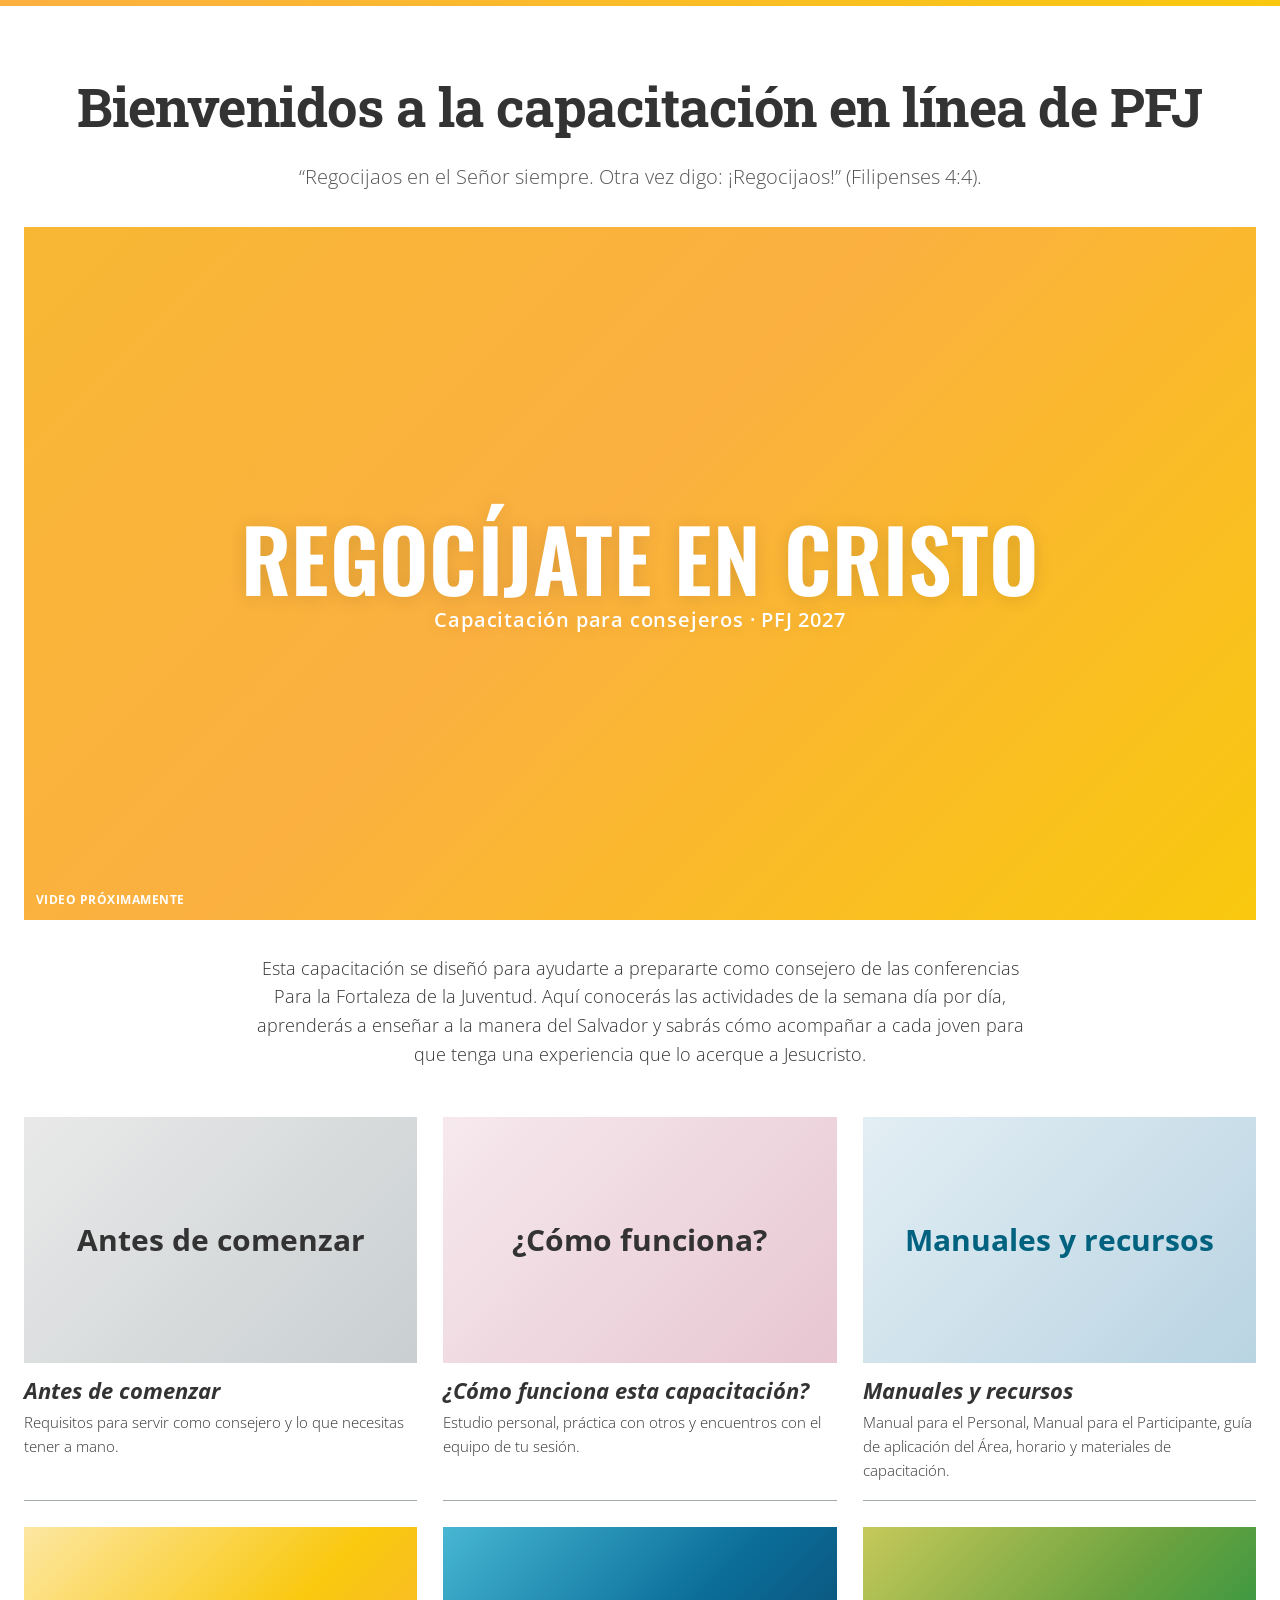
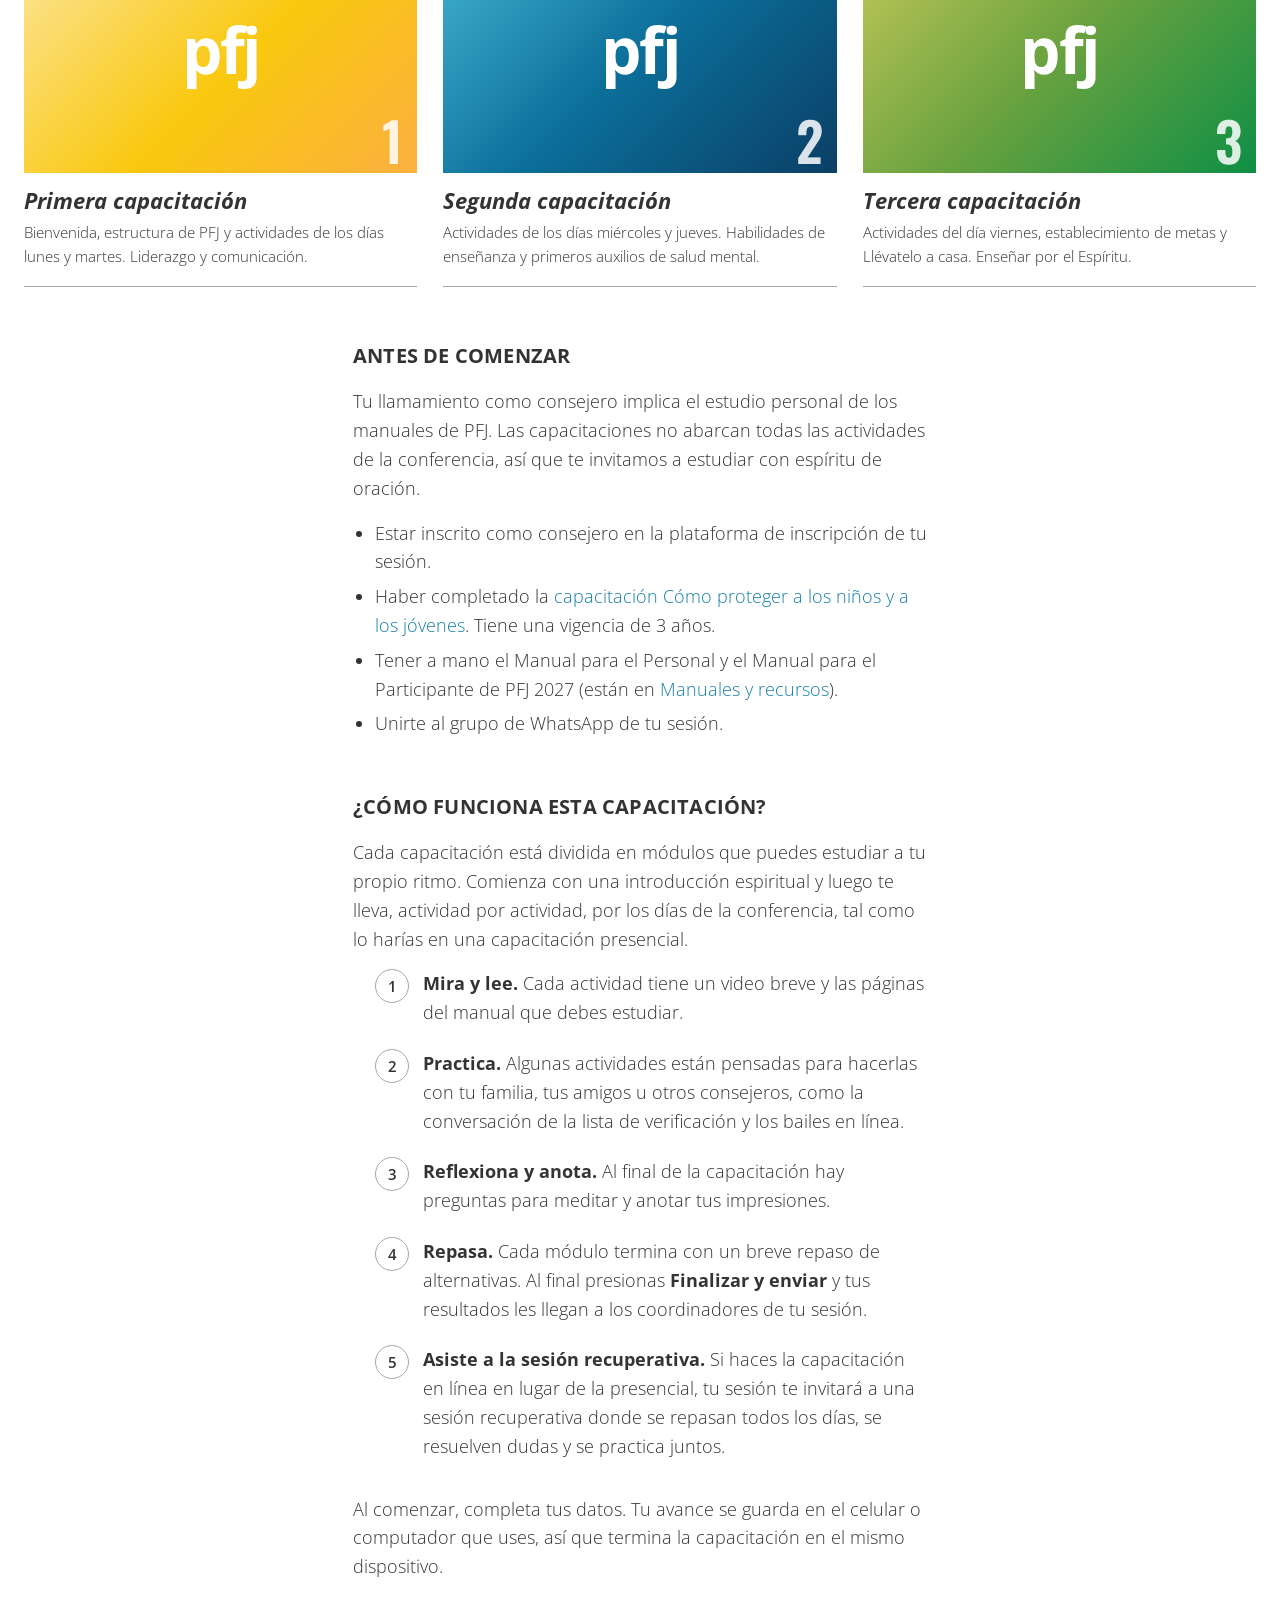
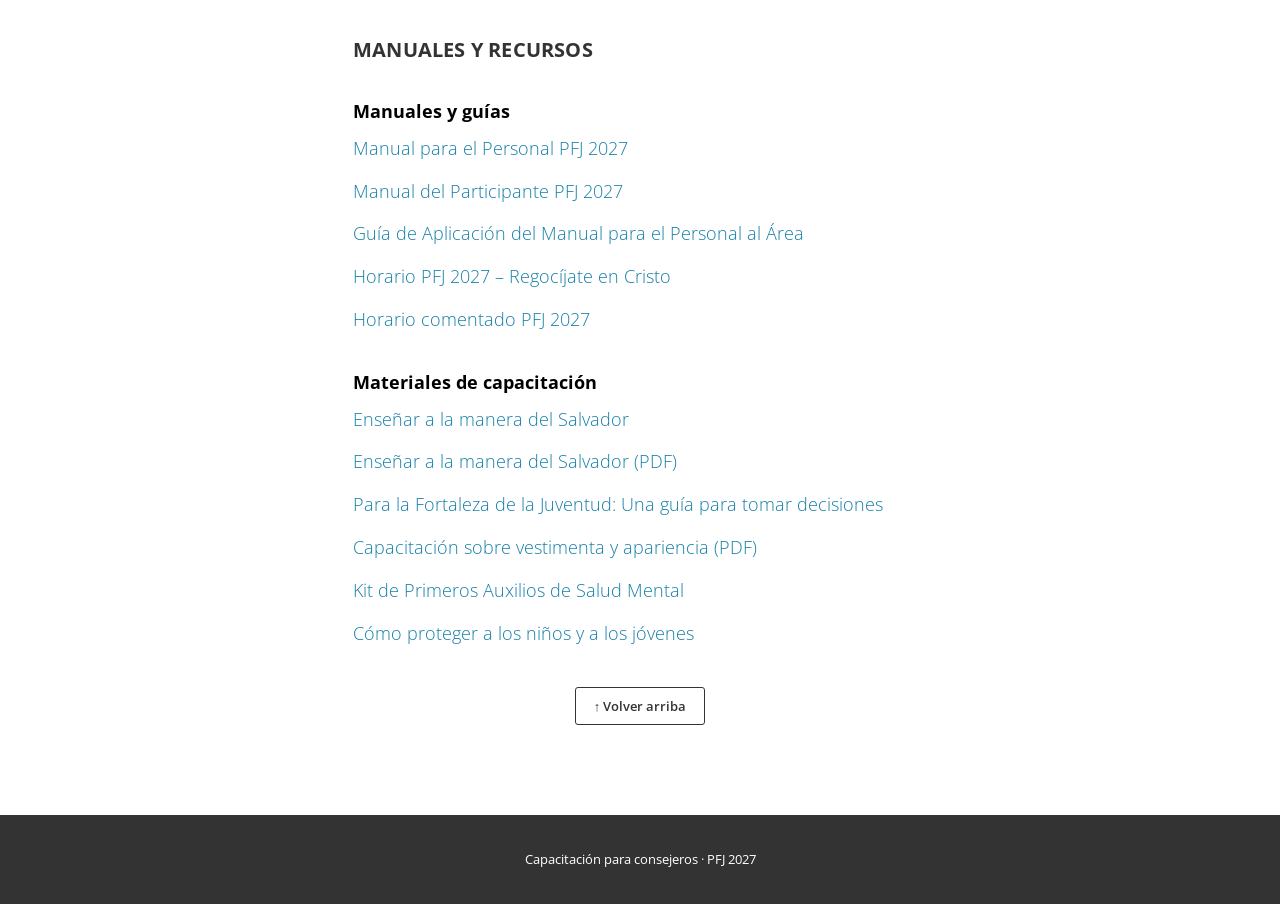
<file: index.html>
<!DOCTYPE html>
<html lang="es">
<head>
  <meta charset="utf-8">
  <meta name="viewport" content="width=device-width, initial-scale=1">
  <title>Capacitación PFJ</title>
  <meta name="description" content="Regocíjate en Cristo. Prepárate como consejero de PFJ 2027 a tu propio ritmo.">
  <meta property="og:type" content="website">
  <meta property="og:site_name" content="Capacitación PFJ 2027">
  <meta property="og:title" content="Capacitación en línea para consejeros · PFJ 2027">
  <meta property="og:description" content="Regocíjate en Cristo. Prepárate como consejero de PFJ 2027 a tu propio ritmo.">
  <meta property="og:url" content="https://pfj-sudamerica-sur.github.io/">
  <meta property="og:image" content="https://pfj-sudamerica-sur.github.io/capacitacion-online/img/miniatura.jpg">
  <meta property="og:image:width" content="1200">
  <meta property="og:image:height" content="630">
  <meta property="og:image:alt" content="Capacitación en línea para consejeros · PFJ 2027">
  <meta name="twitter:card" content="summary_large_image">
  <meta http-equiv="refresh" content="0; url=capacitacion-online/">
  <link rel="canonical" href="capacitacion-online/">
</head>
<body>
  <p>Redirigiendo a la <a href="capacitacion-online/">capacitación</a>…</p>
</body>
</html>
</file>
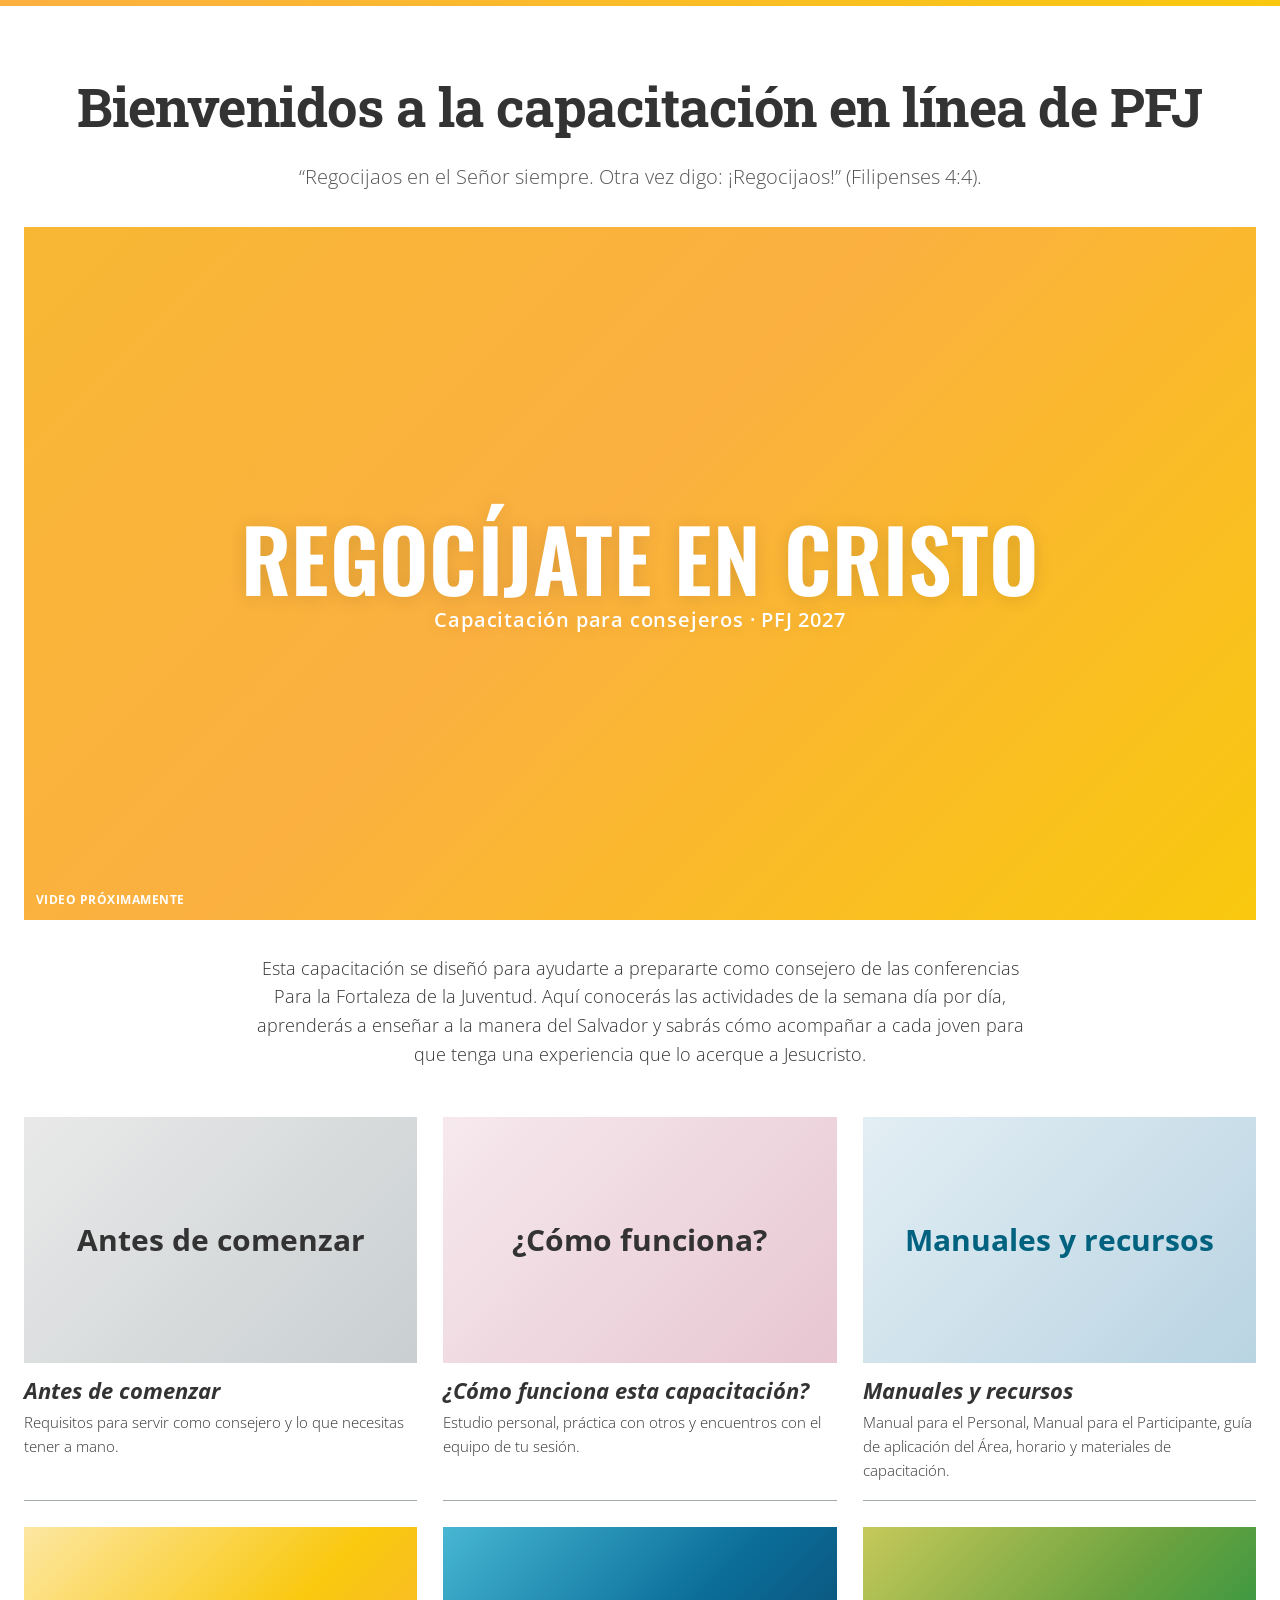
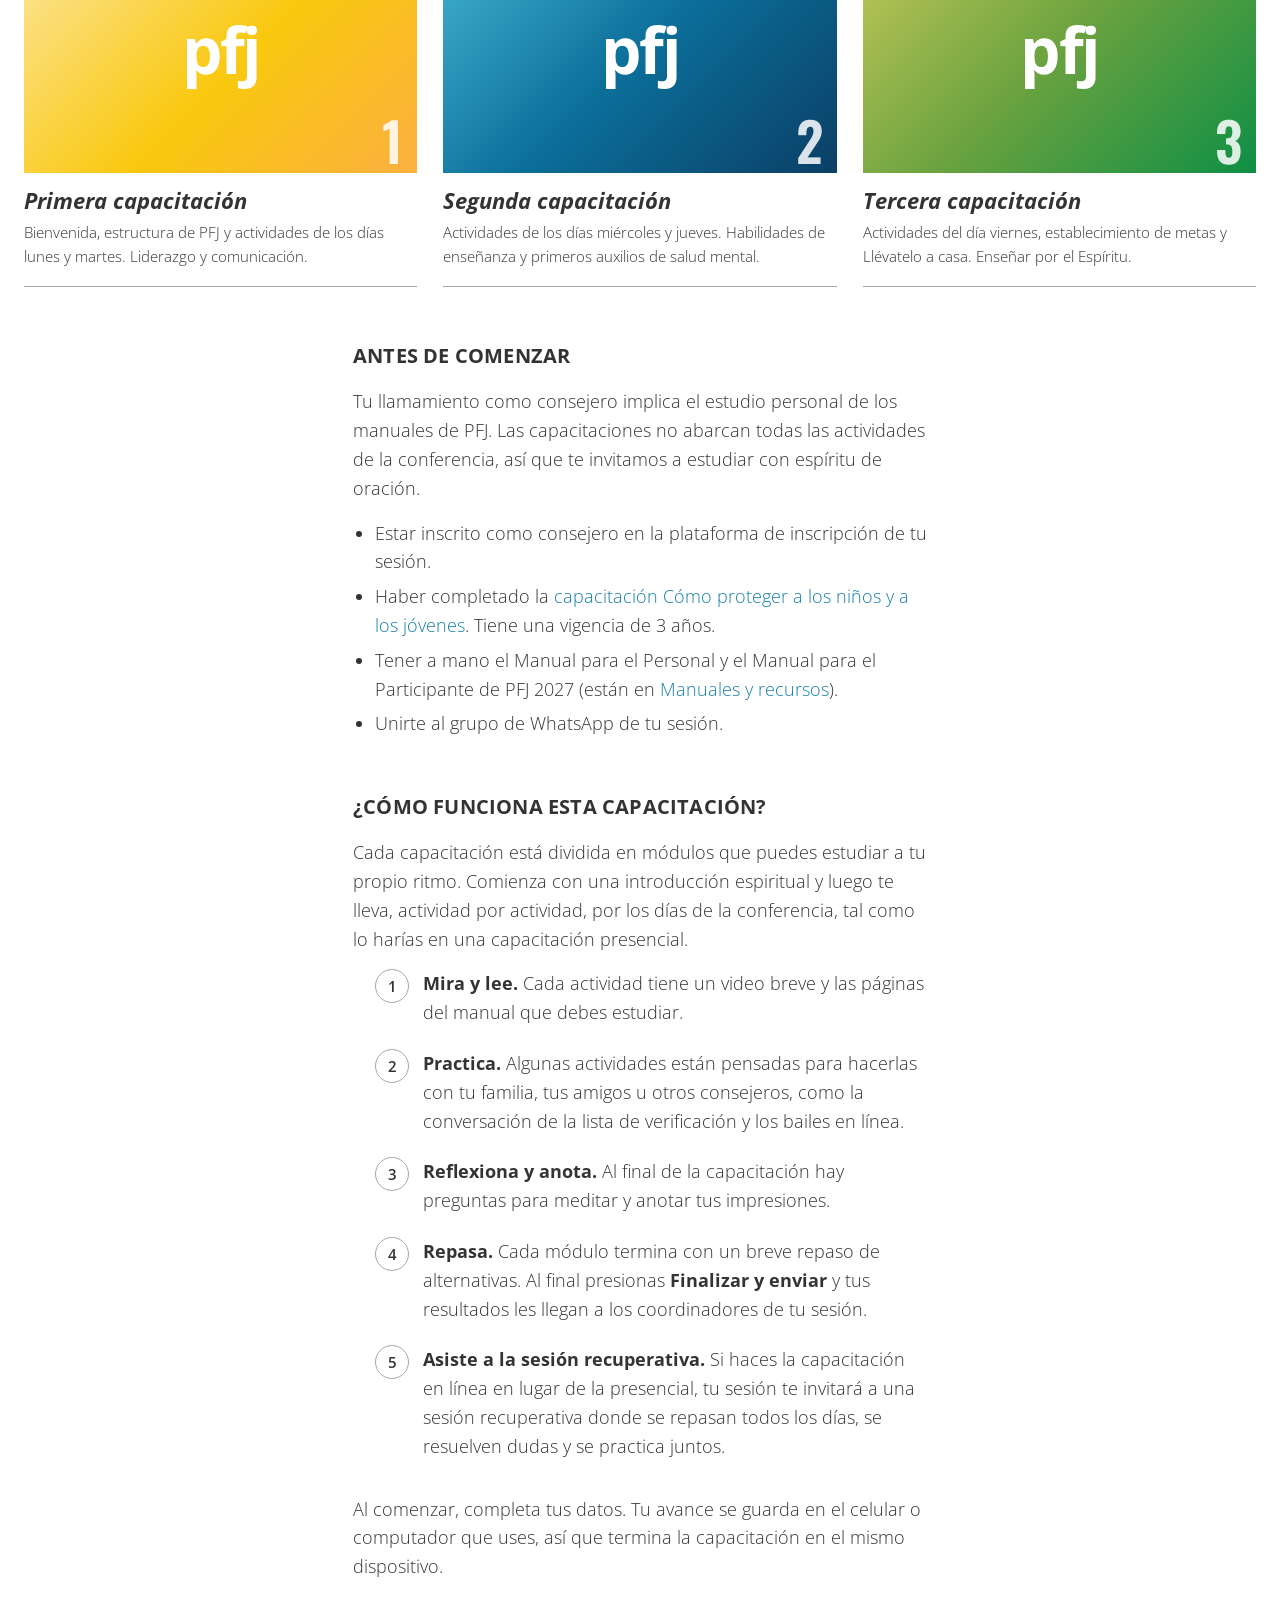
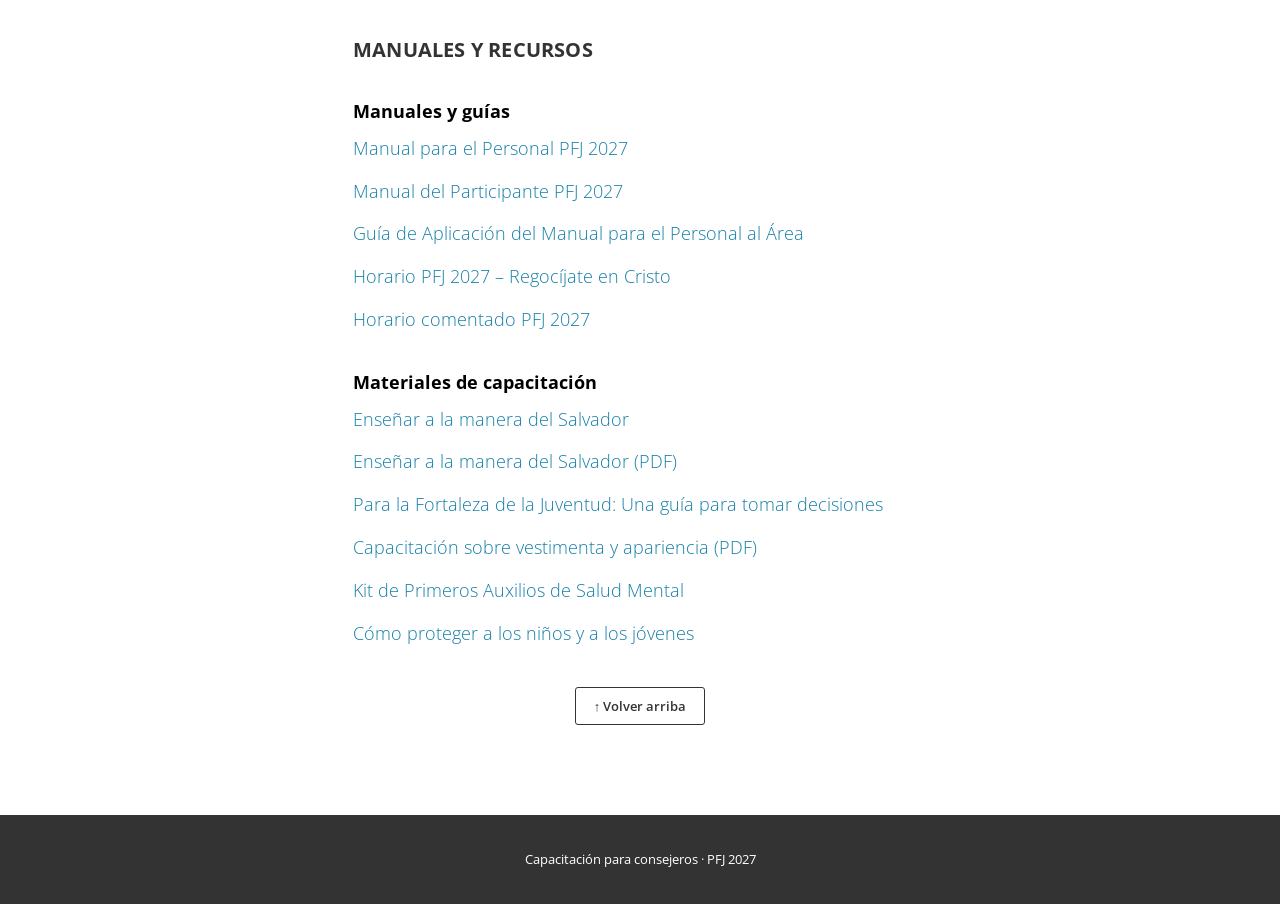
<file: capacitacion-online/index.html>
<!DOCTYPE html>
<html lang="es">
<head>
<meta charset="utf-8">
<meta name="viewport" content="width=device-width, initial-scale=1">
<title>Bienvenidos a la capacitación en línea de PFJ</title>
<meta name="description" content="Regocíjate en Cristo. Prepárate como consejero de PFJ 2027 a tu propio ritmo.">
<meta property="og:type" content="website">
<meta property="og:site_name" content="Capacitación PFJ 2027">
<meta property="og:title" content="Capacitación en línea para consejeros · PFJ 2027">
<meta property="og:description" content="Regocíjate en Cristo. Prepárate como consejero de PFJ 2027 a tu propio ritmo.">
<meta property="og:url" content="https://pfj-sudamerica-sur.github.io/capacitacion-online/">
<meta property="og:image" content="https://pfj-sudamerica-sur.github.io/capacitacion-online/img/miniatura.jpg">
<meta property="og:image:width" content="1200">
<meta property="og:image:height" content="630">
<meta property="og:image:alt" content="Capacitación en línea para consejeros · PFJ 2027">
<meta name="twitter:card" content="summary_large_image">
<link rel="stylesheet" href="estilos.css?v=3">
</head>
<body>

<div class="barra-sup"></div>

<main>
  <div class="titulo-bloque">
    <h1>Bienvenidos a la capacitación en línea de PFJ</h1>
    <p class="cita">“Regocijaos en el Señor siempre. Otra vez digo: ¡Regocijaos!” (Filipenses 4:4).</p>
  </div>

  <div class="ancho">
    <div class="video" data-video="bienvenida-general">
      <div class="poster poster--hero">
        <div class="poster__texto">Regocíjate en Cristo<span class="poster__sub">Capacitación para consejeros · PFJ 2027</span></div>
        <button class="reproducir" aria-label="Reproducir video de bienvenida"></button>
      </div>
    </div>

    <div class="intro-texto">
      <p>Esta capacitación se diseñó para ayudarte a prepararte como consejero de las conferencias Para la Fortaleza de la Juventud. Aquí conocerás las actividades de la semana día por día, aprenderás a enseñar a la manera del Salvador y sabrás cómo acompañar a cada joven para que tenga una experiencia que lo acerque a Jesucristo.</p>
    </div>

    <!-- Primero lo general (de izquierda a derecha), luego las tres capacitaciones -->
    <div class="mosaico">
      <article class="ficha">
        <a href="#antes"><div class="ficha__img img-a"><span class="pfj">Antes de comenzar</span></div></a>
        <h3><a href="#antes">Antes de comenzar</a></h3>
        <p>Requisitos para servir como consejero y lo que necesitas tener a mano.</p>
      </article>
      <article class="ficha">
        <a href="#como"><div class="ficha__img img-b"><span class="pfj">¿Cómo funciona?</span></div></a>
        <h3><a href="#como">¿Cómo funciona esta capacitación?</a></h3>
        <p>Estudio personal, práctica con otros y encuentros con el equipo de tu sesión.</p>
      </article>
      <article class="ficha">
        <a href="#recursos"><div class="ficha__img img-c"><span class="pfj">Manuales y recursos</span></div></a>
        <h3><a href="#recursos">Manuales y recursos</a></h3>
        <p>Manual para el Personal, Manual para el Participante, guía de aplicación del Área, horario y materiales de capacitación.</p>
      </article>
      <article class="ficha">
        <a href="capacitacion-1.html"><div class="ficha__img img-1"><span class="pfj">pfj</span><span class="num">1</span></div></a>
        <h3><a href="capacitacion-1.html">Primera capacitación</a></h3>
        <p>Bienvenida, estructura de PFJ y actividades de los días lunes y martes. Liderazgo y comunicación.</p>
      </article>
      <article class="ficha">
        <a href="capacitacion-2.html"><div class="ficha__img img-2"><span class="pfj">pfj</span><span class="num">2</span></div></a>
        <h3><a href="capacitacion-2.html">Segunda capacitación</a></h3>
        <p>Actividades de los días miércoles y jueves. Habilidades de enseñanza y primeros auxilios de salud mental.</p>
      </article>
      <article class="ficha">
        <a href="capacitacion-3.html"><div class="ficha__img img-3"><span class="pfj">pfj</span><span class="num">3</span></div></a>
        <h3><a href="capacitacion-3.html">Tercera capacitación</a></h3>
        <p>Actividades del día viernes, establecimiento de metas y Llévatelo a casa. Enseñar por el Espíritu.</p>
      </article>
    </div>
  </div>

  <div class="columna">
    <section class="seccion" id="antes">
      <h2>Antes de comenzar</h2>
      <p>Tu llamamiento como consejero implica el estudio personal de los manuales de PFJ. Las capacitaciones no abarcan todas las actividades de la conferencia, así que te invitamos a estudiar con espíritu de oración.</p>
      <ul>
        <li>Estar inscrito como consejero en la plataforma de inscripción de tu sesión.</li>
        <li>Haber completado la <a href="https://www.churchofjesuschrist.org/callings/church-safety-and-health/protecting-children-and-youth?lang=spa" target="_blank" rel="noopener">capacitación Cómo proteger a los niños y a los jóvenes</a>. Tiene una vigencia de 3 años.</li>
        <li>Tener a mano el Manual para el Personal y el Manual para el Participante de PFJ 2027 (están en <a href="#recursos">Manuales y recursos</a>).</li>
        <li>Unirte al grupo de WhatsApp de tu sesión.</li>
      </ul>
    </section>

    <section class="seccion" id="como">
      <h2>¿Cómo funciona esta capacitación?</h2>
      <p>Cada capacitación está dividida en módulos que puedes estudiar a tu propio ritmo. Comienza con una introducción espiritual y luego te lleva, actividad por actividad, por los días de la conferencia, tal como lo harías en una capacitación presencial.</p>
      <ol class="pasos">
        <li><b>Mira y lee.</b> Cada actividad tiene un video breve y las páginas del manual que debes estudiar.</li>
        <li><b>Practica.</b> Algunas actividades están pensadas para hacerlas con tu familia, tus amigos u otros consejeros, como la conversación de la lista de verificación y los bailes en línea.</li>
        <li><b>Reflexiona y anota.</b> Al final de la capacitación hay preguntas para meditar y anotar tus impresiones.</li>
        <li><b>Repasa.</b> Cada módulo termina con un breve repaso de alternativas. Al final presionas <b>Finalizar y enviar</b> y tus resultados les llegan a los coordinadores de tu sesión.</li>
        <li><b>Asiste a la sesión recuperativa.</b> Si haces la capacitación en línea en lugar de la presencial, tu sesión te invitará a una sesión recuperativa donde se repasan todos los días, se resuelven dudas y se practica juntos.</li>
      </ol>
      <p>Al comenzar, completa tus datos. Tu avance se guarda en el celular o computador que uses, así que termina la capacitación en el mismo dispositivo.</p>
    </section>

    <section class="seccion recursos" id="recursos">
      <h2>Manuales y recursos</h2>
      <h3>Manuales y guías</h3>
      <p><a href="https://drive.google.com/file/d/1gMMJwdW0VMMgAQ35rD9IWb-vpWbddcn7/view" target="_blank" rel="noopener">Manual para el Personal PFJ 2027</a></p>
      <p><a href="https://drive.google.com/file/d/1OS5hASzBE1O5YT9IC5XLMLdDh74hc2f5/view" target="_blank" rel="noopener">Manual del Participante PFJ 2027</a></p>
      <p><a href="https://drive.google.com/file/d/1RaNx11VzeKn9syxfIcDFV1O0mD9TjqjN/view" target="_blank" rel="noopener">Guía de Aplicación del Manual para el Personal al Área</a></p>
      <p><a href="https://drive.google.com/file/d/1ayYkU77bxAWslm8fJIi05kfkw4kbztsv/view" target="_blank" rel="noopener">Horario PFJ 2027 – Regocíjate en Cristo</a></p>
      <p><a href="https://drive.google.com/file/d/1_ZmeIhQIKHLMObAGilvFwir2xfRj30LJ/view" target="_blank" rel="noopener">Horario comentado PFJ 2027</a></p>
      <h3>Materiales de capacitación</h3>
      <p><a href="https://www.churchofjesuschrist.org/study/manual/teaching-in-the-saviors-way-2022?lang=spa" target="_blank" rel="noopener">Enseñar a la manera del Salvador</a></p>
      <p><a href="https://drive.google.com/file/d/1ln4mFB7mW29A1eeXo-IN8y84mGNq8Tl_/view" target="_blank" rel="noopener">Enseñar a la manera del Salvador (PDF)</a></p>
      <p><a href="https://www.churchofjesuschrist.org/study/manual/for-the-strength-of-youth?lang=spa" target="_blank" rel="noopener">Para la Fortaleza de la Juventud: Una guía para tomar decisiones</a></p>
      <p><a href="https://drive.google.com/file/d/1r3qxZNEATlZR-fgJkV6bLsKsZWX1RQYC/view" target="_blank" rel="noopener">Capacitación sobre vestimenta y apariencia (PDF)</a></p>
      <p><a href="https://drive.google.com/file/d/1W20gHPFkH7GxolqbSm8Wpdt2u8NhHeDE/view" target="_blank" rel="noopener">Kit de Primeros Auxilios de Salud Mental</a></p>
      <p><a href="https://www.churchofjesuschrist.org/callings/church-safety-and-health/protecting-children-and-youth?lang=spa" target="_blank" rel="noopener">Cómo proteger a los niños y a los jóvenes</a></p>
    </section>

    <p style="text-align:center; margin-top:40px;"><a class="boton-borde" href="#" onclick="window.scrollTo({top:0, behavior:'smooth'}); return false;" style="display:inline-block; padding:9px 18px; text-decoration:none;">↑ Volver arriba</a></p>
  </div>
</main>

<footer class="pie">Capacitación para consejeros · PFJ 2027</footer>
<script src="app.js?v=3"></script>
</body>
</html>
</file>
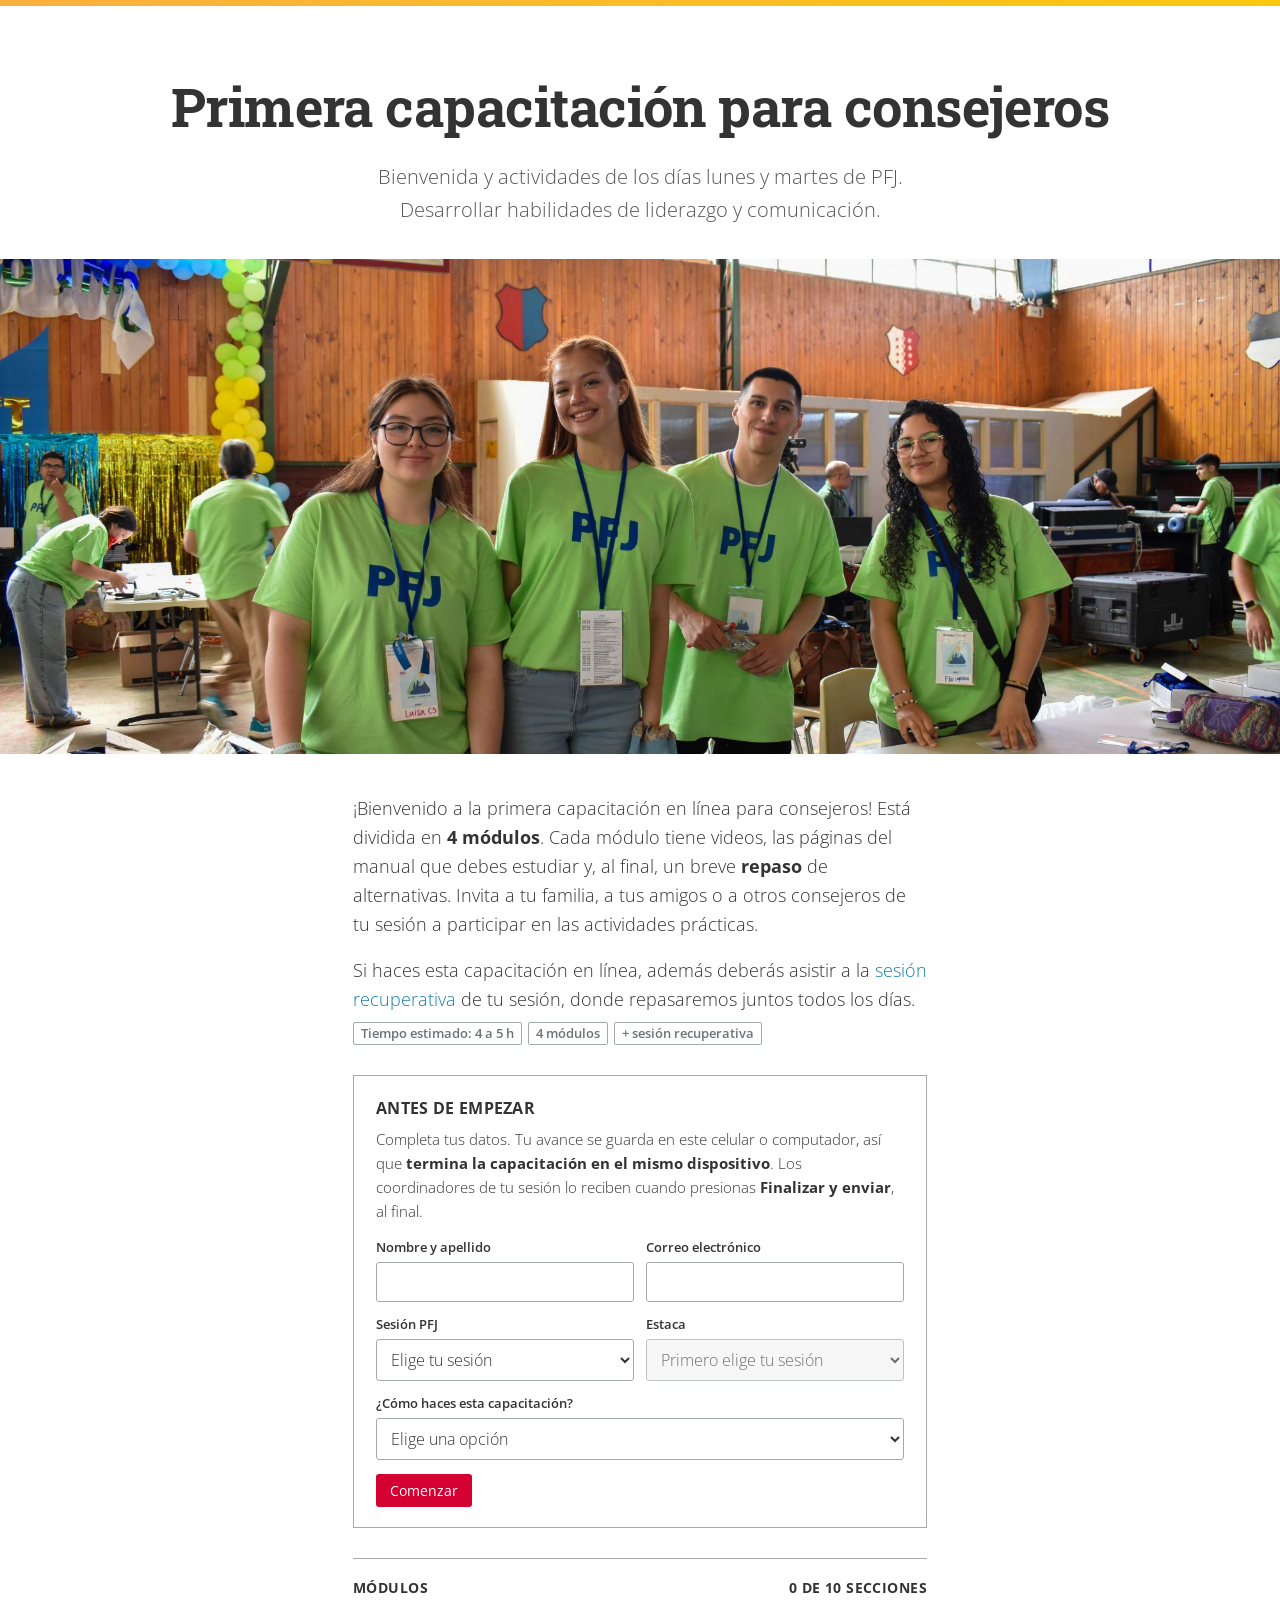
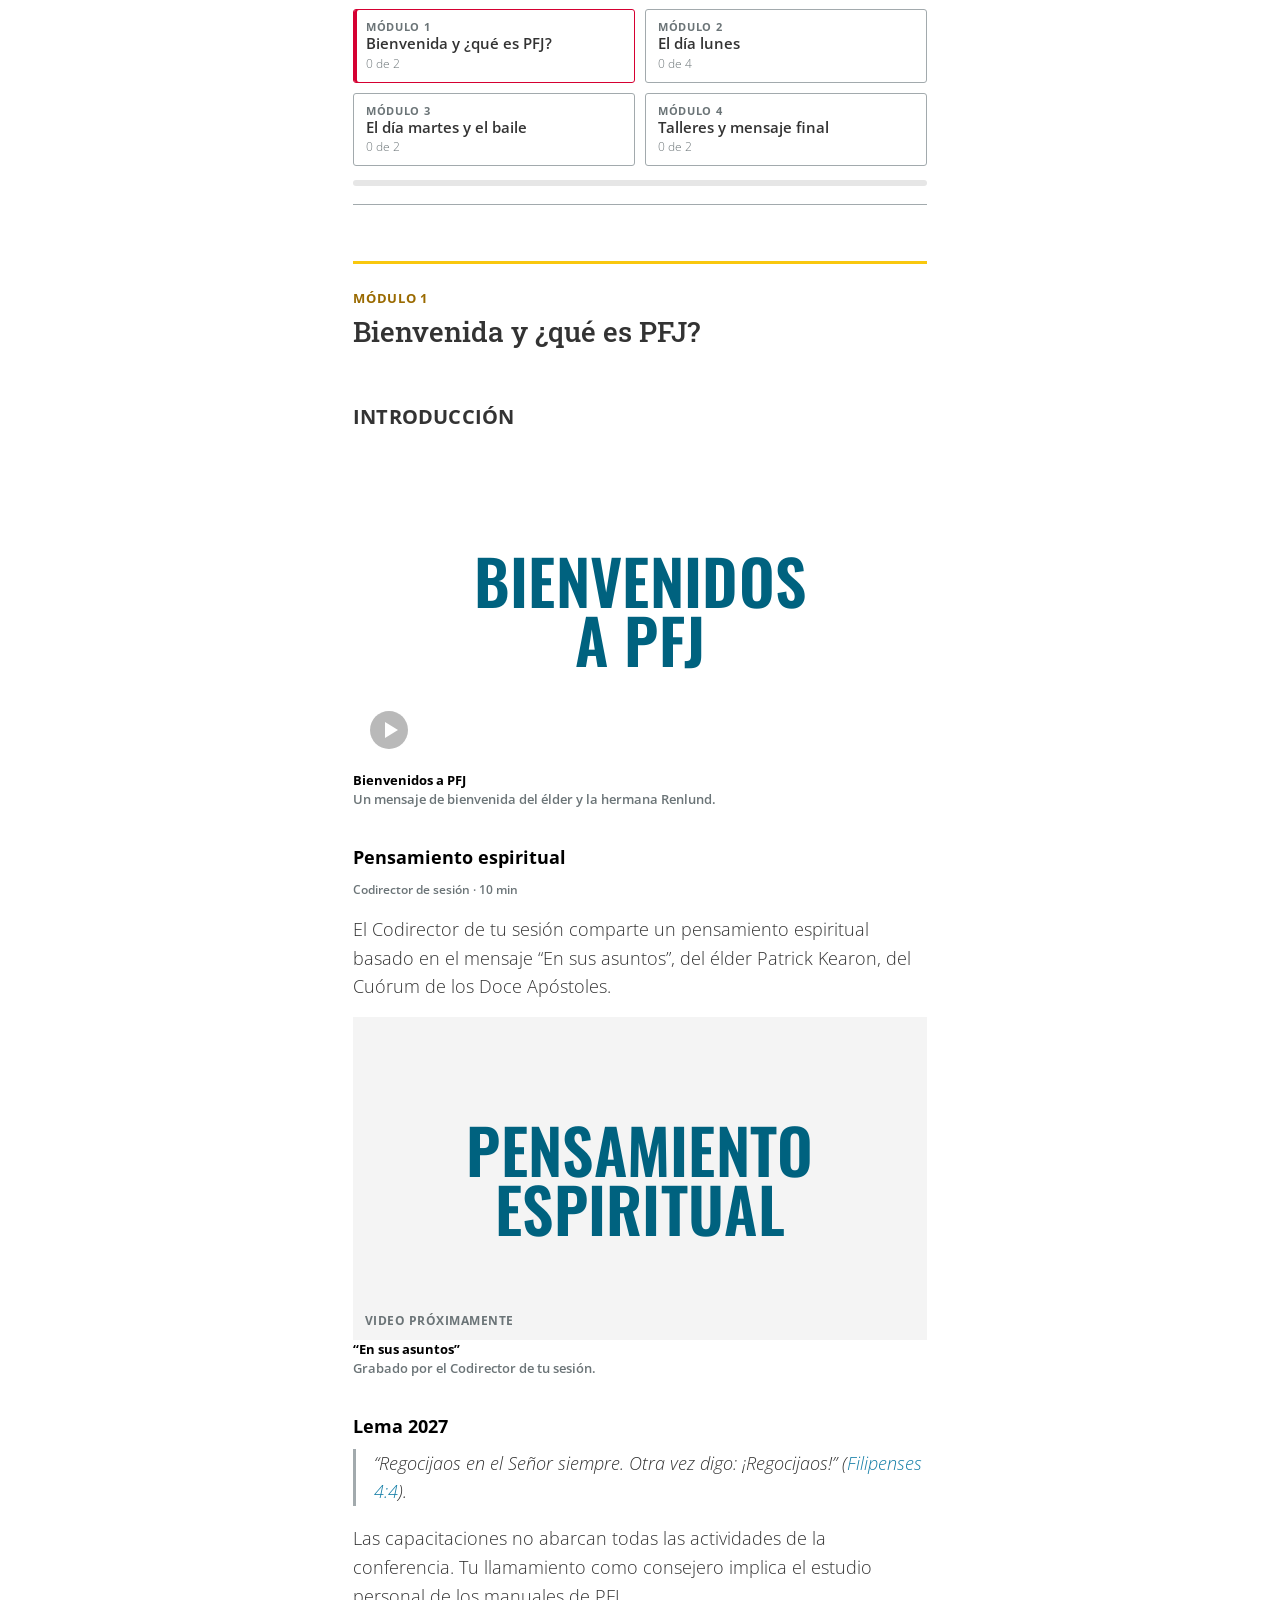
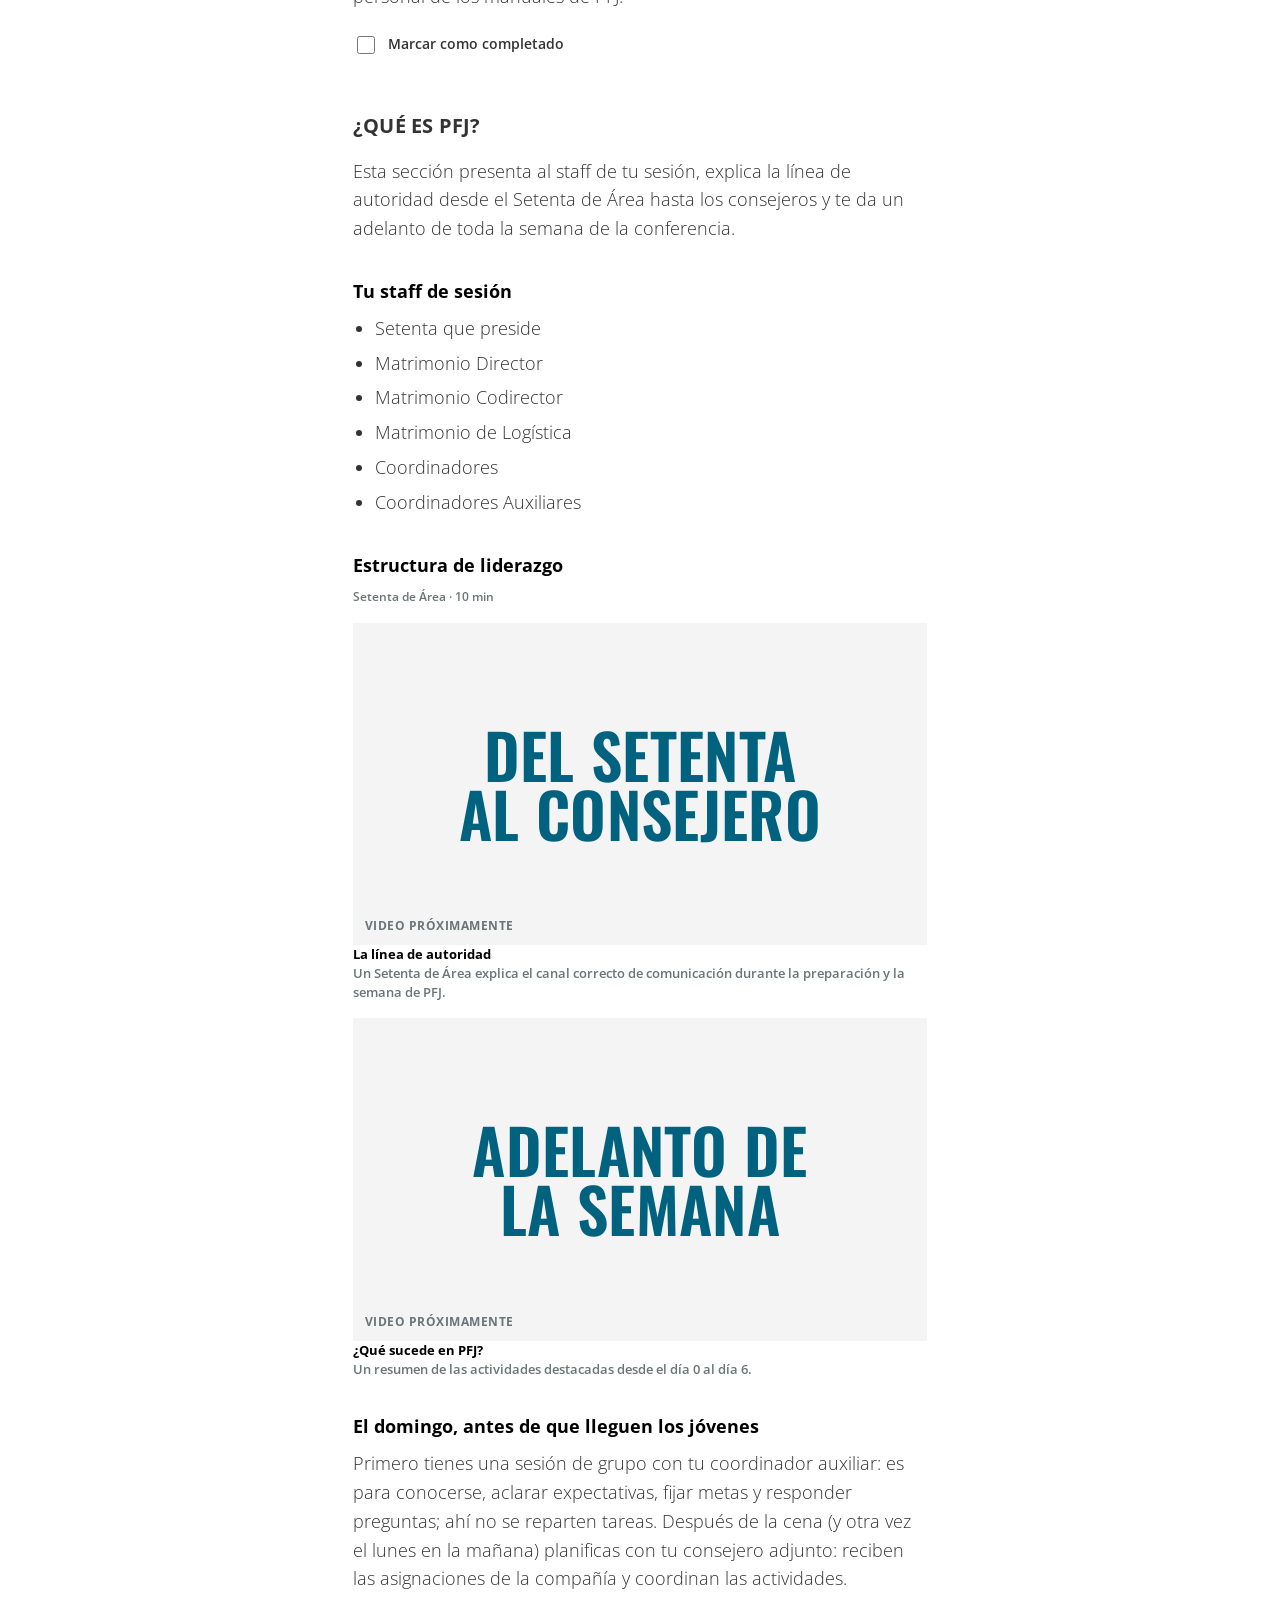
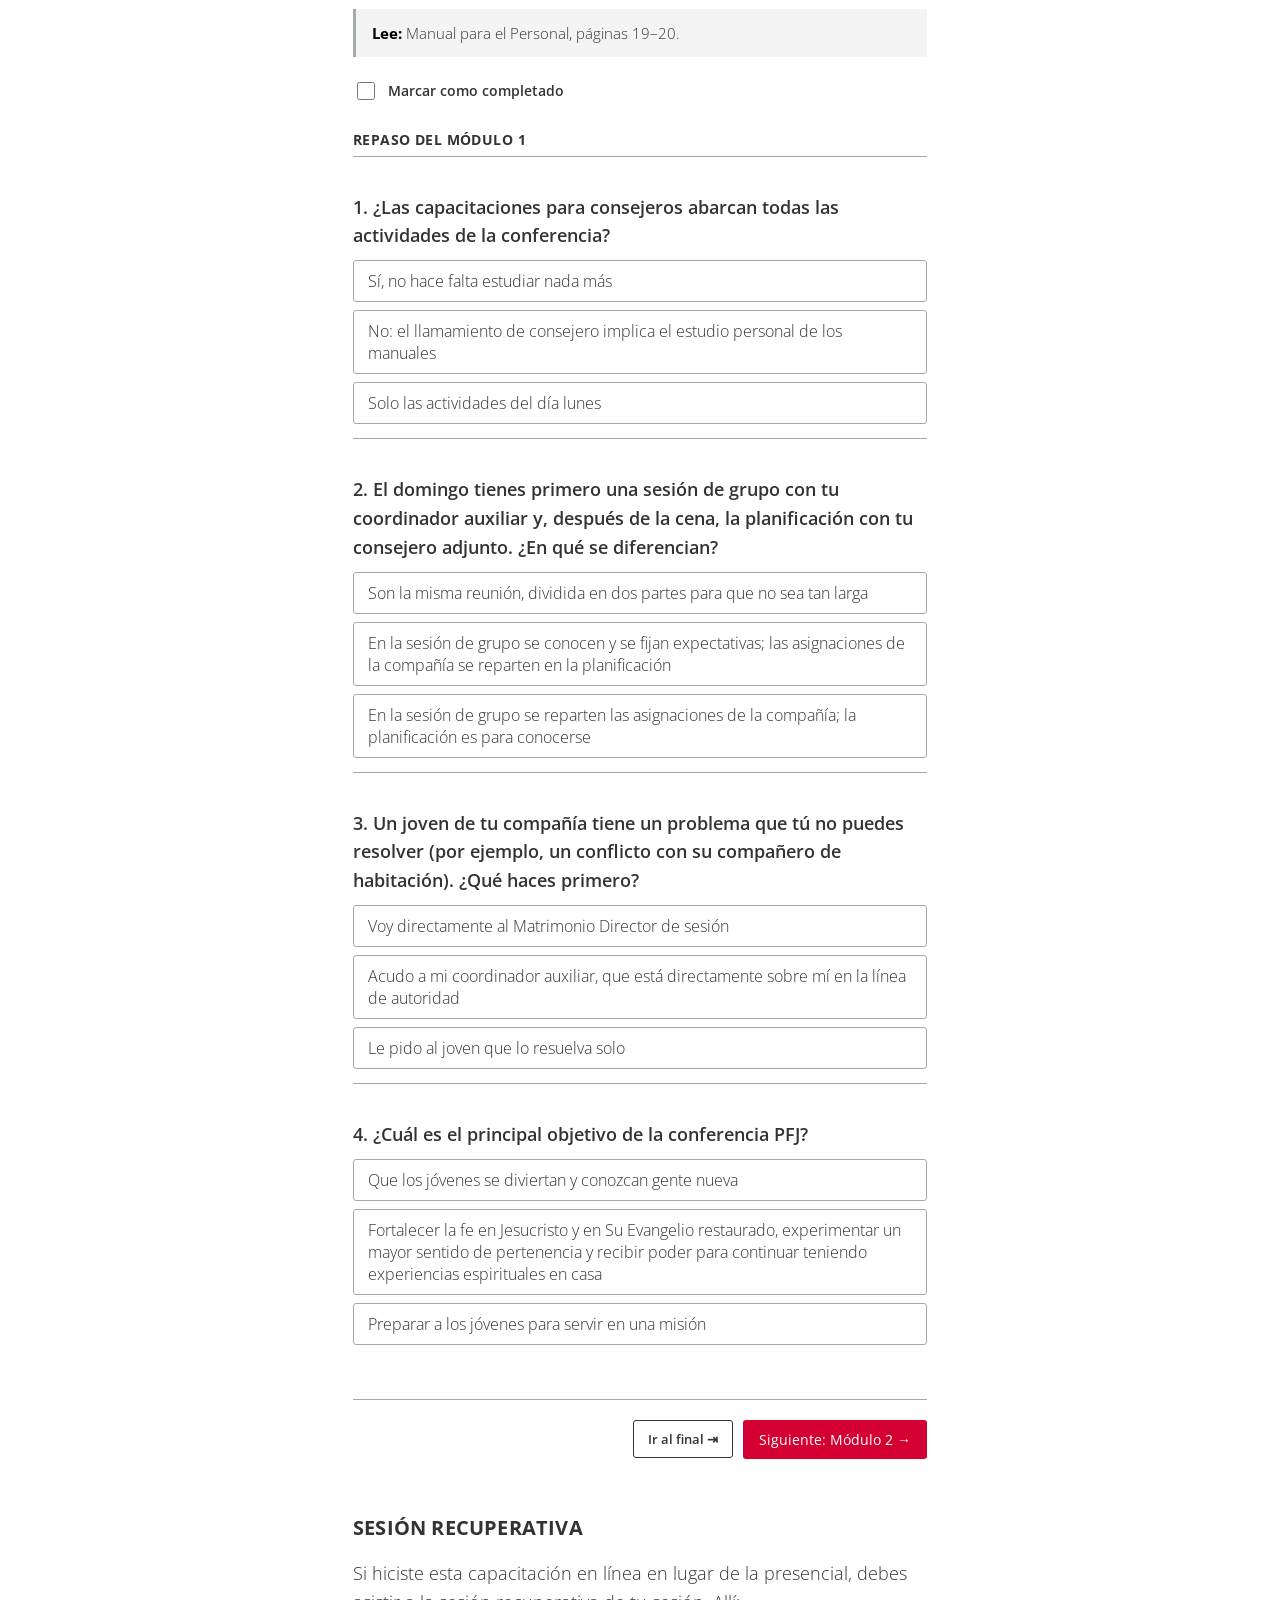
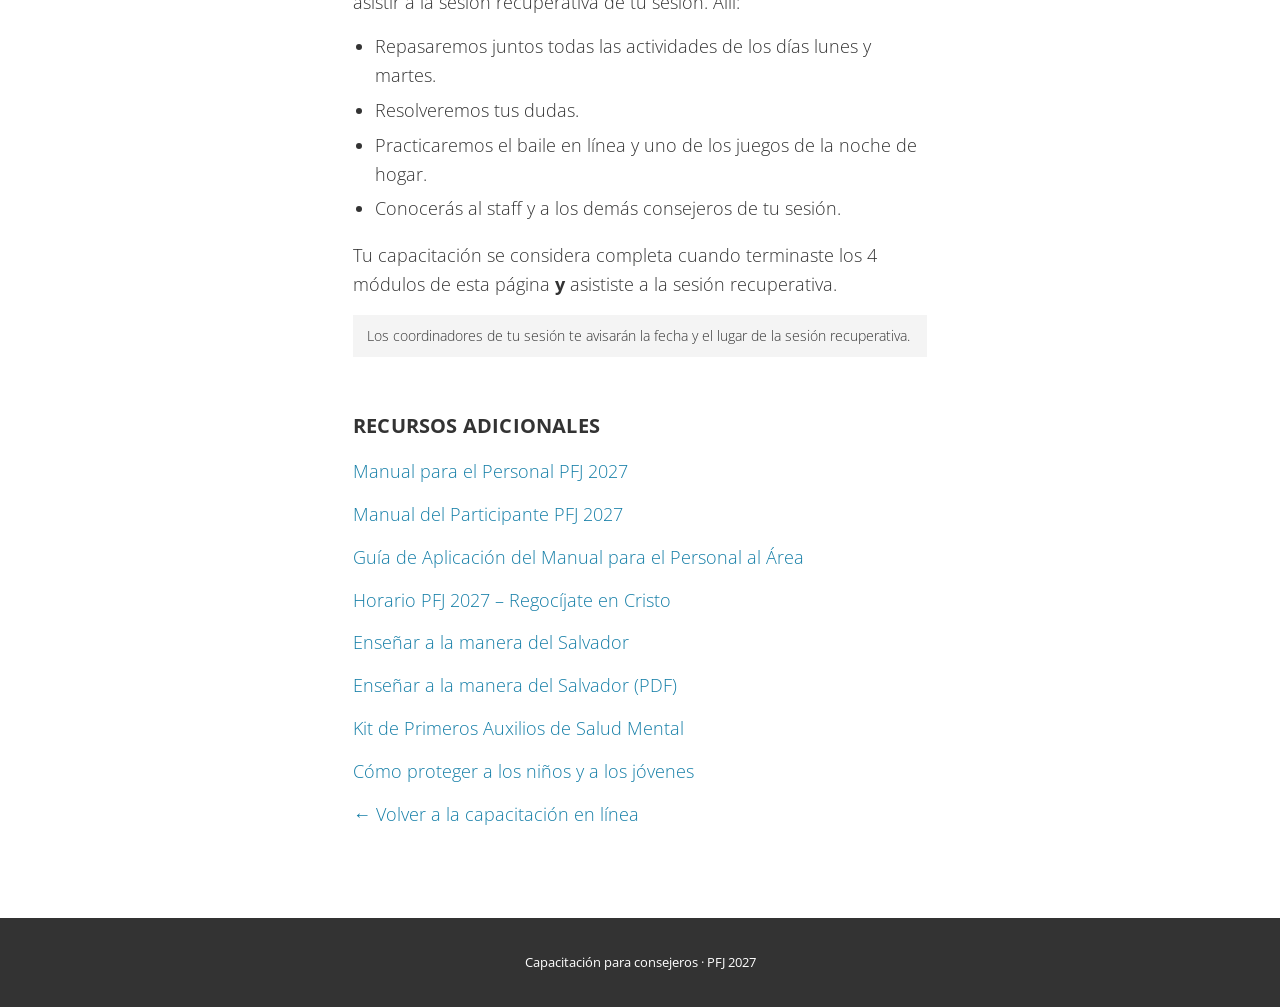
<file: capacitacion-online/capacitacion-1.html>
<!DOCTYPE html>
<html lang="es">
<head>
<meta charset="utf-8">
<meta name="viewport" content="width=device-width, initial-scale=1">
<title>Primera capacitación para consejeros · PFJ 2027</title>
<meta name="description" content="Bienvenida, estructura de PFJ y actividades de los días lunes y martes.">
<meta property="og:type" content="website">
<meta property="og:site_name" content="Capacitación PFJ 2027">
<meta property="og:title" content="Primera capacitación para consejeros · PFJ 2027">
<meta property="og:description" content="Bienvenida, estructura de PFJ y actividades de los días lunes y martes.">
<meta property="og:url" content="https://pfj-sudamerica-sur.github.io/capacitacion-online/capacitacion-1.html">
<meta property="og:image" content="https://pfj-sudamerica-sur.github.io/capacitacion-online/img/miniatura-1.jpg">
<meta property="og:image:width" content="1200">
<meta property="og:image:height" content="630">
<meta property="og:image:alt" content="Primera capacitación para consejeros · PFJ 2027">
<meta name="twitter:card" content="summary_large_image">
<link rel="stylesheet" href="estilos.css?v=3">
</head>
<body>
<div class="barra-sup"></div>

<main>
  <div class="titulo-bloque">
    <h1>Primera capacitación para consejeros</h1>
    <p class="cita">Bienvenida y actividades de los días lunes y martes de PFJ.<br>Desarrollar habilidades de liderazgo y comunicación.</p>
  </div>

  <figure class="foto-portada">
    <img src="img/foto-capacitacion-1.jpg" alt="Consejeros de PFJ con polera verde sonriendo junto a una mesa con colaciones" width="2000" height="1333">
  </figure>

  <div class="columna">
    <p>¡Bienvenido a la primera capacitación en línea para consejeros! Está dividida en <b>4 módulos</b>. Cada módulo tiene videos, las páginas del manual que debes estudiar y, al final, un breve <b>repaso</b> de alternativas. Invita a tu familia, a tus amigos o a otros consejeros de tu sesión a participar en las actividades prácticas.</p>
    <p>Si haces esta capacitación en línea, además deberás asistir a la <a href="#sesion-recuperativa">sesión recuperativa</a> de tu sesión, donde repasaremos juntos todos los días.</p>
    <p class="meta"><span class="etq">Tiempo estimado: 4 a 5 h</span><span class="etq">4 módulos</span><span class="etq">+ sesión recuperativa</span></p>

    <!-- Registro -->
    <section class="registro" id="registro">
      <h2>Antes de empezar</h2>
      <p>Completa tus datos. Tu avance se guarda en este celular o computador, así que <b>termina la capacitación en el mismo dispositivo</b>. Los coordinadores de tu sesión lo reciben cuando presionas <b>Finalizar y enviar</b>, al final.</p>
      <form id="reg-form">
        <div class="campos">
          <label>Nombre y apellido<input name="nombre" required autocomplete="name"></label>
          <label>Correo electrónico<input name="correo" type="email" required autocomplete="email"></label>
          <label>Sesión PFJ<select name="sesion" id="reg-sesion" required><option value="">Cargando sesiones…</option></select></label>
          <label>Estaca<select name="estaca" id="reg-estaca" required disabled><option value="">Primero elige tu sesión</option></select></label>
          <label class="campo-ancho" id="reg-estaca-otra-campo" hidden>Escribe el nombre de tu estaca<input name="estacaOtra" id="reg-estaca-otra" placeholder="Por ejemplo: Estaca de Santiago Chile Ñuñoa"></label>
          <label class="campo-ancho">¿Cómo haces esta capacitación?
            <select name="modalidad" required>
              <option value="">Elige una opción</option>
              <option>En línea, en lugar de la presencial</option>
              <option>En línea, como repaso (asistí a la presencial)</option>
            </select></label>
        </div>
        <button class="boton-rojo" type="submit">Comenzar</button>
      </form>
      <p class="registro__saludo">Registrado como <b id="reg-nombre-saludo"></b>. <button type="button" id="reg-cambiar">Cambiar datos</button></p>
      <div class="info-sesion" data-info-sesion="contacto"></div>
    </section>

    <!-- Índice por módulos -->
    <nav class="indice" aria-label="Módulos de la capacitación">
      <p class="indice__titulo"><span>Módulos</span><span id="progreso-texto"></span></p>
      <div id="indice-modulos" class="indice-modulos"></div>
      <div class="barra"><span id="progreso-barra"></span></div>
    </nav>

    <!-- ================= MÓDULO 1 ================= -->
    <div class="modulo" data-modulo="1" id="modulo-1">
      <div class="modulo__cabecera"><span>Módulo 1</span><h2>Bienvenida y ¿qué es PFJ?</h2></div>

      <section class="seccion" id="introduccion" data-seccion>
        <h2>Introducción</h2>
        <div class="video" data-video="bienvenida-renlund">
          <div class="poster"><div class="poster__texto">Bienvenidos<br>a PFJ</div><button class="reproducir" aria-label="Reproducir"></button></div>
          <p class="video__pie"><b>Bienvenidos a PFJ</b><span>Un mensaje de bienvenida del élder y la hermana Renlund.</span></p>
        </div>
        <h3>Pensamiento espiritual</h3>
        <p class="video__quien">Codirector de sesión · 10 min</p>
        <p>El Codirector de tu sesión comparte un pensamiento espiritual basado en el mensaje “En sus asuntos”, del élder Patrick Kearon, del Cuórum de los Doce Apóstoles.</p>
        <div class="video" data-video="pensamiento-espiritual">
          <div class="poster"><div class="poster__texto">Pensamiento<br>espiritual</div><button class="reproducir" aria-label="Reproducir"></button></div>
          <p class="video__pie"><b>“En sus asuntos”</b><span>Grabado por el Codirector de tu sesión.</span></p>
        </div>
        <h3>Lema 2027</h3>
        <blockquote>“Regocijaos en el Señor siempre. Otra vez digo: ¡Regocijaos!” (<a href="https://www.churchofjesuschrist.org/study/scriptures/nt/philip/4?lang=spa&id=p4#p4" target="_blank" rel="noopener">Filipenses 4:4</a>).</blockquote>
        <p>Las capacitaciones no abarcan todas las actividades de la conferencia. Tu llamamiento como consejero implica el estudio personal de los manuales de PFJ.</p>
        <label class="completar"><input type="checkbox"> Marcar como completado</label>
      </section>

      <section class="seccion" id="que-es-pfj" data-seccion>
        <h2>¿Qué es PFJ?</h2>
        <p>Esta sección presenta al staff de tu sesión, explica la línea de autoridad desde el Setenta de Área hasta los consejeros y te da un adelanto de toda la semana de la conferencia.</p>
        <h3>Tu staff de sesión</h3>
        <div id="staff-sesion" class="staff">
          <ul>
            <li>Setenta que preside</li>
            <li>Matrimonio Director</li>
            <li>Matrimonio Codirector</li>
            <li>Matrimonio de Logística</li>
            <li>Coordinadores</li>
            <li>Coordinadores Auxiliares</li>
          </ul>
        </div>
        <h3>Estructura de liderazgo</h3>
        <p class="video__quien">Setenta de Área · 10 min</p>
        <div class="video" data-video="linea-autoridad">
          <div class="poster"><div class="poster__texto">Del Setenta<br>al consejero</div><button class="reproducir" aria-label="Reproducir"></button></div>
          <p class="video__pie"><b>La línea de autoridad</b><span>Un Setenta de Área explica el canal correcto de comunicación durante la preparación y la semana de PFJ.</span></p>
        </div>
        <div class="video" data-video="adelanto-semana">
          <div class="poster"><div class="poster__texto">Adelanto de<br>la semana</div><button class="reproducir" aria-label="Reproducir"></button></div>
          <p class="video__pie"><b>¿Qué sucede en PFJ?</b><span>Un resumen de las actividades destacadas desde el día 0 al día 6.</span></p>
        </div>
        <h3>El domingo, antes de que lleguen los jóvenes</h3>
        <p>Primero tienes una sesión de grupo con tu coordinador auxiliar: es para conocerse, aclarar expectativas, fijar metas y responder preguntas; ahí no se reparten tareas. Después de la cena (y otra vez el lunes en la mañana) planificas con tu consejero adjunto: reciben las asignaciones de la compañía y coordinan las actividades.</p>
        <p class="lee"><b>Lee:</b> Manual para el Personal, páginas 19–20.</p>
        <label class="completar"><input type="checkbox"> Marcar como completado</label>
      </section>

      <div class="repaso" data-modulo-repaso="1"></div>
      <div class="modulo__nav"></div>
    </div>

    <!-- ================= MÓDULO 2 ================= -->
    <div class="modulo" data-modulo="2" id="modulo-2">
      <div class="modulo__cabecera"><span>Módulo 2</span><h2>El día lunes</h2></div>

      <section class="seccion" id="lunes" data-seccion>
        <h2>Llegada y Reúnete con tu consejero</h2>
        <p class="meta"><span class="etq">Coordinadores Auxiliares</span></p>
        <h3>Check-in</h3>
        <p>El propósito del check-in es darle a cada participante una bienvenida positiva y amigable, más allá de la logística. Si te dan una asignación durante la llegada, preséntate ante el Coordinador Auxiliar a cargo 30 minutos antes de que comience. Durante la llegada, pregúntale a cada participante si seguirá el menú regular o si necesita comida especial por motivos de salud durante toda la semana.</p>
        <p class="lee"><b>Lee:</b> Manual para el Personal, página 24.</p>
        <h3>Reúnete con tu consejero</h3>
        <div class="video" data-video="consejero">
          <div class="poster"><div class="poster__texto">Reúnete con<br>tu consejero</div><button class="reproducir" aria-label="Reproducir"></button></div>
          <p class="video__pie"><b>Reúnete con tu consejero</b><span>Una actividad de grupo, no de compañía.</span></p>
        </div>
        <ul>
          <li>Su propósito es establecer conexiones con los participantes y ayudarlos a captar la visión de la conferencia.</li>
          <li>Repasa con los jóvenes las normas de Conducta en las actividades de la Iglesia.</li>
          <li>Guía a los participantes a comprometerse siguiendo las “Explicaciones de la lista de verificación”.</li>
          <li>Aquí se dan las asignaciones de los devocionales matutinos de toda la semana.</li>
        </ul>
        <p class="lee"><b>Lee:</b> Manual para el Personal, páginas 2–3 y 25–28; Manual para el Participante, página 10.</p>
        <p><b>ACTIVIDAD:</b> con un familiar o amigo, simula la conversación de la lista de verificación como lo harías con un participante.</p>
        <label class="completar"><input type="checkbox"> Marcar como completado</label>
      </section>

      <section class="seccion" id="lunes-2" data-seccion>
        <h2>Compañía y orientación</h2>
        <h3>Reúnete con tu compañía</h3>
        <div class="video" data-video="compania">
          <div class="poster"><div class="poster__texto">Reúnete con<br>tu compañía</div><button class="reproducir" aria-label="Reproducir"></button></div>
          <p class="video__pie"><b>Reúnete con tu compañía</b><span>El objetivo principal es que los jóvenes se conozcan entre ellos.</span></p>
        </div>
        <ul>
          <li>Estudia con anticipación el discurso del élder Holland que se indica en el manual, para dirigir el análisis de la página 12 del Manual para el Participante.</li>
          <li>La actividad comienza con juegos para conocerse.</li>
          <li>Al final, los consejeros comparten con los jóvenes la escritura y el nombre de la compañía. <b>Los participantes no eligen el nombre: lo hacen sus consejeros.</b></li>
          <li>También les enseñas el verso cantado que creaste con tu consejero adjunto el lunes en la mañana. Es distinto del verso que los jóvenes prepararán el martes para la competencia.</li>
        </ul>
        <p class="lee"><b>Lee:</b> Manual para el Personal, páginas 29–31; Manual para el Participante, páginas 12–13; Guía de Aplicación al Área, sección 23.</p>
        <h3>Orientación</h3>
        <p>Su objetivo es entusiasmar a los jóvenes y presentar al staff de sesión. Durante la orientación:</p>
        <ul>
          <li>Los participantes ven el video de bienvenida del élder y la hermana Caussé.</li>
          <li>El Coordinador Auxiliar asignado explica el programa musical y anuncia horarios y lugares de ensayo.</li>
          <li>Se anima a los jóvenes a participar del espectáculo de variedades.</li>
          <li>Los consejeros bailan los bailes en línea.</li>
        </ul>
        <p class="lee"><b>Lee:</b> Manual para el Personal, páginas 31, 83, 96, 105 y 110.</p>
        <label class="completar"><input type="checkbox"> Marcar como completado</label>
      </section>

      <section class="seccion" id="noche-de-hogar" data-seccion>
        <h2>Noche de hogar y metas</h2>
        <div class="video" data-video="noche-de-hogar">
          <div class="poster"><div class="poster__texto">La noche<br>de hogar</div><button class="reproducir" aria-label="Reproducir"></button></div>
          <p class="video__pie"><b>Lección, juegos y metas</b><span>Siguiendo “Un modelo para el crecimiento”.</span></p>
        </div>
        <p>La noche de hogar incluye una lección, juegos y el establecimiento de metas. Los juegos se hacen por compañía; si el análisis de un juego toma demasiado tiempo, no lo apresures: un solo juego puede ser suficiente.</p>
        <p>Las metas que se fijan el lunes, de compañía y personales, son para la semana. Las metas de la compañía las deciden los jóvenes: tú solo guías el análisis. Las metas para la casa se van preparando cada noche en la parte “Llévatelo a casa” de Reflexiona y repasa, y se fijan el viernes.</p>
        <p class="lee"><b>Lee:</b> Manual para el Personal, páginas 32–37.</p>
        <label class="completar"><input type="checkbox"> Marcar como completado</label>
      </section>

      <section class="seccion" id="taller-1" data-seccion>
        <h2>Taller 1: Inclusión durante el check-in</h2>
        <p class="meta"><span class="etq">10 min</span><span class="etq">Matrimonio Codirector</span></p>
        <div class="video" data-video="taller-inclusion">
          <div class="poster"><div class="poster__texto">Inclusión<br>en el check-in</div><button class="reproducir" aria-label="Reproducir"></button></div>
          <p class="video__pie"><b>Taller 1</b><span>Impartido por el Matrimonio Codirector de tu sesión, encargado de Inclusión.</span></p>
        </div>
        <h3>Objetivo</h3>
        <p>Brindar a los consejeros criterios básicos para identificar situaciones que puedan requerir apoyo adicional durante el check-in, comprendiendo qué observar, cómo responder adecuadamente y cuándo comunicar la situación al Matrimonio Codirector.</p>
        <h3>Situaciones no informadas durante el check-in</h3>
        <p>Durante el proceso de check-in pueden presentarse jóvenes que requieran algún tipo de apoyo o acompañamiento especial y cuya situación no haya sido comunicada previamente al Matrimonio Codirector, encargado de Inclusión.</p>
        <p>En estos casos, los consejeros deberán estar atentos a posibles necesidades o circunstancias relevantes, registrar la información pertinente y comunicarla oportunamente al Matrimonio Codirector para su evaluación y seguimiento.</p>
        <p>Es posible que algunos jóvenes no figuren en la lista de Inclusión elaborada antes del inicio de PFJ por el Matrimonio Codirector. Sin embargo, esto no necesariamente significa que no requieran apoyo o consideraciones especiales.</p>
        <p>Por este motivo, es fundamental que cualquier situación identificada durante el check-in o a lo largo del día lunes sea comunicada oportunamente al Matrimonio Codirector, a fin de que pueda evaluarse y brindarse el acompañamiento correspondiente.</p>
        <h3>Logística de check-in</h3>
        <p>El Matrimonio Codirector, en su función de encargado de Inclusión, estará ubicado en la mesa de check-in con el listado de participantes que hayan informado previamente alguna condición, necesidad o circunstancia que requiera atención especial. Su función será corroborar la llegada de estos jóvenes y registrar cualquier situación que se identifique durante el proceso y que no haya sido comunicada con anterioridad.</p>
        <h3>¿Qué situaciones podrían observarse?</h3>
        <p>A modo de ejemplo, podrían presentarse jóvenes que:</p>
        <ul>
          <li>Tengan alguna discapacidad visible o manifiesten necesitar apoyos específicos.</li>
          <li>Presenten una condición del neurodesarrollo, como autismo.</li>
          <li>Comuniquen, o los mismos consejeros observen, alguna situación relacionada con su identidad de género, por ejemplo, que soliciten ser identificados con un nombre distinto al correspondiente a su sexo biológico o que su apariencia y expresión de género no coincidan con este.</li>
          <li>Informen una condición médica o de salud que requiera consideraciones especiales, incluyendo el uso de medicación psiquiátrica.</li>
        </ul>
        <h3>¿Qué deben hacer los consejeros?</h3>
        <p>Ante cualquiera de estas situaciones, los consejeros deben:</p>
        <ul>
          <li>Recibir al joven con respeto, empatía y naturalidad.</li>
          <li>Tomar nota de su nombre y de la compañía asignada.</li>
          <li>Informar la situación al Matrimonio Codirector tan pronto como sea posible.</li>
        </ul>
        <p>No corresponde que los consejeros intenten resolver estas situaciones por sí mismos. El Matrimonio Codirector será responsable de evaluar cada caso y determinar la mejor manera de brindar el acompañamiento y los apoyos que pudieran ser necesarios.</p>
        <h3>Un mismo criterio para todos</h3>
        <p>Si durante las capacitaciones surgen dudas sobre cómo proceder ante una situación particular, se seguirá el siguiente procedimiento:</p>
        <ul>
          <li>Los consejeros enviarán sus consultas al grupo de WhatsApp de su sesión.</li>
          <li>El Matrimonio Codirector recibirá orientación por parte del Equipo de Inclusión del Área para responder dichas consultas. De esta manera, se procura que todas las situaciones sean abordadas con criterios uniformes y consistentes.</li>
        </ul>
        <div class="aviso">
          <p>El objetivo no es que los consejeros sean especialistas en Inclusión. Su función es estar atentos a las necesidades de los jóvenes, recibir a cada uno con respeto y naturalidad, y comunicar oportunamente aquellas situaciones que puedan requerir acompañamiento o apoyo adicional.</p>
          <p style="margin-bottom:0">El Matrimonio Codirector estará disponible durante toda la semana de PFJ para brindar orientación y apoyo a los consejeros, quienes acompañan de manera directa a los jóvenes dentro de sus compañías.</p>
        </div>
        <label class="completar"><input type="checkbox"> Marcar como completado</label>
      </section>

      <div class="repaso" data-modulo-repaso="2"></div>
      <div class="modulo__nav"></div>
    </div>

    <!-- ================= MÓDULO 3 ================= -->
    <div class="modulo" data-modulo="3" id="modulo-3">
      <div class="modulo__cabecera"><span>Módulo 3</span><h2>El día martes y el baile</h2></div>

      <section class="seccion" id="martes" data-seccion>
        <h2>Actividades del día martes</h2>
        <p class="meta"><span class="etq">Coordinadores Auxiliares</span></p>
        <h3>Reverencia en la clase</h3>
        <p>¿Cómo ayudar a los jóvenes a ser reverentes y a prestar atención? Puedes apoyarte en el Análisis sobre la reverencia y el testimonio del día jueves: la reverencia no es solo estar callado, sino una condición del ser.</p>
        <p class="lee"><b>Lee:</b> Manual para el Personal, página 60; Manual para el Participante, página 80.</p>
        <h3>Preparación de estandartes y versos cantados</h3>
        <div class="video" data-video="estandartes">
          <div class="poster"><div class="poster__texto">Estandartes y<br>versos cantados</div><button class="reproducir" aria-label="Reproducir"></button></div>
          <p class="video__pie"><b>Reglas de confección</b><span>Y cómo evitar la rivalidad entre compañías.</span></p>
        </div>
        <p>Solo los participantes dibujan o escriben en el estandarte. Tú puedes dar ideas y animarlos: el propósito es que los jóvenes trabajen en grupo y estén más unidos.</p>
        <p class="lee"><b>Lee:</b> Manual para el Personal, página 47; Manual para el Participante, página 36.</p>
        <h3>Comportamiento en los bailes</h3>
        <p>Repasa cuál es la tarea de los consejeros durante “Repasar las pautas para los bailes de PFJ” del día martes. Si tienes jóvenes sensibles a la música a alto volumen, prepáralos con anticipación para el ambiente y la energía del baile.</p>
        <p class="lee"><b>Lee:</b> Manual para el Personal, página 48 (“Pautas para los bailes de la conferencia PFJ” y “Baile”); Manual para el Participante, página 38.</p>
        <h3>Reflexiona y repasa</h3>
        <p>Cada noche terminas el día con los jóvenes en Reflexiona y repasa. Al final los invitas a anotar acciones específicas para poner en práctica lo aprendido, en PFJ y en casa, en la página “Llévatelo a casa: Una invitación a actuar”. No omitas esta parte.</p>
        <p>Durante todo el análisis, ve dirigiendo los comentarios de los jóvenes para que conviertan en acciones lo que han sentido. La parte “Llévatelo a casa” se centra en los cambios duraderos que quieren mantener mucho después de volver a casa. Esas notas de cada noche son la base de las metas para la casa que fijarán el viernes.</p>
        <p class="lee"><b>Lee:</b> Manual para el Personal, páginas 38–40.</p>
        <h3>Fotos de tu compañía</h3>
        <p>No hay un fotógrafo de la sesión: toma fotos de tus jóvenes durante las actividades y envíalas al coordinador auxiliar asignado a la presentación de diapositivas del viernes.</p>
        <p class="lee"><b>Lee:</b> Manual para el Personal, página 73.</p>
        <label class="completar"><input type="checkbox"> Marcar como completado</label>
      </section>

      <section class="seccion" id="baile" data-seccion>
        <h2>Baile en línea</h2>
        <p class="meta"><span class="etq">10 min</span><span class="etq">Coordinador Auxiliar del baile</span></p>
        <p>Hay 5 bailes en línea. Elige uno con los botones para ver su paso a paso.</p>
        <div class="baile" id="baile-selector">
          <div class="baile__botones" role="tablist" aria-label="Bailes en línea"></div>
          <div class="video" data-video="baile-1">
            <div class="poster"><div class="poster__texto">Baile<br>en línea</div><button class="reproducir" aria-label="Reproducir"></button></div>
          </div>
        </div>
        <p><b>ACTIVIDAD:</b> aprende al menos uno o dos bailes y practícalos con alguien más. Los volveremos a practicar juntos en la sesión recuperativa y en las siguientes capacitaciones.</p>
        <div class="baile__practicados">
          <p class="baile__pregunta">¿Cuáles practicaste?</p>
          <div id="baile-practicados"></div>
        </div>
        <label class="completar"><input type="checkbox"> Marcar como completado</label>
      </section>

      <div class="repaso" data-modulo-repaso="3"></div>
      <div class="modulo__nav"></div>
    </div>

    <!-- ================= MÓDULO 4 ================= -->
    <div class="modulo" data-modulo="4" id="modulo-4">
      <div class="modulo__cabecera"><span>Módulo 4</span><h2>Talleres y mensaje final</h2></div>

      <section class="seccion" id="talleres" data-seccion>
        <h2>Talleres 2, 3 y 4</h2>
        <p>Tres talleres breves para consejeros.</p>
        <h3>Taller 2: Sugerencias para enseñar a los jóvenes</h3>
        <p class="video__quien">10 min · Basado en Enseñar a la manera del Salvador</p>
        <figure class="figura">
          <img src="https://www.churchofjesuschrist.org/imgs/4679ee9c726d11ec82a6eeeeac1e9c68645e7416/full/%21800%2C/0/default" alt="Jóvenes en una clase de Escuela Dominical" loading="lazy">
          <figcaption>Ayuda a cada joven a ver lo que el Padre Celestial sabe que puede llegar a ser.</figcaption>
        </figure>
        <p>El manual <i>Enseñar a la manera del Salvador</i> tiene un apartado sobre cómo enseñar a los jóvenes. Estas son sus tres ideas principales y cómo aplicarlas como consejero:</p>
        <ol>
          <li><b>Los jóvenes tienen un gran potencial.</b> En las Escrituras, Dios confía una y otra vez en jóvenes. Cuando un joven siente que su consejero confía en él, crece su confianza en su potencial divino. Ámalos, anímalos, ten paciencia y no te des por vencido con ninguno.</li>
          <li><b>Los jóvenes están aprendiendo acerca de sí mismos.</b> Están formando su testimonio y tomando decisiones que marcarán su vida. Quieren entender las cosas razonando y viviendo experiencias, no solo escuchando. Haz preguntas, deja que compartan lo que piensan y ayúdalos a encontrar respuestas en las Escrituras.</li>
          <li><b>Muchos jóvenes se sienten cómodos con la tecnología.</b> Los celulares también pueden ser herramientas para aprender: enséñales a usar las Escrituras y la Biblioteca del Evangelio en sus dispositivos.</li>
        </ol>
        <p class="lee"><b>Lee:</b> <a href="https://www.churchofjesuschrist.org/study/manual/teaching-in-the-saviors-way-2022/12-part-3/13-suggestions-for-a-variety-of-teaching?lang=spa" target="_blank" rel="noopener">Enseñar a la manera del Salvador, “Enseñar a los jóvenes”</a> · <a href="https://drive.google.com/file/d/1ln4mFB7mW29A1eeXo-IN8y84mGNq8Tl_/view" target="_blank" rel="noopener">versión PDF</a>, página 33.</p>
        <h4>Analiza</h4>
        <p>Responde estas preguntas en tu diario personal.</p>
        <ol>
          <li>¿Cuál de estas tres ideas te cuesta más? ¿Qué harás durante la semana de PFJ para que cada joven de tu grupo sienta que confías en él?</li>
          <li>Piensa en un análisis de tu compañía, por ejemplo después de un juego de la noche de hogar. ¿Qué preguntas podrías hacer para que los jóvenes razonen y compartan lo que piensan, en lugar de solo escucharte?</li>
          <li>¿Cómo podrías usar los celulares de los jóvenes para que busquen respuestas en las Escrituras o en la Biblioteca del Evangelio durante la semana?</li>
        </ol>

        <h3>Taller 3: Principios de vestimenta y apariencia</h3>
        <p class="video__quien">15 min</p>
        <div class="video" data-video="vestimenta">
          <div class="poster"><div class="poster__texto">Vestimenta y<br>apariencia</div><button class="reproducir" aria-label="Reproducir"></button></div>
          <p class="video__pie"><b>“Jesucristo es la fortaleza de la juventud”</b><span>Élder Dieter F. Uchtdorf, conferencia general de octubre de 2022.</span></p>
        </div>
        <p>La guía <i>Para la Fortaleza de la Juventud</i> se subtitula “Una guía para tomar decisiones”. No entrega listas de lo que se puede o no usar: enseña principios para que cada joven decida, con Jesucristo como su mejor guía.</p>
        <ul>
          <li><b>Tu cuerpo es sagrado.</b> Es un don del Padre Celestial. Al elegir su ropa y apariencia, los jóvenes pueden preguntarse si están honrando su cuerpo como un don de Dios (Para la Fortaleza de la Juventud, páginas 22–29).</li>
          <li>En el Reúnete con tu consejero se repasan brevemente estos principios y se recuerda que también se aplican durante la semana de PFJ.</li>
          <li><b>Amor y pertenencia.</b> No juzgamos. Si la ropa de un joven no es como se acostumbraba antes, pero no es deliberadamente inapropiada, no se conversa sobre ella: lo importante es que se sienta amado y parte del grupo.</li>
        </ul>
        <h3>Si hace falta conversar con un joven</h3>
        <ul>
          <li>Busca siempre la opinión de otro miembro del staff, del mismo sexo que el joven. Si no está de acuerdo, busca una tercera opinión.</li>
          <li><b>Nunca estés a solas con un joven.</b> No le tomes fotos ni hables mal de él.</li>
          <li>La conversación debe nacer del amor, nunca condenar, basarse en los principios de las Escrituras y de la guía, y considerar las circunstancias de cada joven.</li>
          <li>Ora para invitar al Espíritu: antes, al comenzar o al terminar la conversación.</li>
        </ul>
        <p class="lee"><b>Lee:</b> <a href="https://drive.google.com/file/d/1r3qxZNEATlZR-fgJkV6bLsKsZWX1RQYC/view" target="_blank" rel="noopener">Capacitación sobre vestimenta y apariencia (PDF)</a> · <a href="https://www.churchofjesuschrist.org/study/manual/for-the-strength-of-youth?lang=spa" target="_blank" rel="noopener">Para la Fortaleza de la Juventud: Una guía para tomar decisiones</a>.</p>
        <h4>Analiza</h4>
        <p>Responde en tu diario personal.</p>
        <ol>
          <li>Un joven de tu grupo llega con ropa que te parece poco apropiada. Antes de hacer nada, ¿qué preguntas te harías para decidir si de verdad hace falta una conversación?</li>
          <li>Si hiciera falta, ¿cómo empezarías esa conversación para que el joven sienta amor y no juicio?</li>
        </ol>
        <h3>Taller 4: Tiempo libre de consejeros</h3>
        <div class="video" data-video="tiempo-libre">
          <div class="poster"><div class="poster__texto">Tiempo libre<br>de consejeros</div><button class="reproducir" aria-label="Reproducir"></button></div>
          <p class="video__pie"><b>Tiempo libre de consejeros</b><span>Codirector de sesión · 10 min. La importancia del tiempo libre y cómo usarlo con sabiduría, según el punto 4 de la Guía de Aplicación al Área y la página 4 del Manual para el Personal.</span></p>
        </div>
        <p>Tomar descansos te ayuda a mantenerte sano y con energía para ser el mejor líder que puedas ser. Acuerda con tus líderes el mejor momento y úsalo para algo importante para ti: descansar, leer las Escrituras, hablar con tu familia o hacer ejercicio. Durante tu tiempo libre, aléjate de la vista y del ruido de los jóvenes, quítate la camiseta de PFJ y recuerda que sigues representando a PFJ.</p>
        <p>En el Área, el tiempo de descanso es solo para descansar, no para preparar juegos ni organizar materiales. Tu coordinador auxiliar organiza los turnos para que siempre haya consejeros con cada compañía.</p>
        <p class="lee"><b>Lee:</b> Manual para el Personal, página 4; Guía de Aplicación al Área, punto 4.</p>
        <h4>Analiza</h4>
        <p>Responde en tu diario personal.</p>
        <ol>
          <li>¿Qué te ayuda a recargar energías en una semana tan intensa? ¿Cómo usarás tu tiempo libre para llegar con ánimo a tu compañía?</li>
          <li>¿Por qué crees que es importante descansar lejos de la vista de los jóvenes y sin la camiseta de PFJ?</li>
        </ol>
        <label class="completar"><input type="checkbox"> Marcar como completado</label>
      </section>

      <section class="seccion" id="mensaje-final" data-seccion>
        <h2>Reflexionar. Analizar. Anotar.</h2>
        <p>“Reflexiona sobre las cosas que has recibido” (Doctrina y Convenios 30:3). Medita en estas preguntas y anota tus impresiones en tu cuaderno personal:</p>
        <ul>
          <li>¿Qué puedes hacer en el Reúnete con tu consejero para que cada joven sienta desde el primer día que es amado y que fue esperado?</li>
          <li>¿Cómo puedes ayudar a tu compañía a sentirse unida sin crear rivalidad con las demás compañías?</li>
          <li>¿Qué significa para ti regocijarte en Cristo durante tu preparación como consejero?</li>
        </ul>
        <h2 style="margin-top:56px">Mensaje final: Regocíjate en Cristo</h2>
        <p class="meta"><span class="etq">15 min</span><span class="etq">Director de sesión</span></p>
        <div class="video" data-video="mensaje-final">
          <div class="poster"><div class="poster__texto">Regocíjate<br>en Cristo</div><button class="reproducir" aria-label="Reproducir"></button></div>
          <p class="video__pie"><b>Mensaje final</b><span>El Director de sesión comparte un mensaje basado en el lema de las conferencias PFJ 2027 (Filipenses 4:4).</span></p>
        </div>
        <label class="completar"><input type="checkbox"> Marcar como completado</label>
      </section>

      <div class="repaso" data-modulo-repaso="4"></div>

      <section class="final" id="finalizar">
        <h2>Terminar la capacitación</h2>
        <p>Tu avance se ha ido guardando en este dispositivo, pero <b>todavía no se ha enviado</b>. Cuando termines todo, presiona <b>Finalizar y enviar</b> y los coordinadores de tu sesión recibirán tu capacitación completa.</p>
        <div id="final-resumen"></div>
        <button type="button" class="boton-rojo boton-grande" id="final-enviar">Finalizar y enviar</button>
        <div id="final-confirmacion"></div>
      </section>

      <div class="modulo__nav"></div>
    </div>

    <section class="seccion" id="sesion-recuperativa">
      <h2>Sesión recuperativa</h2>
      <p>Si hiciste esta capacitación en línea en lugar de la presencial, debes asistir a la sesión recuperativa de tu sesión. Allí:</p>
      <ul>
        <li>Repasaremos juntos todas las actividades de los días lunes y martes.</li>
        <li>Resolveremos tus dudas.</li>
        <li>Practicaremos el baile en línea y uno de los juegos de la noche de hogar.</li>
        <li>Conocerás al staff y a los demás consejeros de tu sesión.</li>
      </ul>
      <p>Tu capacitación se considera completa cuando terminaste los 4 módulos de esta página <b>y</b> asististe a la sesión recuperativa.</p>
      <div class="info-sesion" data-info-sesion="recuperativa"></div>
    </section>

    <section class="seccion recursos" id="recursos">
      <h2>Recursos adicionales</h2>
      <p><a href="https://drive.google.com/file/d/1gMMJwdW0VMMgAQ35rD9IWb-vpWbddcn7/view" target="_blank" rel="noopener">Manual para el Personal PFJ 2027</a></p>
      <p><a href="https://drive.google.com/file/d/1OS5hASzBE1O5YT9IC5XLMLdDh74hc2f5/view" target="_blank" rel="noopener">Manual del Participante PFJ 2027</a></p>
      <p><a href="https://drive.google.com/file/d/1RaNx11VzeKn9syxfIcDFV1O0mD9TjqjN/view" target="_blank" rel="noopener">Guía de Aplicación del Manual para el Personal al Área</a></p>
      <p><a href="https://drive.google.com/file/d/1ayYkU77bxAWslm8fJIi05kfkw4kbztsv/view" target="_blank" rel="noopener">Horario PFJ 2027 – Regocíjate en Cristo</a></p>
      <p><a href="https://www.churchofjesuschrist.org/study/manual/teaching-in-the-saviors-way-2022?lang=spa" target="_blank" rel="noopener">Enseñar a la manera del Salvador</a></p>
      <p><a href="https://drive.google.com/file/d/1ln4mFB7mW29A1eeXo-IN8y84mGNq8Tl_/view" target="_blank" rel="noopener">Enseñar a la manera del Salvador (PDF)</a></p>
      <p><a href="https://drive.google.com/file/d/1W20gHPFkH7GxolqbSm8Wpdt2u8NhHeDE/view" target="_blank" rel="noopener">Kit de Primeros Auxilios de Salud Mental</a></p>
      <p><a href="https://www.churchofjesuschrist.org/callings/church-safety-and-health/protecting-children-and-youth?lang=spa" target="_blank" rel="noopener">Cómo proteger a los niños y a los jóvenes</a></p>
      <p><a href="index.html">← Volver a la capacitación en línea</a></p>
    </section>
  </div>
</main>

<footer class="pie">Capacitación para consejeros · PFJ 2027</footer>

<script src="app.js?v=3"></script>
</body>
</html>
</file>
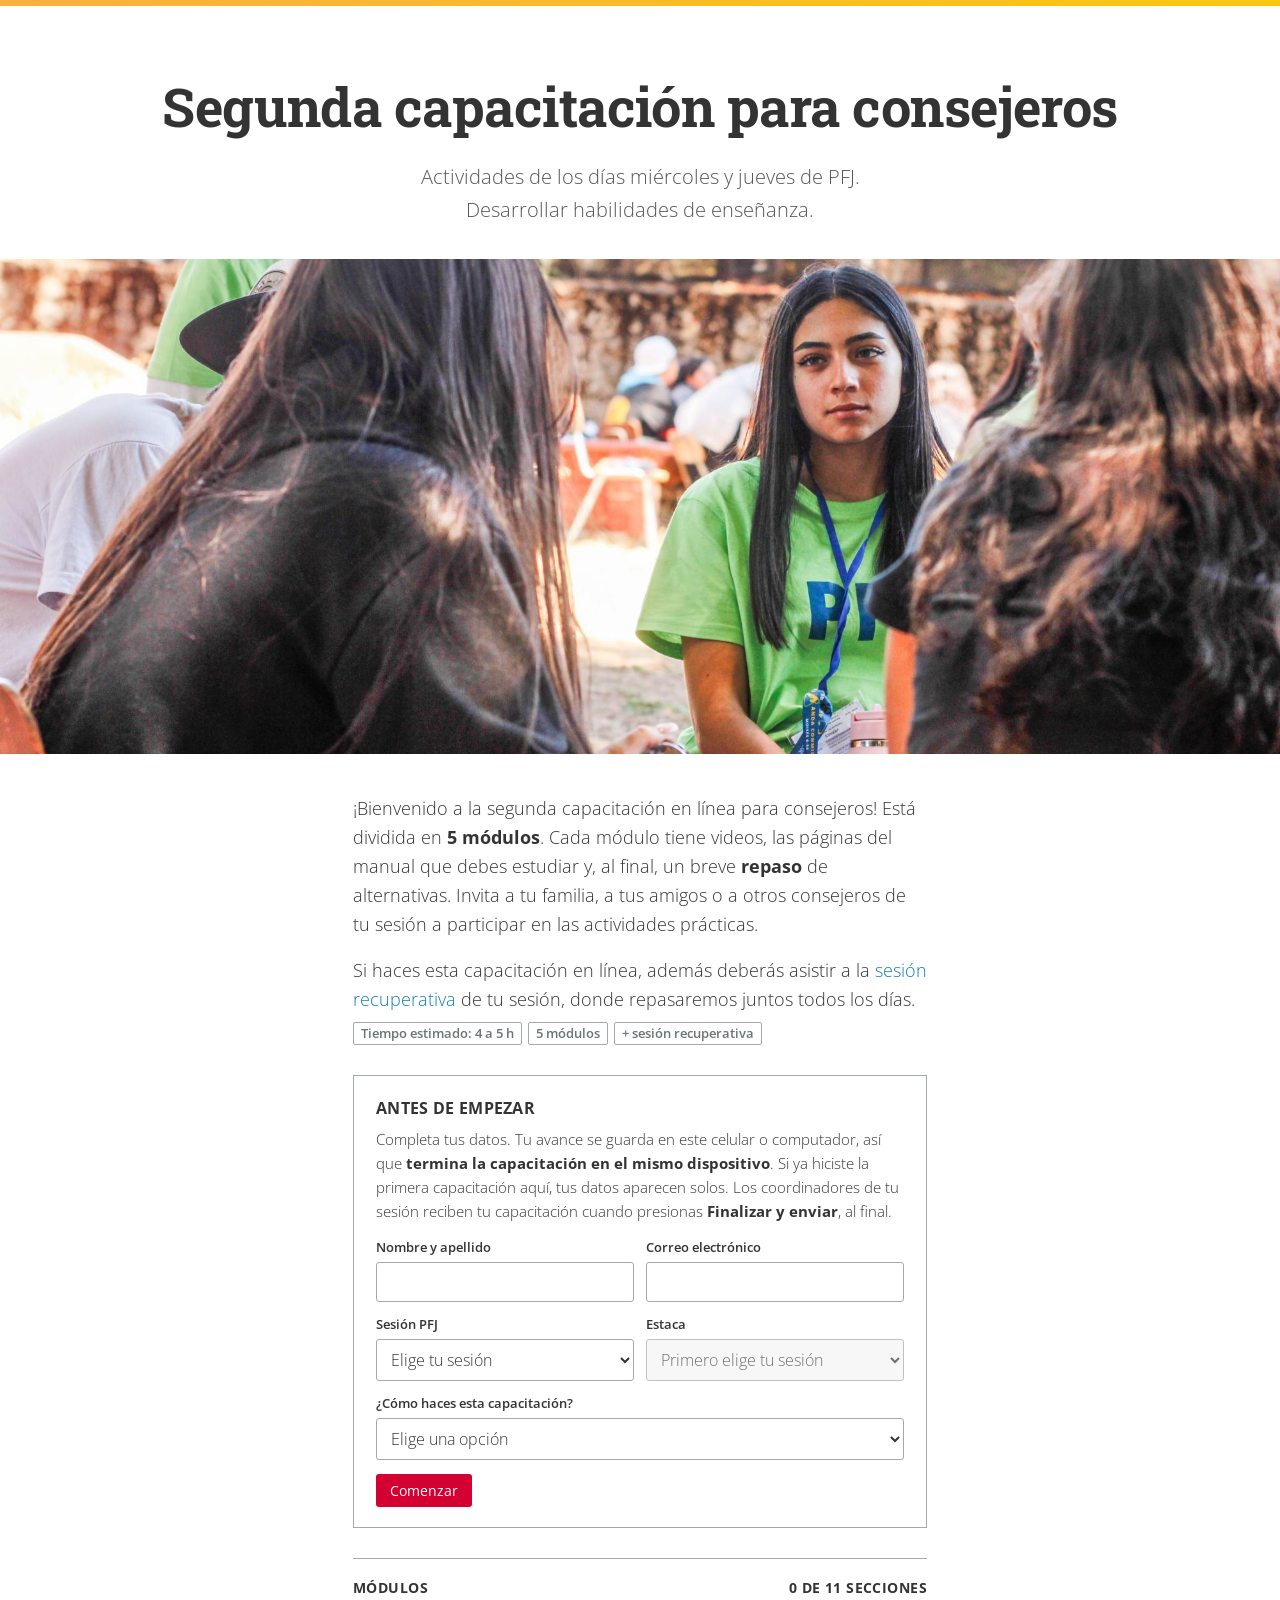
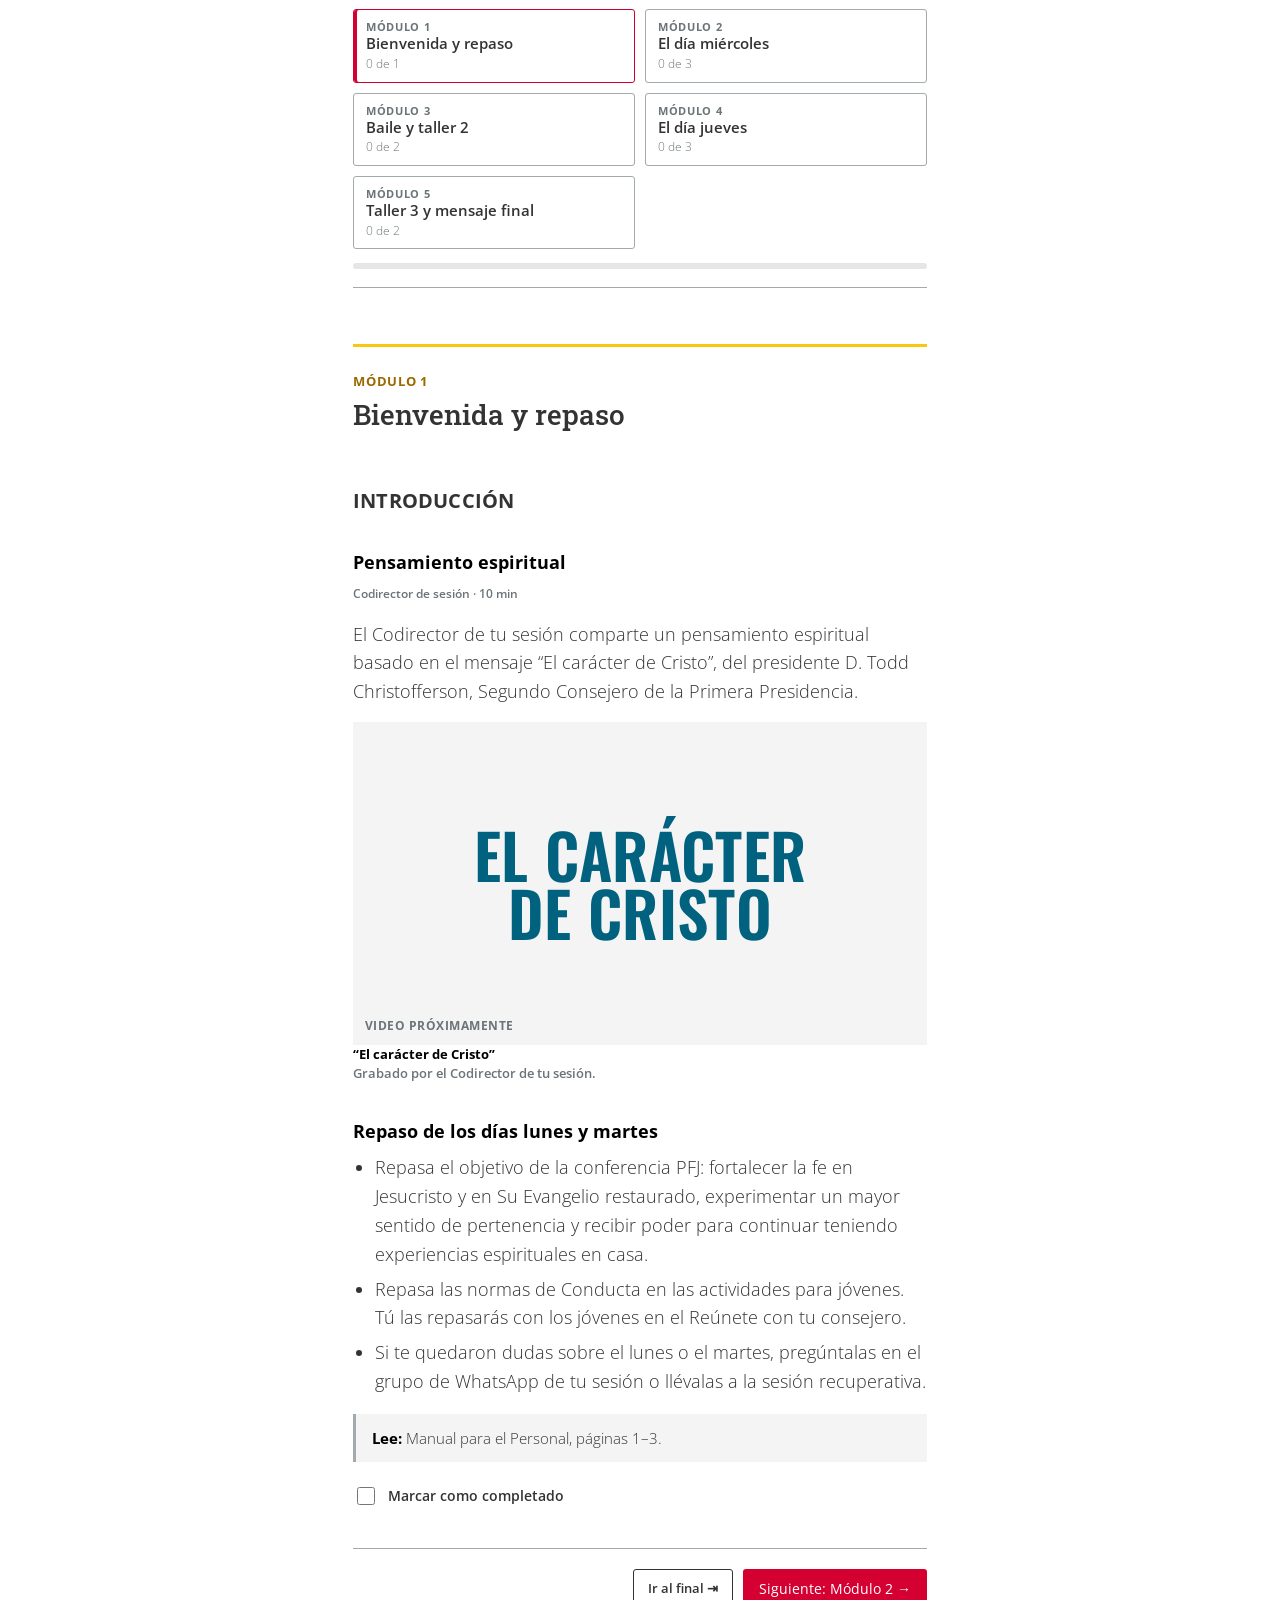
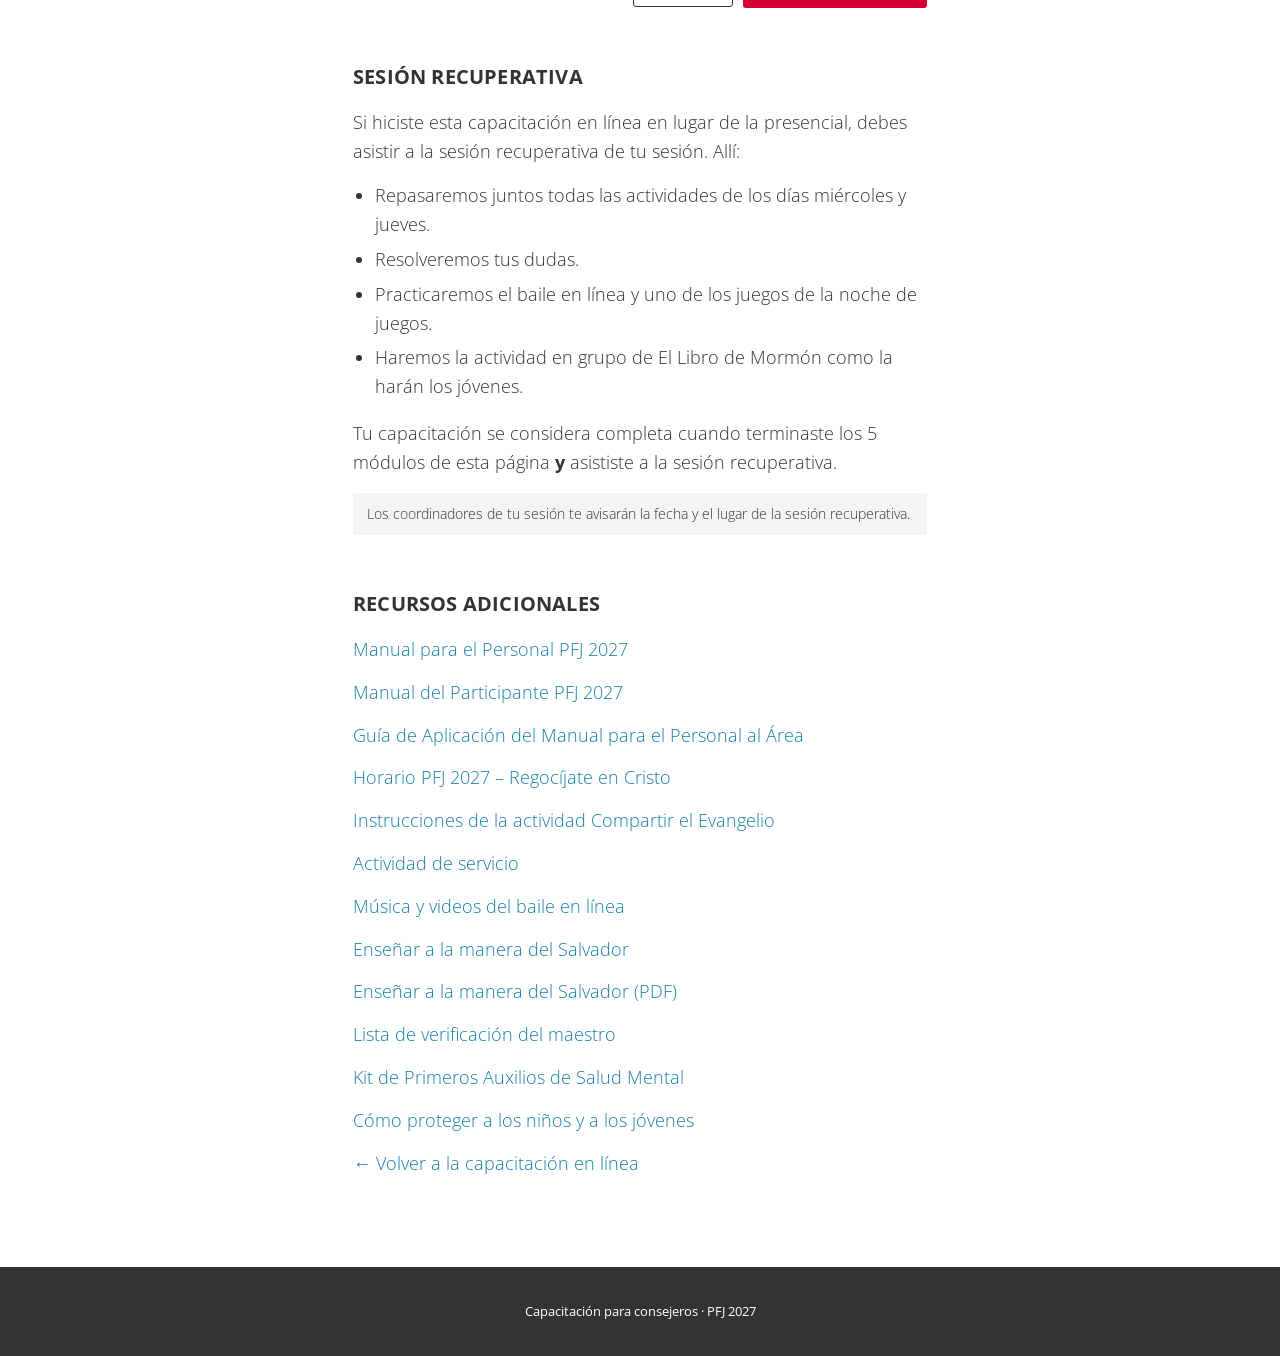
<file: capacitacion-online/capacitacion-2.html>
<!DOCTYPE html>
<html lang="es">
<head>
<meta charset="utf-8">
<meta name="viewport" content="width=device-width, initial-scale=1">
<title>Segunda capacitación para consejeros · PFJ 2027</title>
<meta name="description" content="Actividades de los días miércoles y jueves, habilidades de enseñanza y salud mental.">
<meta property="og:type" content="website">
<meta property="og:site_name" content="Capacitación PFJ 2027">
<meta property="og:title" content="Segunda capacitación para consejeros · PFJ 2027">
<meta property="og:description" content="Actividades de los días miércoles y jueves, habilidades de enseñanza y salud mental.">
<meta property="og:url" content="https://pfj-sudamerica-sur.github.io/capacitacion-online/capacitacion-2.html">
<meta property="og:image" content="https://pfj-sudamerica-sur.github.io/capacitacion-online/img/miniatura-2.jpg">
<meta property="og:image:width" content="1200">
<meta property="og:image:height" content="630">
<meta property="og:image:alt" content="Segunda capacitación para consejeros · PFJ 2027">
<meta name="twitter:card" content="summary_large_image">
<link rel="stylesheet" href="estilos.css?v=3">
</head>
<body data-capacitacion="C2">
<div class="barra-sup"></div>

<main>
  <div class="titulo-bloque">
    <h1>Segunda capacitación para consejeros</h1>
    <p class="cita">Actividades de los días miércoles y jueves de PFJ.<br>Desarrollar habilidades de enseñanza.</p>
  </div>

  <figure class="foto-portada">
    <img src="img/foto-capacitacion-2.jpg" style="object-position: center 30%" alt="Consejera de PFJ con polera verde escuchando atentamente a unas jóvenes" width="2000" height="1333">
  </figure>

  <div class="columna">
    <p>¡Bienvenido a la segunda capacitación en línea para consejeros! Está dividida en <b>5 módulos</b>. Cada módulo tiene videos, las páginas del manual que debes estudiar y, al final, un breve <b>repaso</b> de alternativas. Invita a tu familia, a tus amigos o a otros consejeros de tu sesión a participar en las actividades prácticas.</p>
    <p>Si haces esta capacitación en línea, además deberás asistir a la <a href="#sesion-recuperativa">sesión recuperativa</a> de tu sesión, donde repasaremos juntos todos los días.</p>
    <p class="meta"><span class="etq">Tiempo estimado: 4 a 5 h</span><span class="etq">5 módulos</span><span class="etq">+ sesión recuperativa</span></p>

    <!-- Registro -->
    <section class="registro" id="registro">
      <h2>Antes de empezar</h2>
      <p>Completa tus datos. Tu avance se guarda en este celular o computador, así que <b>termina la capacitación en el mismo dispositivo</b>. Si ya hiciste la primera capacitación aquí, tus datos aparecen solos. Los coordinadores de tu sesión reciben tu capacitación cuando presionas <b>Finalizar y enviar</b>, al final.</p>
      <form id="reg-form">
        <div class="campos">
          <label>Nombre y apellido<input name="nombre" required autocomplete="name"></label>
          <label>Correo electrónico<input name="correo" type="email" required autocomplete="email"></label>
          <label>Sesión PFJ<select name="sesion" id="reg-sesion" required><option value="">Cargando sesiones…</option></select></label>
          <label>Estaca<select name="estaca" id="reg-estaca" required disabled><option value="">Primero elige tu sesión</option></select></label>
          <label class="campo-ancho" id="reg-estaca-otra-campo" hidden>Escribe el nombre de tu estaca<input name="estacaOtra" id="reg-estaca-otra" placeholder="Por ejemplo: Estaca de Santiago Chile Ñuñoa"></label>
          <label class="campo-ancho">¿Cómo haces esta capacitación?
            <select name="modalidad" required>
              <option value="">Elige una opción</option>
              <option>En línea, en lugar de la presencial</option>
              <option>En línea, como repaso (asistí a la presencial)</option>
            </select></label>
        </div>
        <button class="boton-rojo" type="submit">Comenzar</button>
      </form>
      <p class="registro__saludo">Registrado como <b id="reg-nombre-saludo"></b>. <button type="button" id="reg-cambiar">Cambiar datos</button></p>
      <div class="info-sesion" data-info-sesion="contacto"></div>
    </section>

    <!-- Índice por módulos -->
    <nav class="indice" aria-label="Módulos de la capacitación">
      <p class="indice__titulo"><span>Módulos</span><span id="progreso-texto"></span></p>
      <div id="indice-modulos" class="indice-modulos"></div>
      <div class="barra"><span id="progreso-barra"></span></div>
    </nav>

    <!-- ================= MÓDULO 1 ================= -->
    <div class="modulo" data-modulo="1" id="modulo-1">
      <div class="modulo__cabecera"><span>Módulo 1</span><h2>Bienvenida y repaso</h2></div>

      <section class="seccion" id="introduccion" data-seccion>
        <h2>Introducción</h2>
        <h3>Pensamiento espiritual</h3>
        <p class="video__quien">Codirector de sesión · 10 min</p>
        <p>El Codirector de tu sesión comparte un pensamiento espiritual basado en el mensaje “El carácter de Cristo”, del presidente D. Todd Christofferson, Segundo Consejero de la Primera Presidencia.</p>
        <div class="video" data-video="c2-pensamiento-espiritual">
          <div class="poster"><div class="poster__texto">El carácter<br>de Cristo</div><button class="reproducir" aria-label="Reproducir"></button></div>
          <p class="video__pie"><b>“El carácter de Cristo”</b><span>Grabado por el Codirector de tu sesión.</span></p>
        </div>
        <h3>Repaso de los días lunes y martes</h3>
        <ul>
          <li>Repasa el objetivo de la conferencia PFJ: fortalecer la fe en Jesucristo y en Su Evangelio restaurado, experimentar un mayor sentido de pertenencia y recibir poder para continuar teniendo experiencias espirituales en casa.</li>
          <li>Repasa las normas de Conducta en las actividades para jóvenes. Tú las repasarás con los jóvenes en el Reúnete con tu consejero.</li>
          <li>Si te quedaron dudas sobre el lunes o el martes, pregúntalas en el grupo de WhatsApp de tu sesión o llévalas a la sesión recuperativa.</li>
        </ul>
        <p class="lee"><b>Lee:</b> Manual para el Personal, páginas 1–3.</p>
        <label class="completar"><input type="checkbox"> Marcar como completado</label>
      </section>

      <div class="repaso" data-modulo-repaso="1"></div>
      <div class="modulo__nav"></div>
    </div>

    <!-- ================= MÓDULO 2 ================= -->
    <div class="modulo" data-modulo="2" id="modulo-2">
      <div class="modulo__cabecera"><span>Módulo 2</span><h2>El día miércoles</h2></div>

      <section class="seccion" id="compartir-evangelio" data-seccion>
        <h2>Compartir el Evangelio y servicio</h2>
        <p class="meta"><span class="etq">Coordinadores Auxiliares</span></p>
        <h3>Actividad Compartir el Evangelio</h3>
        <div class="video" data-video="compartir-evangelio">
          <div class="poster"><div class="poster__texto">Compartir el<br>Evangelio</div><button class="reproducir" aria-label="Reproducir"></button></div>
          <p class="video__pie"><b>Programa y rotaciones</b><span>Cómo funciona la actividad, a partir de la tabla de las instrucciones.</span></p>
        </div>
        <ul>
          <li>Las instrucciones de esta actividad no están en la versión actual del Manual para el Personal: están en un documento aparte.</li>
          <li>El material para que los participantes preparen su lección está impreso al final del Manual para el Participante (versión física, no digital).</li>
          <li>Cómo funciona: después de una presentación del coordinador auxiliar, los jóvenes se dividen en parejas (compañerismos). Cada pareja prepara una lección breve de <i>Predicad Mi Evangelio</i> (“El mensaje de la restauración del evangelio de Jesucristo”, capítulo 3) y se la enseña a otra pareja; después cambian. Termina con un análisis de la experiencia.</li>
          <li>Tu tarea es ayudar a cada joven a prepararse para enseñar eficazmente.</li>
        </ul>
        <p class="lee"><b>Lee:</b> <a href="https://drive.google.com/file/d/1rNqKDnuiVbt671ZTHqJ0KuZ7vm3z794E/view" target="_blank" rel="noopener">Instrucciones de la actividad Compartir el Evangelio (PDF)</a>.</p>
        <p><b>ACTIVIDAD:</b> pídele a un familiar o amigo que prepare una lección breve con el material de la actividad y practica cómo lo ayudarías a prepararse, como lo harías con un joven de tu grupo.</p>
        <h3>Actividad de servicio</h3>
        <p class="video__quien">Coordinador Auxiliar de la actividad de servicio · 5 min</p>
        <p>Los jóvenes de todas las sesiones prepararán kits escolares que serán donados a escuelas rurales. Los materiales los proporciona el Servicio de Bienestar del Área.</p>
        <p class="lee"><b>Lee:</b> <a href="https://drive.google.com/drive/folders/1IkRnow-jGqYxIj5dJ61CcLQYh-Q72mbx" target="_blank" rel="noopener">Información detallada de la actividad de servicio</a>.</p>
        <label class="completar"><input type="checkbox"> Marcar como completado</label>
      </section>

      <section class="seccion" id="noche-de-juegos" data-seccion>
        <h2>Noche de juegos</h2>
        <p class="meta"><span class="etq">Coordinador Auxiliar de la noche de juegos</span></p>
        <div class="video" data-video="noche-de-juegos">
          <div class="poster"><div class="poster__texto">Noche de<br>juegos</div><button class="reproducir" aria-label="Reproducir"></button></div>
          <p class="video__pie"><b>Estaciones, jueces y versos cantados</b><span>La dinámica de estaciones, la rotación de los jueces y la final de versos cantados.</span></p>
        </div>
        <ul>
          <li>Los consejeros enseñan todos los juegos durante la Preparación para la noche de juegos: llaman a un par de jóvenes al frente, muestran cómo se juega y responden preguntas. Después la compañía practica su verso cantado por última vez. Conocer bien los juegos de antemano te permite explicarlos con claridad y en poco tiempo, para que los jóvenes lleguen sabiendo qué hacer y disfruten más.</li>
          <li>Las compañías no rotan de estación: cambian de juego en el mismo lugar. Los que rotan son los jueces. Cuando llegan a tu estación, el juego se detiene, tu compañía presenta su verso cantado y las demás observan en semicírculo; luego el juego sigue.</li>
          <li>En la final de versos cantados se reúnen todas las compañías. Un joven de cada compañía pasa al frente con el estandarte, se anuncian los ganadores del concurso de estandartes por grupo de edad, y luego las compañías ganadoras de versos cantados cantan una a la vez. La final es opcional: si no alcanza el tiempo o el ambiente se vuelve demasiado competitivo, se puede omitir (Manual para el Personal, páginas 125 y 165).</li>
          <li>La meta es una competencia emocionante y cordial, no intensa ni divisiva. Tu ánimo y tu ejemplo marcan el tono de tu compañía.</li>
        </ul>
        <p><b>ACTIVIDAD:</b> elige uno de los juegos y explícaselo a un familiar o amigo como lo harías en la Preparación de la noche de juegos. Pregúntale qué no le quedó claro.</p>
        <label class="completar"><input type="checkbox"> Marcar como completado</label>
      </section>

      <section class="seccion" id="taller-1" data-seccion>
        <h2>Taller 1: Primeros auxilios de salud mental</h2>
        <p class="meta"><span class="etq">10 min</span><span class="etq">Matrimonio Codirector</span></p>
        <div class="video" data-video="taller-salud-mental">
          <div class="poster"><div class="poster__texto">Primeros auxilios<br>de salud mental</div><button class="reproducir" aria-label="Reproducir"></button></div>
          <p class="video__pie"><b>Taller 1</b><span>Una visión general del Kit de Primeros Auxilios sobre Salud Mental, impartida por el Matrimonio Codirector de tu sesión.</span></p>
        </div>
        <h3>Objetivo</h3>
        <p>Recordar a los consejeros que el Kit de Primeros Auxilios sobre la Salud Mental es una herramienta de apoyo. Su función no es diagnosticar ni resolver estas situaciones, sino brindar una primera contención sin indagar y comunicar oportunamente al Matrimonio Codirector.</p>
        <h3>Introducción</h3>
        <p>Durante el PFJ es posible que algunos jóvenes atraviesen momentos de mucho malestar emocional. La mayoría de las veces, el primer adulto con quien hablarán será su consejero. Por eso es importante saber cómo acompañarlos durante esos primeros minutos mientras buscamos el apoyo correspondiente.</p>
        <h3>Ataque de ansiedad o pánico</h3>
        <p>¿Qué podemos observar? No hace falta memorizar todos los síntomas, lo importante es reconocer señales como:</p>
        <ul>
          <li>Respiración agitada o sensación de ahogo.</li>
          <li>Llanto intenso o dificultad para hablar.</li>
          <li>Temblores.</li>
          <li>Sensación de mucho miedo.</li>
          <li>Mareos.</li>
        </ul>
        <p>También pueden aparecer señales previas, como:</p>
        <ul>
          <li>Aislamiento.</li>
          <li>Falta de apetito.</li>
          <li>Dolor de cabeza o de estómago.</li>
          <li>Sensación de falta de aire.</li>
        </ul>
        <p><b>¿Qué hacer?</b></p>
        <ul>
          <li>Llevar al joven a un lugar tranquilo y fresco.</li>
          <li>Permanecer con él.</li>
          <li>Hablar con voz calmada.</li>
          <li>Invitarlo a respirar lentamente: “Inhalamos y Exhalamos”.</li>
          <li>Ofrecer agua si es posible.</li>
          <li>Informar al Matrimonio Codirector.</li>
        </ul>
        <h3>Autolesiones</h3>
        <p>A veces un joven puede expresar deseos de lastimarse o contar que lo ha hecho anteriormente.</p>
        <p><b>¿Qué hacer?</b></p>
        <ul>
          <li>Escuchar sin juzgar.</li>
          <li>Permanecer con el joven.</li>
          <li>Ofrecer alternativas para canalizar lo que siente: Escribir / Dibujar / Caminar / Conversar.</li>
          <li>Informar inmediatamente al Matrimonio Codirector.</li>
        </ul>
        <p><b>¿Qué evitar?</b></p>
        <ul>
          <li>No retarlo.</li>
          <li>No minimizar.</li>
          <li>No hacer promesas de guardar el secreto.</li>
        </ul>
        <h3>Pensamientos suicidas</h3>
        <p>Si un joven expresa ideas relacionadas con la muerte o dice que no quiere seguir viviendo, siempre debemos tomarlo con seriedad.</p>
        <p><b>¿Qué hacer?</b></p>
        <ul>
          <li>Mantener la calma.</li>
          <li>Llevarlo a un lugar tranquilo.</li>
          <li>Escucharlo.</li>
          <li>Hacer preguntas abiertas, por ejemplo: ¿Hace cuánto te sentís así? ¿Comenzó antes o durante PFJ? No profundizar.</li>
          <li>Reunir la información necesaria: Nombre, Compañía, Barrio, Estaca.</li>
          <li>Informar inmediatamente al Matrimonio Codirector.</li>
        </ul>
        <div class="aviso">No esperamos que tengas todas las respuestas. Esperamos que estés atento, recibas a cada joven con respeto y sepas cuándo pedir ayuda. Tu función es ver, acompañar e informar.</div>
        <p class="lee"><b>Lee:</b> <a href="https://drive.google.com/file/d/1W20gHPFkH7GxolqbSm8Wpdt2u8NhHeDE/view" target="_blank" rel="noopener">Kit de Primeros Auxilios de Salud Mental</a>.</p>
        <label class="completar"><input type="checkbox"> Marcar como completado</label>
      </section>

      <div class="repaso" data-modulo-repaso="2"></div>
      <div class="modulo__nav"></div>
    </div>

    <!-- ================= MÓDULO 3 ================= -->
    <div class="modulo" data-modulo="3" id="modulo-3">
      <div class="modulo__cabecera"><span>Módulo 3</span><h2>Baile y taller 2</h2></div>

      <section class="seccion" id="baile" data-seccion>
        <h2>Baile en línea</h2>
        <p class="meta"><span class="etq">10 min</span><span class="etq">Coordinador Auxiliar del baile</span></p>
        <p>Repasa los bailes que aprendiste en la primera capacitación y aprende uno nuevo. Elige uno con los botones para ver su paso a paso.</p>
        <div class="baile" id="baile-selector">
          <div class="baile__botones" role="tablist" aria-label="Bailes en línea"></div>
          <div class="video" data-video="baile-1">
            <div class="poster"><div class="poster__texto">Baile<br>en línea</div><button class="reproducir" aria-label="Reproducir"></button></div>
          </div>
        </div>
        <p><b>ACTIVIDAD:</b> practica uno o dos bailes con alguien más hasta que puedas hacerlos sin mirar el video. Los volveremos a practicar juntos en la sesión recuperativa.</p>
        <div class="baile__practicados">
          <p class="baile__pregunta">¿Cuáles practicaste?</p>
          <div id="baile-practicados"></div>
        </div>
        <label class="completar"><input type="checkbox"> Marcar como completado</label>
      </section>

      <section class="seccion" id="taller-2" data-seccion>
        <h2>Taller 2: Enseñar sobre Jesucristo independientemente de lo que se enseñe</h2>
        <p class="meta"><span class="etq">20 min</span><span class="etq">Directora de sesión</span></p>
        <p>Este taller se basa en la sección <a href="https://www.churchofjesuschrist.org/study/manual/teaching-in-the-saviors-way-2022/04-part-1?lang=spa" target="_blank" rel="noopener">“Centrarse en Jesucristo”</a> del manual <i>Enseñar a la manera del Salvador</i>. Mientras ves el video del élder Dieter F. Uchtdorf, haz una autoevaluación con la <a href="https://drive.google.com/file/d/1u2AdvC-4G_5XYQVKoGj9ozSJVAJ3LMfY/view" target="_blank" rel="noopener">Lista de verificación del maestro</a>, en la parte de centrarse en el Salvador.</p>
        <p class="lee"><b>Lee:</b> <a href="https://drive.google.com/file/d/1ln4mFB7mW29A1eeXo-IN8y84mGNq8Tl_/view" target="_blank" rel="noopener">Enseñar a la manera del Salvador</a>, páginas 6–9. Los videos son un resumen: el manual tiene más ejemplos e ideas.</p>
        <div class="video" data-video="esms-jesucristo">
          <div class="poster"><div class="poster__texto">Centrarse en<br>Jesucristo</div><button class="reproducir" aria-label="Reproducir"></button></div>
          <p class="video__pie"><b>“Enseñar sobre Jesucristo independientemente de lo que se enseñe”</b><span>Élder Dieter F. Uchtdorf.</span></p>
        </div>
        <h3>Enseñar sobre Jesucristo independientemente de lo que se enseñe</h3>
        <ul>
          <li>Hacer hincapié en el ejemplo de Jesucristo.</li>
          <li>Enseñar acerca de los títulos, las funciones y los atributos de Jesucristo.</li>
          <li>Buscar los símbolos que testifican de Jesucristo.</li>
        </ul>
        <h3>Ayudar a los alumnos a venir a Jesucristo</h3>
        <ul>
          <li>Ayudar a los alumnos a reconocer el amor, el poder y la misericordia del Señor en sus vidas.</li>
          <li>Ayudar a los alumnos a fortalecer su relación con el Padre Celestial y Jesucristo.</li>
          <li>Ayudar a los alumnos a esforzarse intencionalmente por ser más como Jesucristo.</li>
        </ul>
        <p>Esto no es solo para las clases: en PFJ puedes enseñar sobre Jesucristo en la noche de juegos, en la actividad de servicio o en una conversación con un joven.</p>
        <h3>Analiza</h3>
        <p>Responde estas preguntas en tu diario personal.</p>
        <ol>
          <li>Mira tu Lista de verificación. ¿Qué principio marcaste como una fortaleza y cuál quieres mejorar antes de PFJ? ¿Qué harás para mejorarlo?</li>
          <li>Elige una actividad de PFJ que no sea una clase (la noche de juegos, la actividad de servicio, los estandartes). ¿Cómo podrías ayudar a los jóvenes a ver a Jesucristo en ella?</li>
          <li>¿Qué título, función o atributo de Jesucristo te gustaría que tu compañía conociera mejor durante la semana? ¿En qué momento y cómo lo enseñarías?</li>
        </ol>
        <p class="lee"><b>Para prepararte más:</b> <a href="https://www.churchofjesuschrist.org/study/broadcasts/language-recording/2022/05?lang=spa" target="_blank" rel="noopener">capacitación completa del élder Uchtdorf</a>.</p>
        <label class="completar"><input type="checkbox"> Marcar como completado</label>
      </section>

      <div class="repaso" data-modulo-repaso="3"></div>
      <div class="modulo__nav"></div>
    </div>

    <!-- ================= MÓDULO 4 ================= -->
    <div class="modulo" data-modulo="4" id="modulo-4">
      <div class="modulo__cabecera"><span>Módulo 4</span><h2>El día jueves</h2></div>

      <section class="seccion" id="hombres-mujeres-jovenes" data-seccion>
        <h2>Hombres y Mujeres Jóvenes y espectáculo de variedades</h2>
        <p class="meta"><span class="etq">Coordinadores Auxiliares</span></p>
        <h3>Actividad de Hombres y Mujeres Jóvenes</h3>
        <div class="video" data-video="libro-de-mormon">
          <div class="poster"><div class="poster__texto">El Libro<br>de Mormón</div><button class="reproducir" aria-label="Reproducir"></button></div>
          <p class="video__pie"><b>“El Libro de Mormón, otro testamento de Jesucristo”</b><span>Conoce la actividad para que sea más significativa para todos.</span></p>
        </div>
        <p>La actividad tiene tres rotaciones:</p>
        <ol>
          <li>Devocional matutino y práctica del popurrí.</li>
          <li>Introducción del Coordinador Auxiliar de la Actividad de Hombres y Mujeres Jóvenes.</li>
          <li>Actividad en grupo de El Libro de Mormón.</li>
        </ol>
        <p>Mientras las mujeres jóvenes hacen la actividad, los hombres jóvenes están en el devocional matutino con el matrimonio director y practican el popurrí; después cambian.</p>
        <p>En la actividad, ayuda a los jóvenes a comprender cómo el Espíritu Santo testifica de la verdad a la mente y al corazón (Doctrina y Convenios 8:2–3). Las evidencias y los testigos del Libro de Mormón son importantes y pueden fortalecer la fe; el testimonio espiritual que el Espíritu da al corazón es aún más profundo y significativo. El objetivo es que cada joven tenga un testimonio personal del libro (Manual para el Personal, página 57).</p>
        <p>La introducción (20 minutos) la da el coordinador auxiliar encargado de la actividad: reúne a todas las mujeres jóvenes de la sesión a la vez y, en la otra rotación, a todos los hombres jóvenes. Presenta el tema de la actividad, El Libro de Mormón, y su origen y propósito; no el lema de PFJ ni el de las organizaciones. Los objetivos de la actividad son aumentar el testimonio del Libro de Mormón y de José Smith como profeta, y comprometerse a vivir sus verdades para acercarse a Jesucristo.</p>
        <p><b>ACTIVIDAD:</b> realiza la actividad en grupo de El Libro de Mormón con tu familia o amigos, tal como la harías con los jóvenes. Después piensa cómo guiarás a los participantes para que la vivan como algo espiritual.</p>
        <h3>Espectáculo de variedades</h3>
        <div class="video" data-video="espectaculo-variedades">
          <div class="poster"><div class="poster__texto">Espectáculo de<br>variedades</div><button class="reproducir" aria-label="Reproducir"></button></div>
          <p class="video__pie"><b>Promoción del espectáculo de variedades</b><span>Video de promoción.</span></p>
        </div>
        <p>Repasa las pautas para que puedas animar a los jóvenes de tu grupo a participar y ayudarlos a preparar sus presentaciones.</p>
        <p class="lee"><b>Lee:</b> Manual para el Participante, páginas 78 y 104.</p>
        <label class="completar"><input type="checkbox"> Marcar como completado</label>
      </section>

      <section class="seccion" id="reverencia-musical" data-seccion>
        <h2>Reverencia y programa musical</h2>
        <h3>Análisis sobre la reverencia y el testimonio</h3>
        <p>Lee <a href="https://www.churchofjesuschrist.org/study/scriptures/dc-testament/dc/88?lang=spa&id=p67-p68#p67" target="_blank" rel="noopener">Doctrina y Convenios 88:67–68</a> y medita en la doctrina y el propósito de la reverencia. En esta actividad, los consejeros:</p>
        <ul>
          <li>Comienzan con un himno y leen Doctrina y Convenios 88:67–68.</li>
          <li>Analizan la doctrina y el propósito de la reverencia.</li>
          <li>Enseñan a los jóvenes que la reverencia no es solo estar callado, sino que es una condición del ser.</li>
          <li>Ayudan a los jóvenes a entender cómo la reverencia los ayudará a recibir revelación.</li>
          <li>Ayudan a los jóvenes a entender lo que es y lo que no es un testimonio.</li>
          <li>Invitan a los jóvenes a pensar en lo que han aprendido durante el día y cómo pueden seguir preparándose para las actividades vespertinas y para la reunión de testimonios.</li>
        </ul>
        <p class="lee"><b>Lee:</b> Manual para el Personal, página 60; Manual para el Participante, páginas 80–81.</p>
        <h3>Programa musical</h3>
        <div class="video" data-video="programa-musical">
          <div class="poster"><div class="poster__texto">Programa<br>musical</div><button class="reproducir" aria-label="Reproducir"></button></div>
          <p class="video__pie"><b>Promoción del programa musical</b><span>Video de promoción.</span></p>
        </div>
        <p>Responsabilidades de los consejeros en el programa musical:</p>
        <ul>
          <li>Encargados del programa musical y de su preparación espiritual: un Coordinador Auxiliar y 2 o 3 consejeros ayudantes.</li>
          <li>Promoción del programa musical: antes, durante y después del registro de llegada.</li>
          <li>Audiciones de lectores y solos.</li>
          <li>Ensayos, horarios, lugar y ejecución del programa musical.</li>
          <li>El jueves los jóvenes pasan gran parte del día ensayando, por eso el análisis sobre la reverencia y el testimonio de ese día lo dirigen los consejeros asignados al programa musical. Así los jóvenes no tienen que volver a su compañía solo para ese análisis.</li>
        </ul>
        <p class="lee"><b>Lee:</b> Manual para el Personal, páginas 17 y 95–97 (estúdialas con especial atención; “Preparación” está en la página 95).</p>
        <label class="completar"><input type="checkbox"> Marcar como completado</label>
      </section>

      <section class="seccion" id="testimonios" data-seccion>
        <h2>Devocional vespertino y reunión de testimonios</h2>
        <h3>Devocional vespertino</h3>
        <div class="video" data-video="apertura-testimonios">
          <div class="poster"><div class="poster__texto">Apertura de<br>testimonios</div><button class="reproducir" aria-label="Reproducir"></button></div>
          <p class="video__pie"><b>Apertura de testimonios</b><span>Por ahora está disponible el video de PFJ 2026, del élder y la hermana Renlund. El de PFJ 2027, del élder y la hermana Caussé, se agregará cuando esté disponible.</span></p>
        </div>
        <p>El tema del devocional vespertino es la Expiación de Jesucristo. Al terminar la lección, en el mismo auditorio, se presenta el video de apertura de la reunión de testimonios y los jóvenes tienen 10 minutos para escribir su testimonio en su diario personal. Luego se canta el popurrí y se ofrece la última oración, sin otros mensajes.</p>
        <p class="lee"><b>Lee:</b> Manual para el Personal, página 195; Manual para el Participante, página 87.</p>
        <h3>Invitación a guardar la reverencia y reunión de testimonios</h3>
        <p>Repasa tus responsabilidades en la reunión de testimonios y qué es un testimonio, con las sugerencias del Manual para el Participante. Así podrás ayudar al joven que siente que “no tiene testimonio”.</p>
        <p>Si diriges la reunión de testimonios, no la alargues. Si se acaba el tiempo y quedan jóvenes esperando, avisa con amabilidad que no hay más tiempo y diles que pueden compartir su testimonio con su grupo en Reflexiona y repasa.</p>
        <p class="lee"><b>Lee:</b> Manual para el Personal, página 17; Manual para el Participante, página 82.</p>
        <p><b>ACTIVIDAD:</b> escribe tu propio testimonio en tu diario, como lo harán los jóvenes esa noche.</p>
        <label class="completar"><input type="checkbox"> Marcar como completado</label>
      </section>

      <div class="repaso" data-modulo-repaso="4"></div>
      <div class="modulo__nav"></div>
    </div>

    <!-- ================= MÓDULO 5 ================= -->
    <div class="modulo" data-modulo="5" id="modulo-5">
      <div class="modulo__cabecera"><span>Módulo 5</span><h2>Taller 3 y mensaje final</h2></div>

      <section class="seccion" id="taller-3" data-seccion>
        <h2>Taller 3: Amar a quienes enseña</h2>
        <p class="meta"><span class="etq">15 min</span><span class="etq">Codirectora de sesión</span></p>
        <p>Este taller se basa en la sección <a href="https://www.churchofjesuschrist.org/study/manual/teaching-in-the-saviors-way-2022/07-part-2/08-love-those-you-teach?lang=spa" target="_blank" rel="noopener">“Amar a quienes enseña”</a> del manual <i>Enseñar a la manera del Salvador</i>. Mientras ves el video del élder Dieter F. Uchtdorf, haz una autoevaluación con la <a href="https://drive.google.com/file/d/1u2AdvC-4G_5XYQVKoGj9ozSJVAJ3LMfY/view" target="_blank" rel="noopener">Lista de verificación del maestro</a>, en la parte de amar a quienes enseñas.</p>
        <p class="lee"><b>Lee:</b> <a href="https://drive.google.com/file/d/1ln4mFB7mW29A1eeXo-IN8y84mGNq8Tl_/view" target="_blank" rel="noopener">Enseñar a la manera del Salvador</a>, páginas 12–15. Los videos son un resumen: el manual tiene más ejemplos e ideas.</p>
        <div class="video" data-video="esms-amar">
          <div class="poster"><div class="poster__texto">Amar a quienes<br>enseña</div><button class="reproducir" aria-label="Reproducir"></button></div>
          <p class="video__pie"><b>“Amar a quienes enseña”</b><span>Élder Dieter F. Uchtdorf.</span></p>
        </div>
        <ul>
          <li>El Salvador veía el potencial divino de todas las personas a las que enseñaba.</li>
          <li>El Salvador nos conoce y comprende nuestras circunstancias, necesidades y fortalezas.</li>
          <li>El Salvador oraba por aquellos a quienes enseñaba.</li>
          <li>El Salvador se aseguraba de que todos se sintieran respetados y valorados.</li>
          <li>El Salvador expresaba Su amor por aquellos a quienes enseñaba.</li>
        </ul>
        <h3>Analiza</h3>
        <p>Responde estas preguntas en tu diario personal.</p>
        <ol>
          <li>Mira tu Lista de verificación. ¿En qué parte de amar a quienes enseñas estás más fuerte y en cuál quieres mejorar?</li>
          <li>El Salvador oraba por aquellos a quienes enseñaba. ¿Cómo puedes empezar a orar por los jóvenes de tu compañía desde antes de conocerlos y, durante la semana, por cada uno por su nombre?</li>
          <li>Piensa en un joven que llega sin conocer a nadie y se queda al margen. ¿Qué harías el primer día para que se sienta respetado, valorado y parte de la compañía?</li>
        </ol>
        <p class="lee"><b>Para prepararte más:</b> <a href="https://www.churchofjesuschrist.org/study/broadcasts/language-recording/2022/05?lang=spa" target="_blank" rel="noopener">capacitación completa del élder Uchtdorf</a>.</p>
        <label class="completar"><input type="checkbox"> Marcar como completado</label>
      </section>

      <section class="seccion" id="mensaje-final" data-seccion>
        <h2>Reflexionar. Analizar. Anotar.</h2>
        <p>“Reflexiona sobre las cosas que has recibido” (Doctrina y Convenios 30:3). Medita en estas preguntas y anota tus impresiones en tu cuaderno personal:</p>
        <ul>
          <li>¿En qué momentos del miércoles y del jueves tendrás más oportunidades de enseñar sobre Jesucristo?</li>
          <li>¿Qué joven de tu futura compañía podría necesitar más tu amor y tu atención durante esos días?</li>
          <li>¿Cómo te estás preparando espiritualmente para la reunión de testimonios?</li>
        </ul>
        <h2 style="margin-top:56px">Mensaje final: Sigue al profeta, lo que él dice manda el Señor</h2>
        <p class="meta"><span class="etq">10 min</span><span class="etq">Director de sesión</span></p>
        <div class="video" data-video="c2-mensaje-final">
          <div class="poster"><div class="poster__texto">Sigue al<br>profeta</div><button class="reproducir" aria-label="Reproducir"></button></div>
          <p class="video__pie"><b>Mensaje final</b><span>El Director de sesión comparte un mensaje basado en el discurso “Sigue al profeta, lo que él dice manda el Señor”, del élder Michael John U. Teh, de los Setenta.</span></p>
        </div>
        <p class="lee"><b>Lee:</b> <a href="https://www.churchofjesuschrist.org/study/general-conference/2026/04/17teh?lang=spa" target="_blank" rel="noopener">“Sigue al profeta, lo que él dice manda el Señor”</a>, élder Michael John U. Teh.</p>
        <label class="completar"><input type="checkbox"> Marcar como completado</label>
      </section>

      <div class="repaso" data-modulo-repaso="5"></div>

      <section class="final" id="finalizar">
        <h2>Terminar la capacitación</h2>
        <p>Tu avance se ha ido guardando en este dispositivo, pero <b>todavía no se ha enviado</b>. Cuando termines todo, presiona <b>Finalizar y enviar</b> y los coordinadores de tu sesión recibirán tu capacitación completa.</p>
        <div id="final-resumen"></div>
        <button type="button" class="boton-rojo boton-grande" id="final-enviar">Finalizar y enviar</button>
        <div id="final-confirmacion"></div>
      </section>

      <div class="modulo__nav"></div>
    </div>

    <section class="seccion" id="sesion-recuperativa">
      <h2>Sesión recuperativa</h2>
      <p>Si hiciste esta capacitación en línea en lugar de la presencial, debes asistir a la sesión recuperativa de tu sesión. Allí:</p>
      <ul>
        <li>Repasaremos juntos todas las actividades de los días miércoles y jueves.</li>
        <li>Resolveremos tus dudas.</li>
        <li>Practicaremos el baile en línea y uno de los juegos de la noche de juegos.</li>
        <li>Haremos la actividad en grupo de El Libro de Mormón como la harán los jóvenes.</li>
      </ul>
      <p>Tu capacitación se considera completa cuando terminaste los 5 módulos de esta página <b>y</b> asististe a la sesión recuperativa.</p>
      <div class="info-sesion" data-info-sesion="recuperativa"></div>
    </section>

    <section class="seccion recursos" id="recursos">
      <h2>Recursos adicionales</h2>
      <p><a href="https://drive.google.com/file/d/1gMMJwdW0VMMgAQ35rD9IWb-vpWbddcn7/view" target="_blank" rel="noopener">Manual para el Personal PFJ 2027</a></p>
      <p><a href="https://drive.google.com/file/d/1OS5hASzBE1O5YT9IC5XLMLdDh74hc2f5/view" target="_blank" rel="noopener">Manual del Participante PFJ 2027</a></p>
      <p><a href="https://drive.google.com/file/d/1RaNx11VzeKn9syxfIcDFV1O0mD9TjqjN/view" target="_blank" rel="noopener">Guía de Aplicación del Manual para el Personal al Área</a></p>
      <p><a href="https://drive.google.com/file/d/1ayYkU77bxAWslm8fJIi05kfkw4kbztsv/view" target="_blank" rel="noopener">Horario PFJ 2027 – Regocíjate en Cristo</a></p>
      <p><a href="https://drive.google.com/file/d/1rNqKDnuiVbt671ZTHqJ0KuZ7vm3z794E/view" target="_blank" rel="noopener">Instrucciones de la actividad Compartir el Evangelio</a></p>
      <p><a href="https://drive.google.com/drive/folders/1IkRnow-jGqYxIj5dJ61CcLQYh-Q72mbx" target="_blank" rel="noopener">Actividad de servicio</a></p>
      <p><a href="https://drive.google.com/drive/folders/15IDEdQyJWtRZHQ6koFAHymyk14I18M8A" target="_blank" rel="noopener">Música y videos del baile en línea</a></p>
      <p><a href="https://www.churchofjesuschrist.org/study/manual/teaching-in-the-saviors-way-2022?lang=spa" target="_blank" rel="noopener">Enseñar a la manera del Salvador</a></p>
      <p><a href="https://drive.google.com/file/d/1ln4mFB7mW29A1eeXo-IN8y84mGNq8Tl_/view" target="_blank" rel="noopener">Enseñar a la manera del Salvador (PDF)</a></p>
      <p><a href="https://drive.google.com/file/d/1u2AdvC-4G_5XYQVKoGj9ozSJVAJ3LMfY/view" target="_blank" rel="noopener">Lista de verificación del maestro</a></p>
      <p><a href="https://drive.google.com/file/d/1W20gHPFkH7GxolqbSm8Wpdt2u8NhHeDE/view" target="_blank" rel="noopener">Kit de Primeros Auxilios de Salud Mental</a></p>
      <p><a href="https://www.churchofjesuschrist.org/callings/church-safety-and-health/protecting-children-and-youth?lang=spa" target="_blank" rel="noopener">Cómo proteger a los niños y a los jóvenes</a></p>
      <p><a href="index.html">← Volver a la capacitación en línea</a></p>
    </section>
  </div>
</main>

<footer class="pie">Capacitación para consejeros · PFJ 2027</footer>

<script src="app.js?v=3"></script>
</body>
</html>
</file>
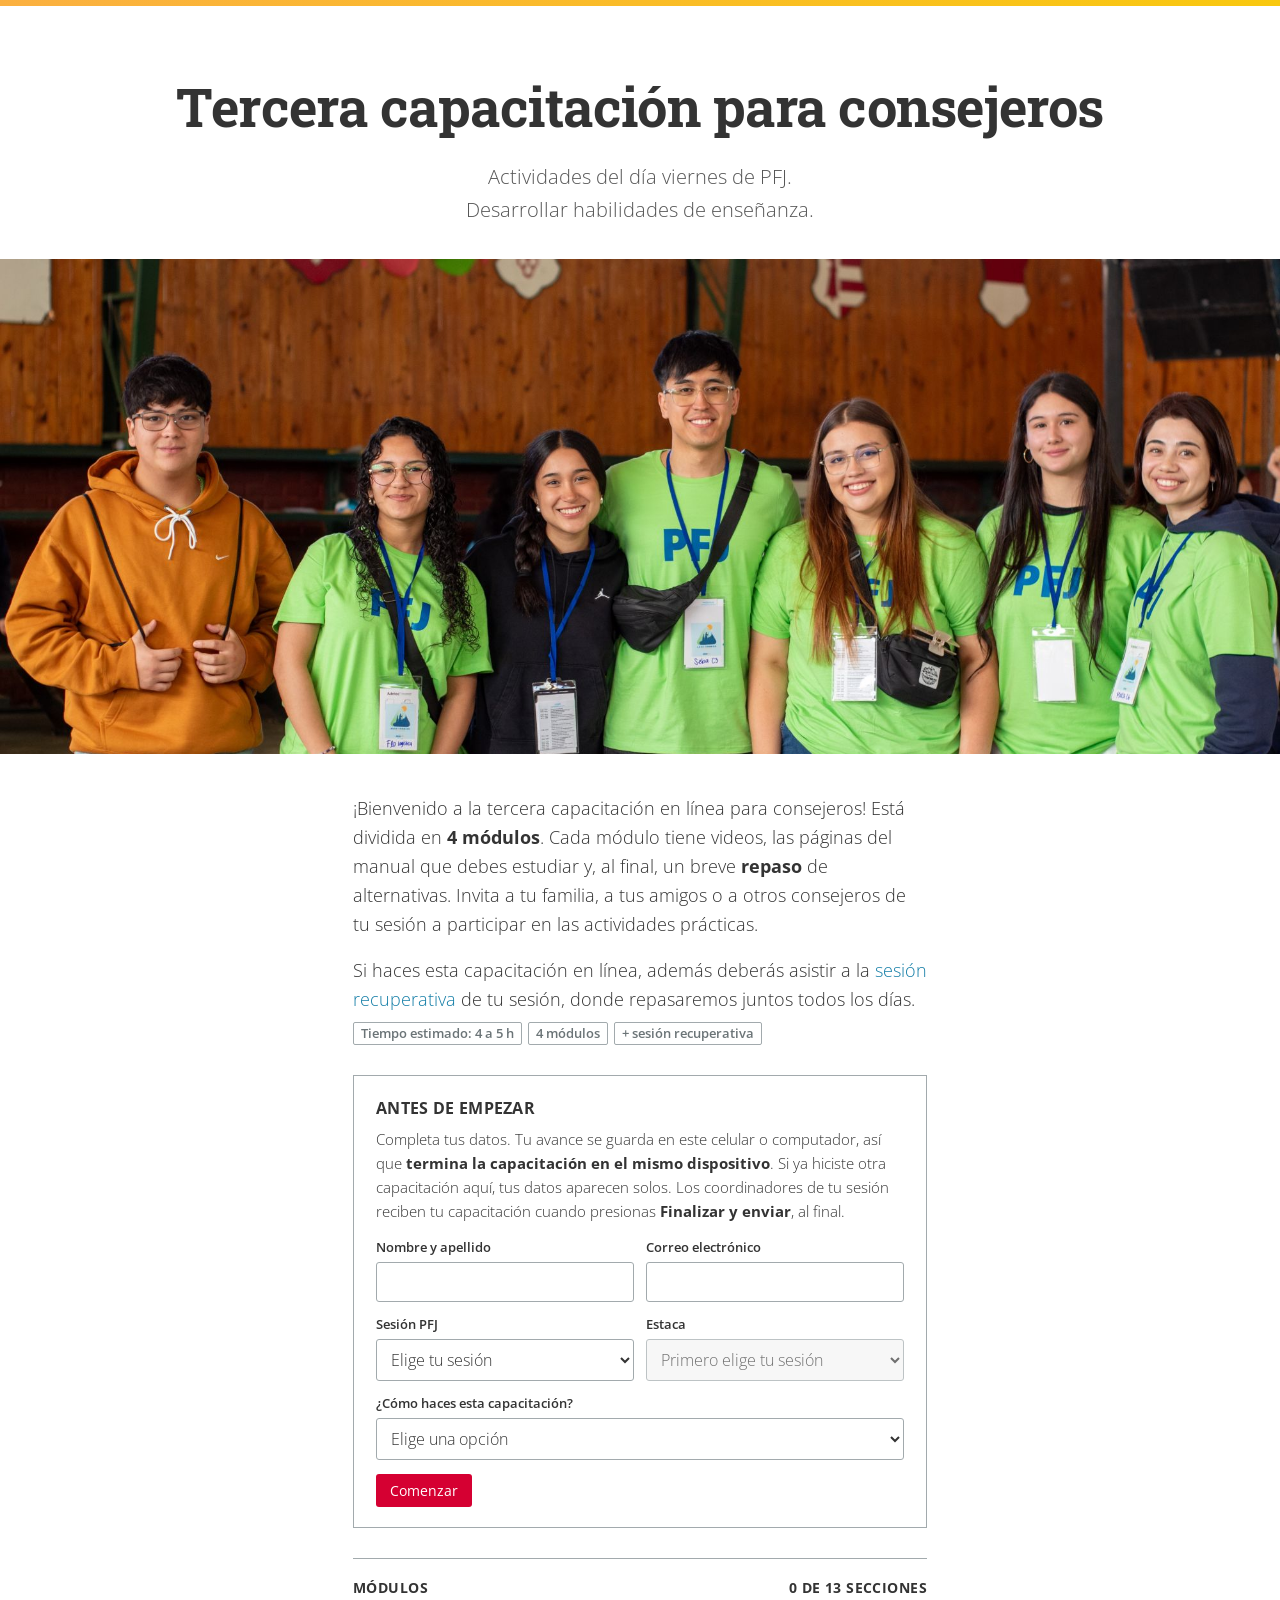
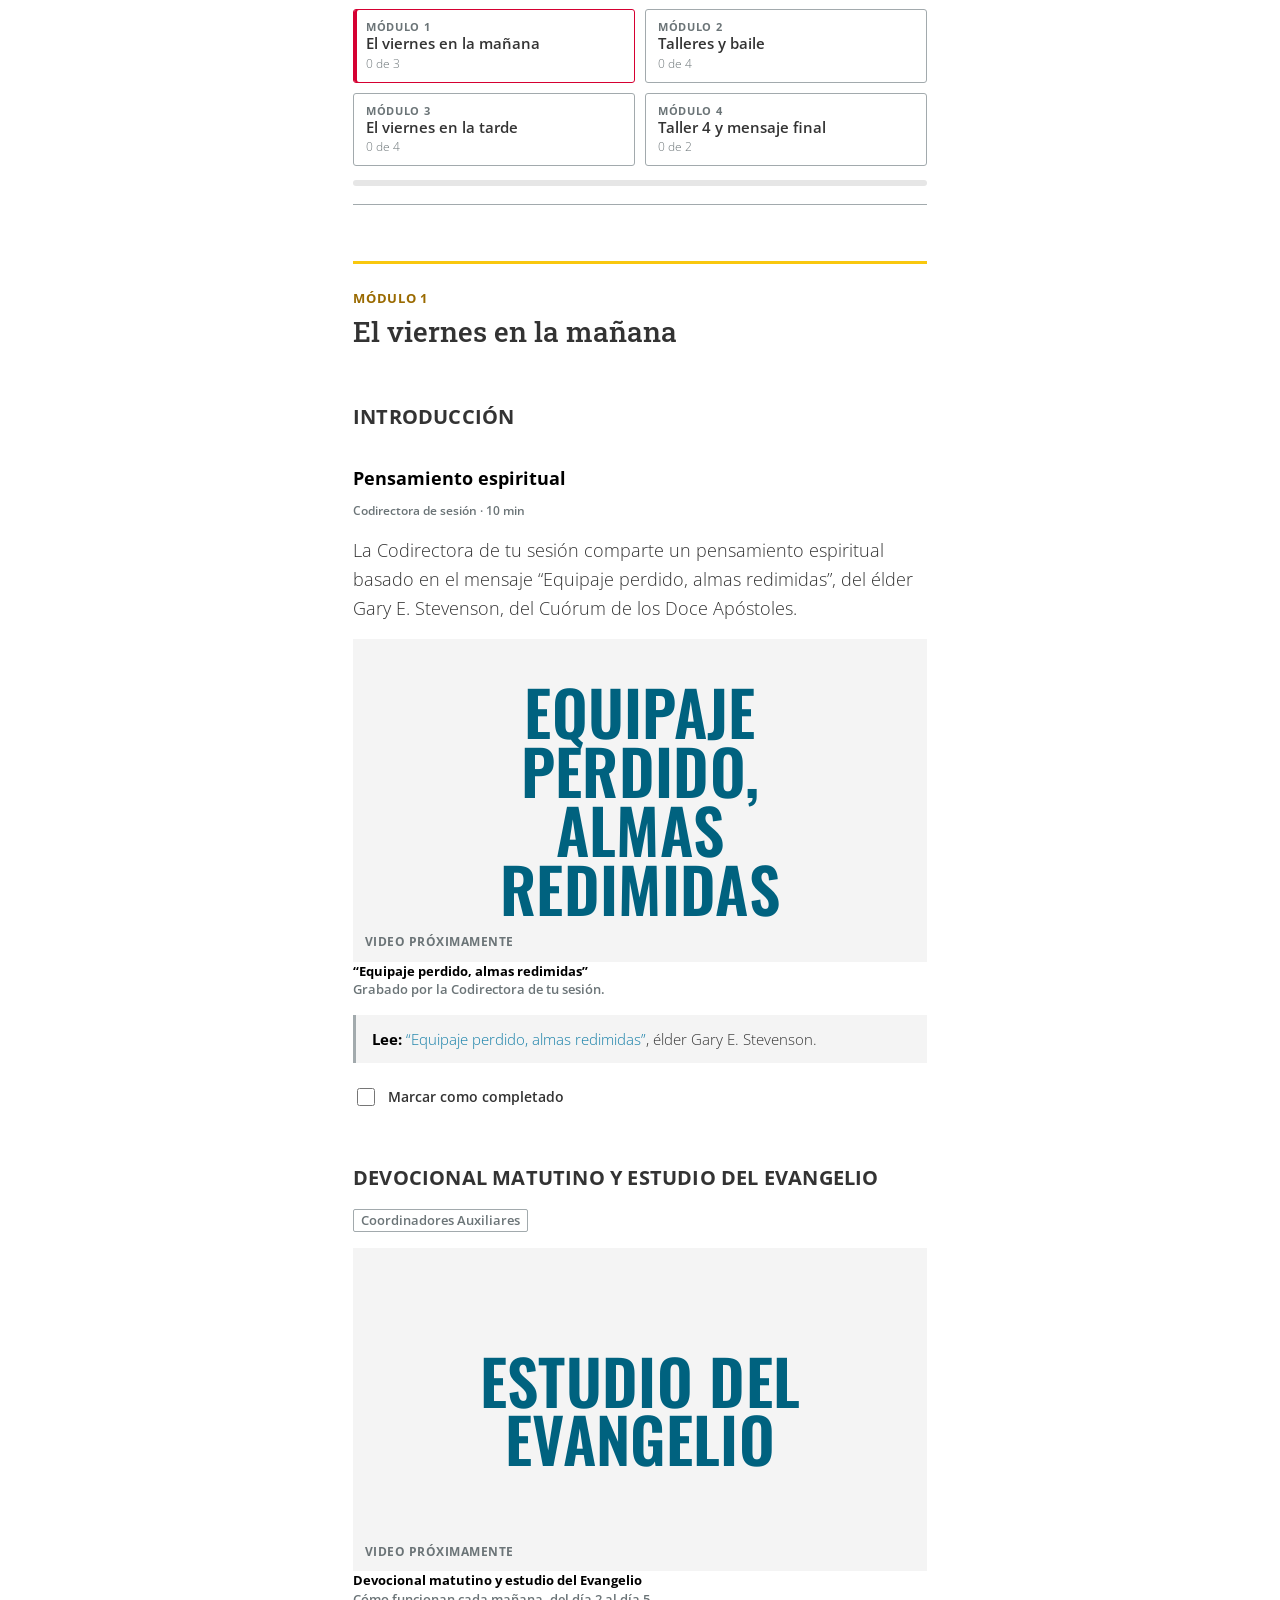
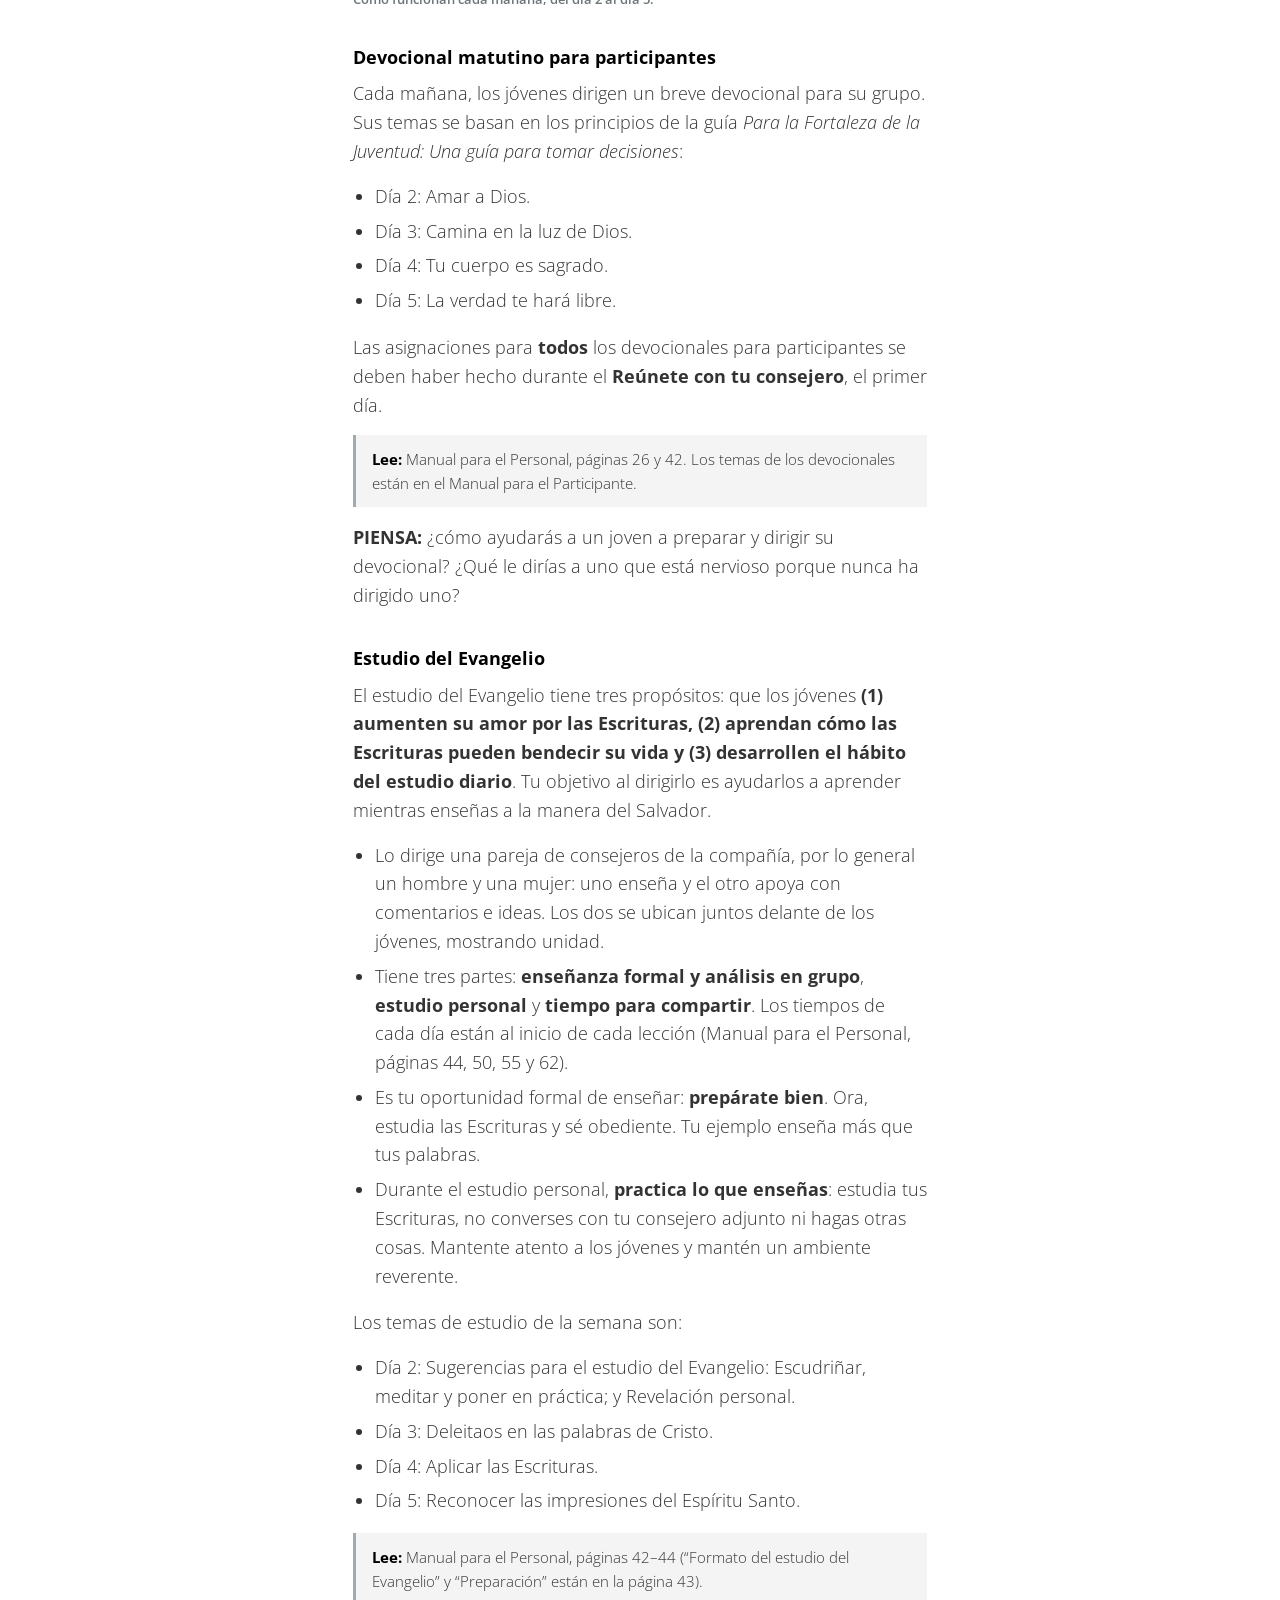
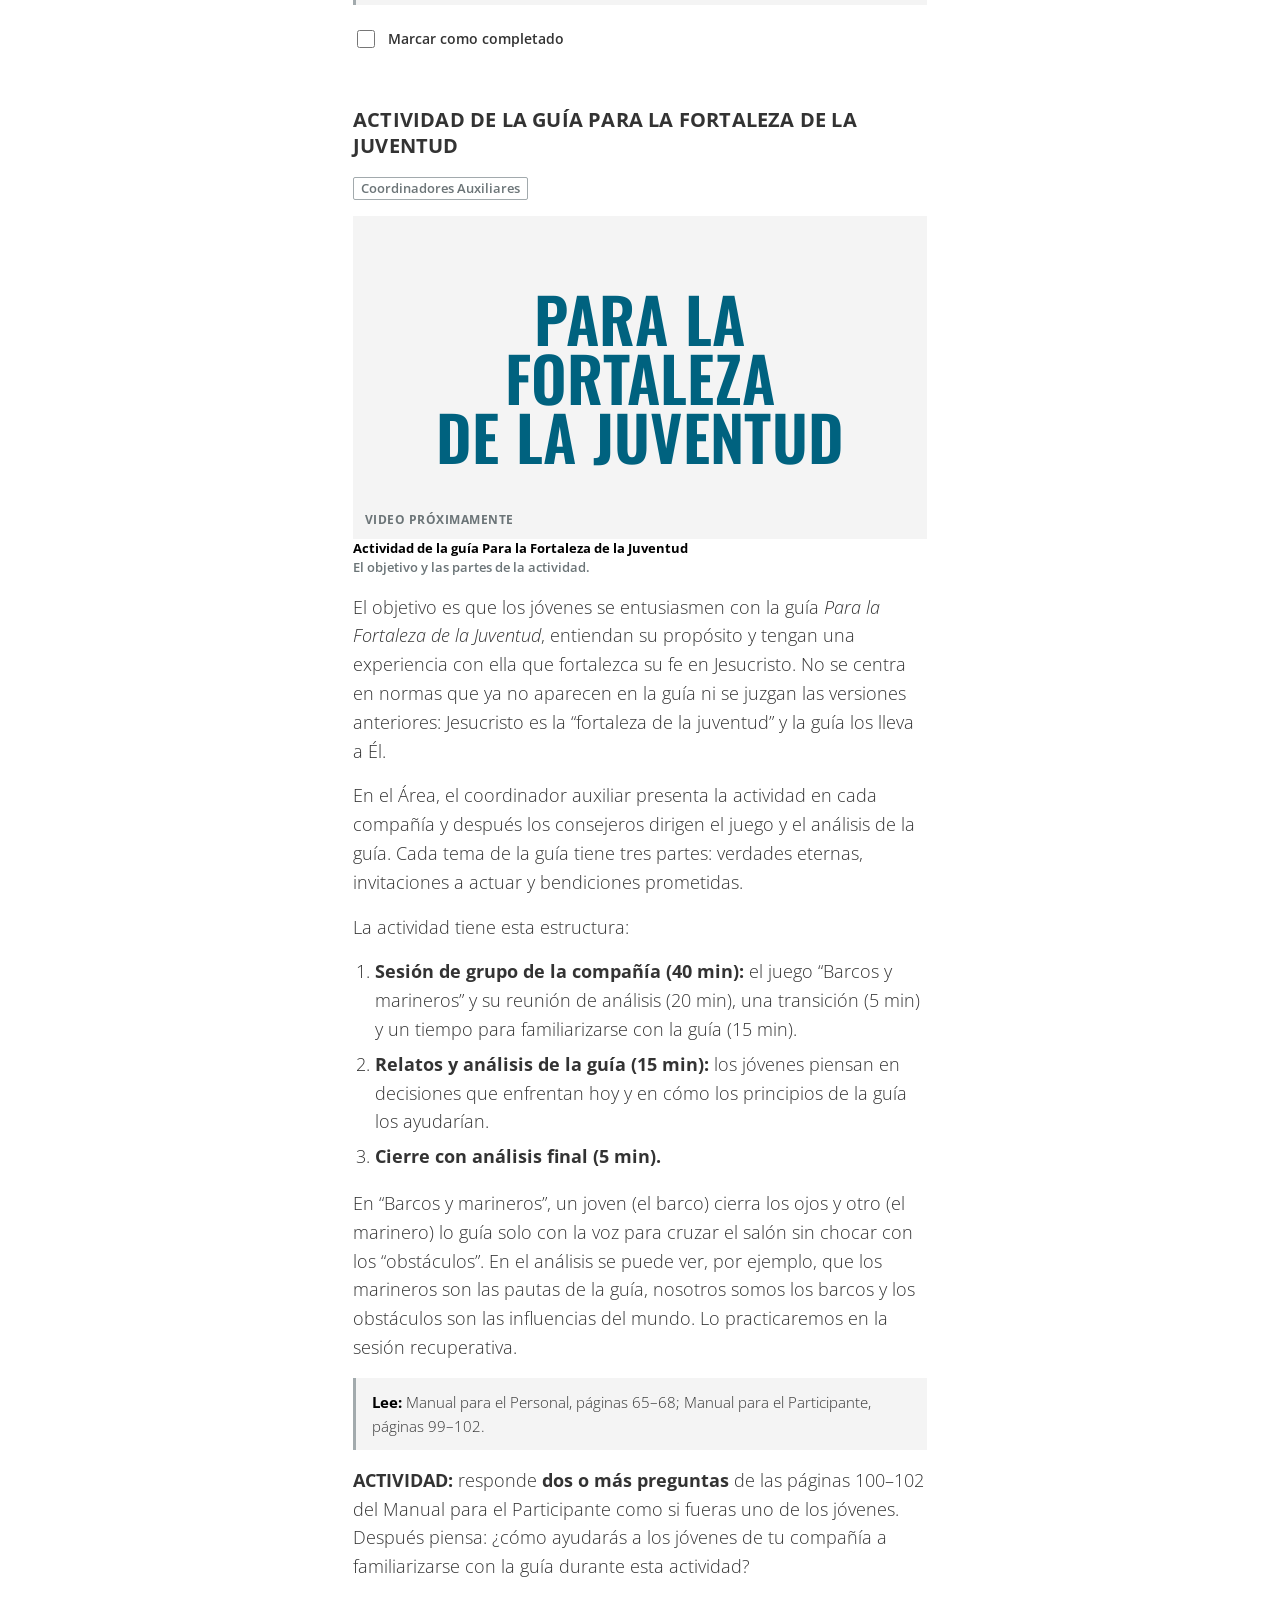
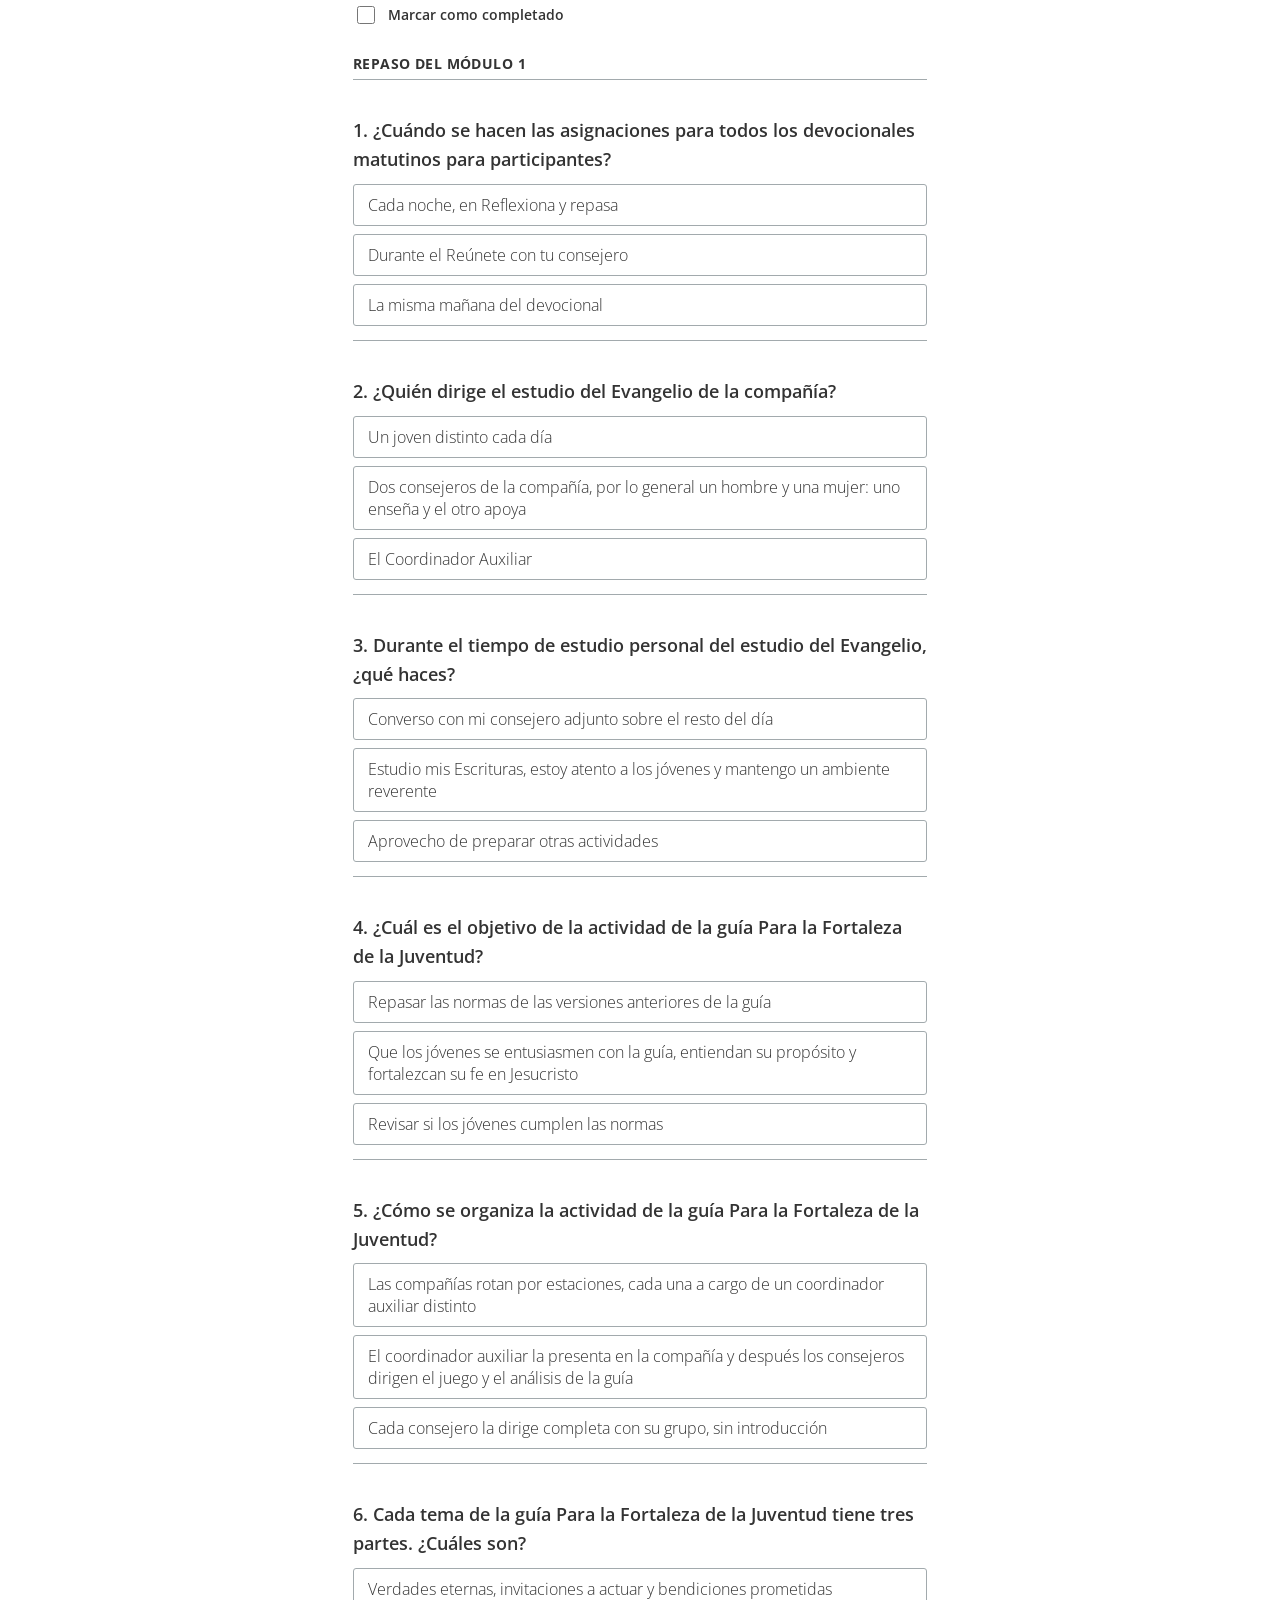
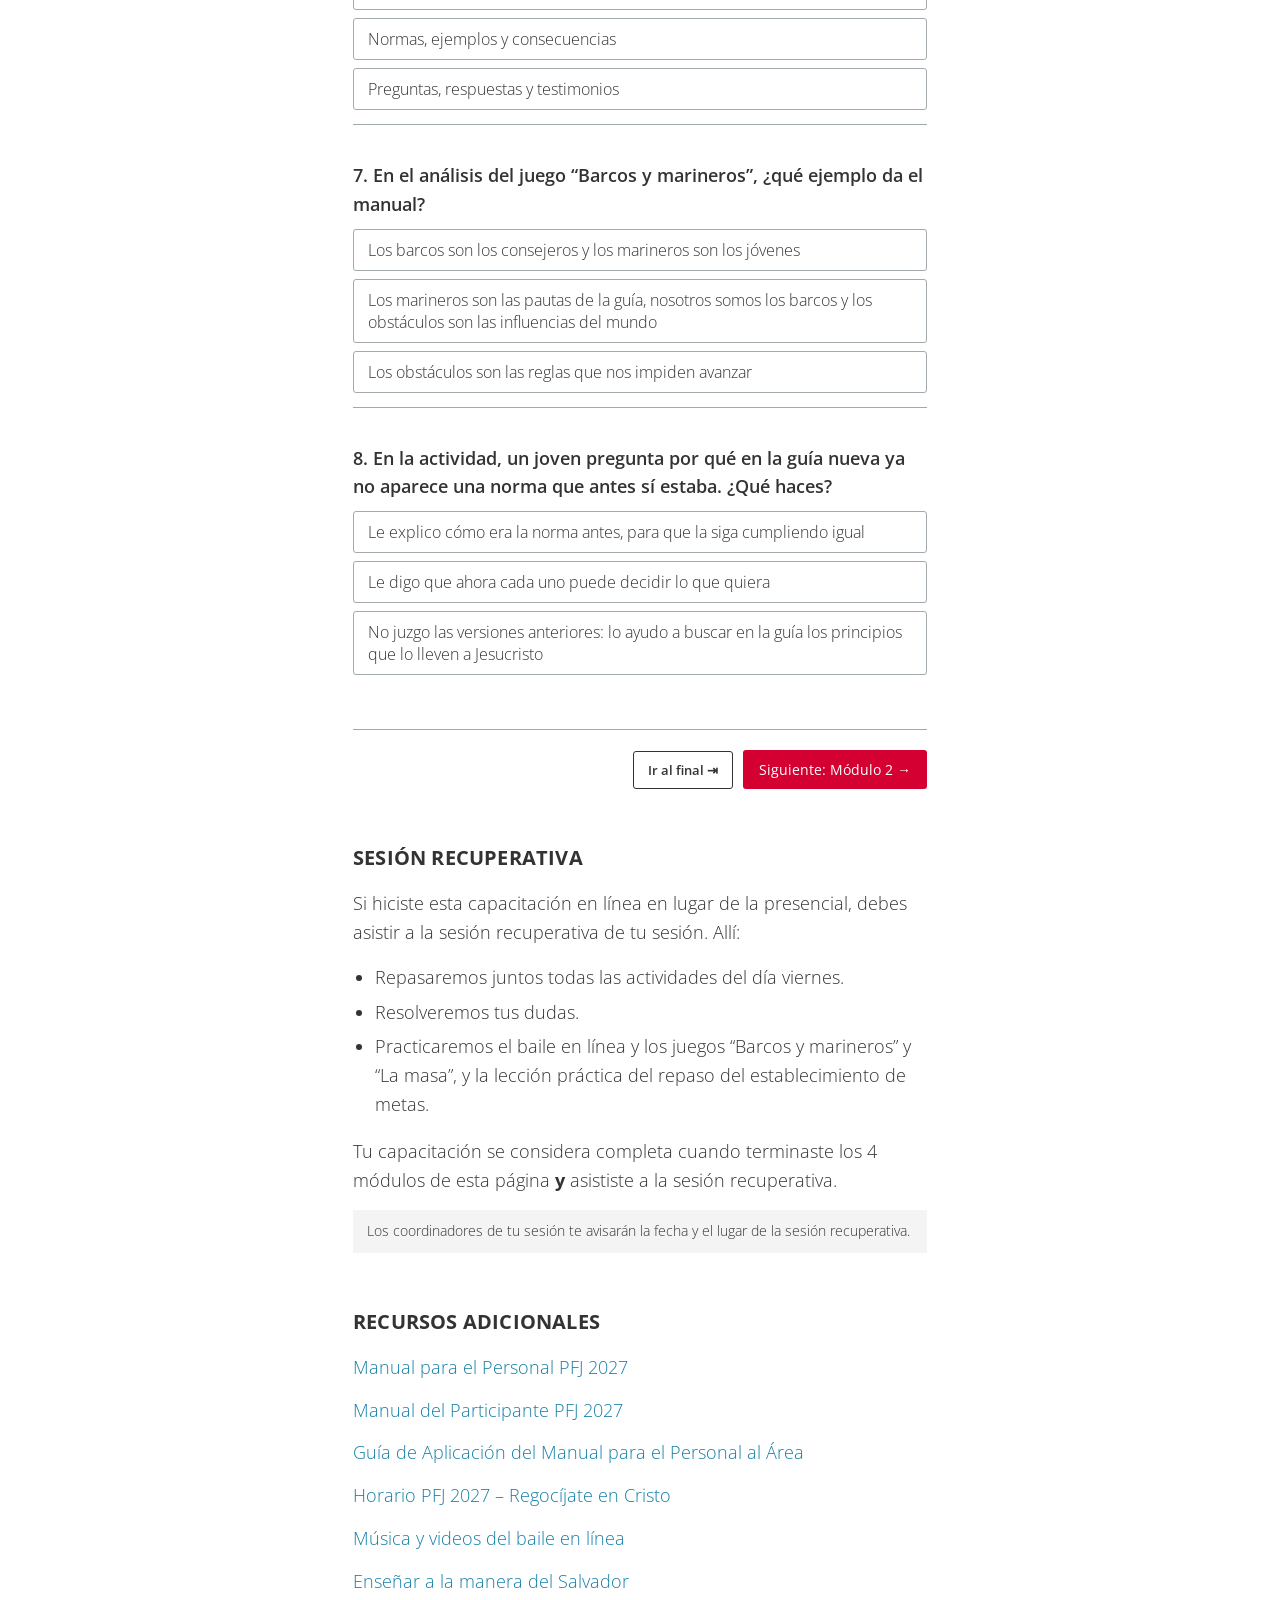
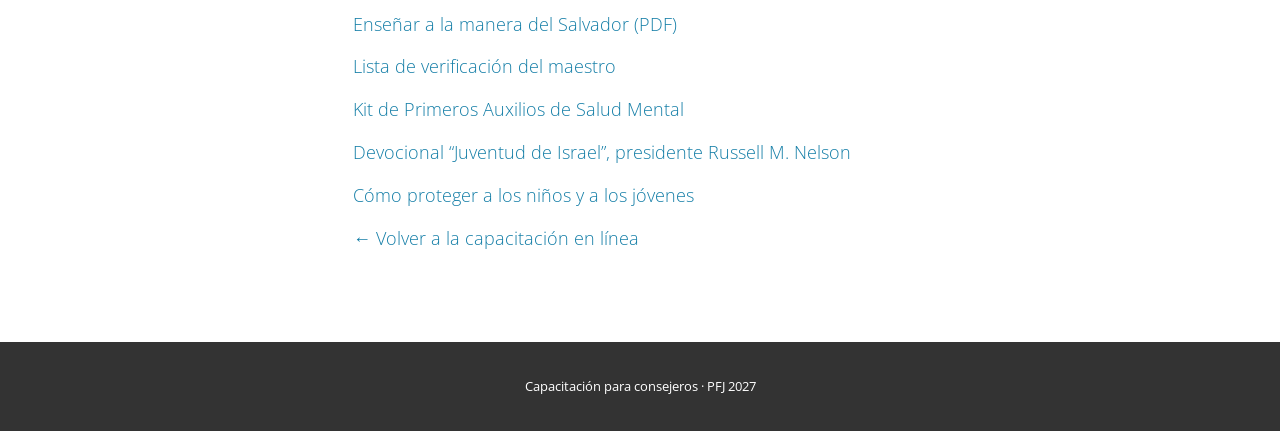
<file: capacitacion-online/capacitacion-3.html>
<!DOCTYPE html>
<html lang="es">
<head>
<meta charset="utf-8">
<meta name="viewport" content="width=device-width, initial-scale=1">
<title>Tercera capacitación para consejeros · PFJ 2027</title>
<meta name="description" content="Actividades del día viernes, metas y Llévatelo a casa. Enseñar por el Espíritu.">
<meta property="og:type" content="website">
<meta property="og:site_name" content="Capacitación PFJ 2027">
<meta property="og:title" content="Tercera capacitación para consejeros · PFJ 2027">
<meta property="og:description" content="Actividades del día viernes, metas y Llévatelo a casa. Enseñar por el Espíritu.">
<meta property="og:url" content="https://pfj-sudamerica-sur.github.io/capacitacion-online/capacitacion-3.html">
<meta property="og:image" content="https://pfj-sudamerica-sur.github.io/capacitacion-online/img/miniatura-3.jpg">
<meta property="og:image:width" content="1200">
<meta property="og:image:height" content="630">
<meta property="og:image:alt" content="Tercera capacitación para consejeros · PFJ 2027">
<meta name="twitter:card" content="summary_large_image">
<link rel="stylesheet" href="estilos.css?v=3">
</head>
<body data-capacitacion="C3">
<div class="barra-sup"></div>

<main>
  <div class="titulo-bloque">
    <h1>Tercera capacitación para consejeros</h1>
    <p class="cita">Actividades del día viernes de PFJ.<br>Desarrollar habilidades de enseñanza.</p>
  </div>

  <figure class="foto-portada">
    <img src="img/foto-capacitacion-3.jpg" style="object-position: center 29%" alt="Grupo de consejeros y jóvenes de PFJ, sonriendo, con poleras verdes en un gimnasio" width="2000" height="1333">
  </figure>

  <div class="columna">
    <p>¡Bienvenido a la tercera capacitación en línea para consejeros! Está dividida en <b>4 módulos</b>. Cada módulo tiene videos, las páginas del manual que debes estudiar y, al final, un breve <b>repaso</b> de alternativas. Invita a tu familia, a tus amigos o a otros consejeros de tu sesión a participar en las actividades prácticas.</p>
    <p>Si haces esta capacitación en línea, además deberás asistir a la <a href="#sesion-recuperativa">sesión recuperativa</a> de tu sesión, donde repasaremos juntos todos los días.</p>
    <p class="meta"><span class="etq">Tiempo estimado: 4 a 5 h</span><span class="etq">4 módulos</span><span class="etq">+ sesión recuperativa</span></p>

    <!-- Registro -->
    <section class="registro" id="registro">
      <h2>Antes de empezar</h2>
      <p>Completa tus datos. Tu avance se guarda en este celular o computador, así que <b>termina la capacitación en el mismo dispositivo</b>. Si ya hiciste otra capacitación aquí, tus datos aparecen solos. Los coordinadores de tu sesión reciben tu capacitación cuando presionas <b>Finalizar y enviar</b>, al final.</p>
      <form id="reg-form">
        <div class="campos">
          <label>Nombre y apellido<input name="nombre" required autocomplete="name"></label>
          <label>Correo electrónico<input name="correo" type="email" required autocomplete="email"></label>
          <label>Sesión PFJ<select name="sesion" id="reg-sesion" required><option value="">Cargando sesiones…</option></select></label>
          <label>Estaca<select name="estaca" id="reg-estaca" required disabled><option value="">Primero elige tu sesión</option></select></label>
          <label class="campo-ancho" id="reg-estaca-otra-campo" hidden>Escribe el nombre de tu estaca<input name="estacaOtra" id="reg-estaca-otra" placeholder="Por ejemplo: Estaca de Santiago Chile Ñuñoa"></label>
          <label class="campo-ancho">¿Cómo haces esta capacitación?
            <select name="modalidad" required>
              <option value="">Elige una opción</option>
              <option>En línea, en lugar de la presencial</option>
              <option>En línea, como repaso (asistí a la presencial)</option>
            </select></label>
        </div>
        <button class="boton-rojo" type="submit">Comenzar</button>
      </form>
      <p class="registro__saludo">Registrado como <b id="reg-nombre-saludo"></b>. <button type="button" id="reg-cambiar">Cambiar datos</button></p>
      <div class="info-sesion" data-info-sesion="contacto"></div>
    </section>

    <!-- Índice por módulos -->
    <nav class="indice" aria-label="Módulos de la capacitación">
      <p class="indice__titulo"><span>Módulos</span><span id="progreso-texto"></span></p>
      <div id="indice-modulos" class="indice-modulos"></div>
      <div class="barra"><span id="progreso-barra"></span></div>
    </nav>

    <!-- ================= MÓDULO 1 ================= -->
    <div class="modulo" data-modulo="1" id="modulo-1">
      <div class="modulo__cabecera"><span>Módulo 1</span><h2>El viernes en la mañana</h2></div>

      <section class="seccion" id="introduccion" data-seccion>
        <h2>Introducción</h2>
        <h3>Pensamiento espiritual</h3>
        <p class="video__quien">Codirectora de sesión · 10 min</p>
        <p>La Codirectora de tu sesión comparte un pensamiento espiritual basado en el mensaje “Equipaje perdido, almas redimidas”, del élder Gary E. Stevenson, del Cuórum de los Doce Apóstoles.</p>
        <div class="video" data-video="c3-pensamiento-espiritual">
          <div class="poster"><div class="poster__texto">Equipaje perdido,<br>almas redimidas</div><button class="reproducir" aria-label="Reproducir"></button></div>
          <p class="video__pie"><b>“Equipaje perdido, almas redimidas”</b><span>Grabado por la Codirectora de tu sesión.</span></p>
        </div>
        <p class="lee"><b>Lee:</b> <a href="https://www.churchofjesuschrist.org/study/general-conference/2026/04/23stevenson?lang=spa" target="_blank" rel="noopener">“Equipaje perdido, almas redimidas”</a>, élder Gary E. Stevenson.</p>
        <label class="completar"><input type="checkbox"> Marcar como completado</label>
      </section>

      <section class="seccion" id="devocional-estudio" data-seccion>
        <h2>Devocional matutino y estudio del Evangelio</h2>
        <p class="meta"><span class="etq">Coordinadores Auxiliares</span></p>
        <div class="video" data-video="estudio-evangelio">
          <div class="poster"><div class="poster__texto">Estudio del<br>Evangelio</div><button class="reproducir" aria-label="Reproducir"></button></div>
          <p class="video__pie"><b>Devocional matutino y estudio del Evangelio</b><span>Cómo funcionan cada mañana, del día 2 al día 5.</span></p>
        </div>
        <h3>Devocional matutino para participantes</h3>
        <p>Cada mañana, los jóvenes dirigen un breve devocional para su grupo. Sus temas se basan en los principios de la guía <i>Para la Fortaleza de la Juventud: Una guía para tomar decisiones</i>:</p>
        <ul>
          <li>Día 2: Amar a Dios.</li>
          <li>Día 3: Camina en la luz de Dios.</li>
          <li>Día 4: Tu cuerpo es sagrado.</li>
          <li>Día 5: La verdad te hará libre.</li>
        </ul>
        <p>Las asignaciones para <b>todos</b> los devocionales para participantes se deben haber hecho durante el <b>Reúnete con tu consejero</b>, el primer día.</p>
        <p class="lee"><b>Lee:</b> Manual para el Personal, páginas 26 y 42. Los temas de los devocionales están en el Manual para el Participante.</p>
        <p><b>PIENSA:</b> ¿cómo ayudarás a un joven a preparar y dirigir su devocional? ¿Qué le dirías a uno que está nervioso porque nunca ha dirigido uno?</p>
        <h3>Estudio del Evangelio</h3>
        <p>El estudio del Evangelio tiene tres propósitos: que los jóvenes <b>(1) aumenten su amor por las Escrituras, (2) aprendan cómo las Escrituras pueden bendecir su vida y (3) desarrollen el hábito del estudio diario</b>. Tu objetivo al dirigirlo es ayudarlos a aprender mientras enseñas a la manera del Salvador.</p>
        <ul>
          <li>Lo dirige una pareja de consejeros de la compañía, por lo general un hombre y una mujer: uno enseña y el otro apoya con comentarios e ideas. Los dos se ubican juntos delante de los jóvenes, mostrando unidad.</li>
          <li>Tiene tres partes: <b>enseñanza formal y análisis en grupo</b>, <b>estudio personal</b> y <b>tiempo para compartir</b>. Los tiempos de cada día están al inicio de cada lección (Manual para el Personal, páginas 44, 50, 55 y 62).</li>
          <li>Es tu oportunidad formal de enseñar: <b>prepárate bien</b>. Ora, estudia las Escrituras y sé obediente. Tu ejemplo enseña más que tus palabras.</li>
          <li>Durante el estudio personal, <b>practica lo que enseñas</b>: estudia tus Escrituras, no converses con tu consejero adjunto ni hagas otras cosas. Mantente atento a los jóvenes y mantén un ambiente reverente.</li>
        </ul>
        <p>Los temas de estudio de la semana son:</p>
        <ul>
          <li>Día 2: Sugerencias para el estudio del Evangelio: Escudriñar, meditar y poner en práctica; y Revelación personal.</li>
          <li>Día 3: Deleitaos en las palabras de Cristo.</li>
          <li>Día 4: Aplicar las Escrituras.</li>
          <li>Día 5: Reconocer las impresiones del Espíritu Santo.</li>
        </ul>
        <p class="lee"><b>Lee:</b> Manual para el Personal, páginas 42–44 (“Formato del estudio del Evangelio” y “Preparación” están en la página 43).</p>
        <label class="completar"><input type="checkbox"> Marcar como completado</label>
      </section>

      <section class="seccion" id="guia-fortaleza" data-seccion>
        <h2>Actividad de la guía Para la Fortaleza de la Juventud</h2>
        <p class="meta"><span class="etq">Coordinadores Auxiliares</span></p>
        <div class="video" data-video="guia-fortaleza">
          <div class="poster"><div class="poster__texto">Para la Fortaleza<br>de la Juventud</div><button class="reproducir" aria-label="Reproducir"></button></div>
          <p class="video__pie"><b>Actividad de la guía Para la Fortaleza de la Juventud</b><span>El objetivo y las partes de la actividad.</span></p>
        </div>
        <p>El objetivo es que los jóvenes se entusiasmen con la guía <i>Para la Fortaleza de la Juventud</i>, entiendan su propósito y tengan una experiencia con ella que fortalezca su fe en Jesucristo. No se centra en normas que ya no aparecen en la guía ni se juzgan las versiones anteriores: Jesucristo es la “fortaleza de la juventud” y la guía los lleva a Él.</p>
        <p>En el Área, el coordinador auxiliar presenta la actividad en cada compañía y después los consejeros dirigen el juego y el análisis de la guía. Cada tema de la guía tiene tres partes: verdades eternas, invitaciones a actuar y bendiciones prometidas.</p>
        <p>La actividad tiene esta estructura:</p>
        <ol>
          <li><b>Sesión de grupo de la compañía (40 min):</b> el juego “Barcos y marineros” y su reunión de análisis (20 min), una transición (5 min) y un tiempo para familiarizarse con la guía (15 min).</li>
          <li><b>Relatos y análisis de la guía (15 min):</b> los jóvenes piensan en decisiones que enfrentan hoy y en cómo los principios de la guía los ayudarían.</li>
          <li><b>Cierre con análisis final (5 min).</b></li>
        </ol>
        <p>En “Barcos y marineros”, un joven (el barco) cierra los ojos y otro (el marinero) lo guía solo con la voz para cruzar el salón sin chocar con los “obstáculos”. En el análisis se puede ver, por ejemplo, que los marineros son las pautas de la guía, nosotros somos los barcos y los obstáculos son las influencias del mundo. Lo practicaremos en la sesión recuperativa.</p>
        <p class="lee"><b>Lee:</b> Manual para el Personal, páginas 65–68; Manual para el Participante, páginas 99–102.</p>
        <p><b>ACTIVIDAD:</b> responde <b>dos o más preguntas</b> de las páginas 100–102 del Manual para el Participante como si fueras uno de los jóvenes. Después piensa: ¿cómo ayudarás a los jóvenes de tu compañía a familiarizarse con la guía durante esta actividad?</p>
        <label class="completar"><input type="checkbox"> Marcar como completado</label>
      </section>

      <div class="repaso" data-modulo-repaso="1"></div>
      <div class="modulo__nav"></div>
    </div>

    <!-- ================= MÓDULO 2 ================= -->
    <div class="modulo" data-modulo="2" id="modulo-2">
      <div class="modulo__cabecera"><span>Módulo 2</span><h2>Talleres y baile</h2></div>

      <section class="seccion" id="taller-1" data-seccion>
        <h2>Taller 1: Enseñar por el Espíritu</h2>
        <p class="meta"><span class="etq">10 min</span><span class="etq">Matrimonio Director</span></p>
        <p>Este taller se basa en la sección <a href="https://www.churchofjesuschrist.org/study/manual/teaching-in-the-saviors-way-2022/07-part-2/09-teach-by-the-spirit?lang=spa" target="_blank" rel="noopener">“Enseñar por el Espíritu”</a> del manual <i>Enseñar a la manera del Salvador</i>. Mientras ves el video del élder Dieter F. Uchtdorf, haz una autoevaluación con la <a href="https://drive.google.com/file/d/1u2AdvC-4G_5XYQVKoGj9ozSJVAJ3LMfY/view" target="_blank" rel="noopener">Lista de verificación del maestro</a>, en la parte de enseñar por el Espíritu.</p>
        <p class="lee"><b>Lee:</b> <a href="https://drive.google.com/file/d/1ln4mFB7mW29A1eeXo-IN8y84mGNq8Tl_/view" target="_blank" rel="noopener">Enseñar a la manera del Salvador</a>, páginas 16–19. Los videos son un resumen: el manual tiene más ejemplos e ideas.</p>
        <div class="video" data-video="esms-espiritu">
          <div class="poster"><div class="poster__texto">Enseñar por<br>el Espíritu</div><button class="reproducir" aria-label="Reproducir"></button></div>
          <p class="video__pie"><b>“Enseñar por el Espíritu”</b><span>Élder Dieter F. Uchtdorf.</span></p>
        </div>
        <ul>
          <li>El Salvador se preparaba espiritualmente para enseñar.</li>
          <li>El Salvador siempre estaba preparado para responder a las necesidades de los demás.</li>
          <li>El Salvador brindaba oportunidades para que el Espíritu Santo enseñara a las personas.</li>
          <li>El Salvador ayudaba a las personas a buscar, reconocer y actuar de acuerdo con la revelación personal.</li>
          <li>El Salvador daba testimonio a aquellos a quienes enseñaba.</li>
        </ul>
        <p><b>PIENSA:</b> según tu Lista de verificación, ¿en qué principio estás más fuerte y en cuál quieres mejorar antes de PFJ? ¿En qué momento del viernes, como el estudio del Evangelio o Llévatelo a casa, podrás ponerlo en práctica?</p>
        <p class="lee"><b>Para prepararte más:</b> <a href="https://www.churchofjesuschrist.org/study/broadcasts/language-recording/2022/05?lang=spa" target="_blank" rel="noopener">capacitación completa del élder Uchtdorf</a>.</p>
        <label class="completar"><input type="checkbox"> Marcar como completado</label>
      </section>

      <section class="seccion" id="taller-2" data-seccion>
        <h2>Taller 2: Enseñar la doctrina</h2>
        <p class="meta"><span class="etq">10 min</span><span class="etq">Matrimonio Codirector</span></p>
        <p>Este taller se basa en la sección <a href="https://www.churchofjesuschrist.org/study/manual/teaching-in-the-saviors-way-2022/07-part-2/10-teach-the-doctrine?lang=spa" target="_blank" rel="noopener">“Enseñar la doctrina”</a> del manual <i>Enseñar a la manera del Salvador</i>. Mientras ves el video del élder Dieter F. Uchtdorf, haz una autoevaluación con la <a href="https://drive.google.com/file/d/1u2AdvC-4G_5XYQVKoGj9ozSJVAJ3LMfY/view" target="_blank" rel="noopener">Lista de verificación del maestro</a>, en la parte de enseñar la doctrina.</p>
        <p class="lee"><b>Lee:</b> <a href="https://drive.google.com/file/d/1ln4mFB7mW29A1eeXo-IN8y84mGNq8Tl_/view" target="_blank" rel="noopener">Enseñar a la manera del Salvador</a>, páginas 20–23. Los videos son un resumen: el manual tiene más ejemplos e ideas.</p>
        <div class="video" data-video="esms-doctrina">
          <div class="poster"><div class="poster__texto">Enseñar<br>la doctrina</div><button class="reproducir" aria-label="Reproducir"></button></div>
          <p class="video__pie"><b>“Enseñar la doctrina”</b><span>Élder Dieter F. Uchtdorf.</span></p>
        </div>
        <ul>
          <li>El Salvador aprendía la doctrina.</li>
          <li>El Salvador enseñaba de las Escrituras.</li>
          <li>El Salvador ayudaba a las personas a buscar, reconocer y entender la verdad.</li>
          <li>El Salvador enseñaba las verdades que conducen a la conversión y edifican la fe.</li>
          <li>El Salvador ayudaba a las personas a encontrar la relevancia en lo personal en Su doctrina.</li>
        </ul>
        <p><b>PIENSA:</b> elige uno de los temas del estudio del Evangelio de la semana. ¿Qué pasaje de las Escrituras usarías para enseñarlo y cómo ayudarías a los jóvenes a ver qué tiene que ver con su vida?</p>
        <p class="lee"><b>Para prepararte más:</b> <a href="https://www.churchofjesuschrist.org/study/broadcasts/language-recording/2022/05?lang=spa" target="_blank" rel="noopener">capacitación completa del élder Uchtdorf</a>.</p>
        <label class="completar"><input type="checkbox"> Marcar como completado</label>
      </section>

      <section class="seccion" id="baile" data-seccion>
        <h2>Baile en línea</h2>
        <p class="meta"><span class="etq">10 min</span><span class="etq">Coordinador Auxiliar del baile</span></p>
        <p>Repasa los bailes que aprendiste en las capacitaciones anteriores. Elige uno con los botones para ver su paso a paso.</p>
        <div class="baile" id="baile-selector">
          <div class="baile__botones" role="tablist" aria-label="Bailes en línea"></div>
          <div class="video" data-video="baile-1">
            <div class="poster"><div class="poster__texto">Baile<br>en línea</div><button class="reproducir" aria-label="Reproducir"></button></div>
          </div>
        </div>
        <p><b>ACTIVIDAD:</b> practica <b>uno o dos bailes</b> con alguien más hasta que puedas hacerlos sin mirar el video. Los volveremos a practicar juntos en la sesión recuperativa.</p>
        <div class="baile__practicados">
          <p class="baile__pregunta">¿Cuáles practicaste?</p>
          <div id="baile-practicados"></div>
        </div>
        <label class="completar"><input type="checkbox"> Marcar como completado</label>
      </section>

      <section class="seccion" id="taller-3" data-seccion>
        <h2>Taller 3: Primeros auxilios de salud mental</h2>
        <p class="meta"><span class="etq">10 min</span><span class="etq">Matrimonio Codirector</span></p>
        <div class="video" data-video="c3-taller-salud-mental">
          <div class="poster"><div class="poster__texto">Primeros auxilios<br>de salud mental</div><button class="reproducir" aria-label="Reproducir"></button></div>
          <p class="video__pie"><b>Taller 3</b><span>Abuso, dificultades en la alimentación y jóvenes con Trastorno del Espectro Autista (TEA), impartido por el Matrimonio Codirector de tu sesión.</span></p>
        </div>
        <h3>Objetivo</h3>
        <p>Recordar a los consejeros que el Kit de Primeros auxilios sobre Salud Mental es una herramienta de apoyo. Su función no es diagnosticar ni resolver estas situaciones, sino brindar una primera contención sin indagar y comunicar oportunamente al Matrimonio Codirector.</p>
        <h3>Introducción</h3>
        <p>En la capacitación anterior hablamos de situaciones de crisis emocionales. Hoy veremos otras situaciones que también pueden presentarse durante el PFJ y en las que los consejeros cumplirán un rol importante: ver, acompañar e informar.</p>
        <h3>Abuso</h3>
        <p>Puede ocurrir que un joven decida contarle a su consejero una experiencia muy difícil relacionada con algún tipo de abuso. Ese momento requiere mucha sensibilidad.</p>
        <p><b>¿Qué hacer?</b></p>
        <ul>
          <li>Escuchar con atención y respeto.</li>
          <li>Permitir que el joven hable a su ritmo.</li>
          <li>Agradecer la confianza.</li>
          <li>Permanecer con otro adulto presente (nunca estar a solas con el joven).</li>
          <li>Informar inmediatamente al Matrimonio Codirector para que se inicie el procedimiento correspondiente.</li>
        </ul>
        <p><b>¿Qué evitar?</b></p>
        <ul>
          <li>Hacer preguntas para investigar.</li>
          <li>Pedir detalles.</li>
          <li>Poner en duda el relato.</li>
          <li>Preguntar: "¿Estás seguro?", "¿Por qué no lo contaste antes?"</li>
          <li>El objetivo no es investigar lo ocurrido, sino brindar contención y derivar la situación.</li>
        </ul>
        <h3>Problemas con la alimentación</h3>
        <p>No todos los jóvenes que dejan de comer lo hacen por el mismo motivo. Antes de sacar conclusiones, es necesario observar y acompañar. Algunas posibles causas son:</p>
        <ul>
          <li>Dificultad para adaptarse al lugar.</li>
          <li>Vergüenza al comer con otras personas.</li>
          <li>Ansiedad.</li>
          <li>Malestar físico.</li>
          <li>Sensibilidad a ciertos olores, sabores o texturas.</li>
        </ul>
        <p><b>¿Qué hacer?</b></p>
        <ul>
          <li>Avisar con anticipación el horario de las comidas.</li>
          <li>Sentarse a compartir ese momento con ellos.</li>
          <li>Conversar e interesarse por el joven.</li>
          <li>Favorecer un ambiente tranquilo.</li>
          <li>Preguntar con respeto si hay algo que le incomoda.</li>
        </ul>
        <p><b>¿Qué evitar?</b></p>
        <ul>
          <li>Obligar.</li>
          <li>Insistir constantemente.</li>
          <li>Exponer al joven delante del grupo.</li>
        </ul>
        <h3>Trastorno del Espectro Autista (TEA)</h3>
        <p>Cada persona con Autismo es diferente. No existe una única forma de ser autista. Lo más importante es conocer al joven, comprender sus necesidades y adaptar el acompañamiento para favorecer su participación en las actividades.</p>
        <p><b>Recordar:</b></p>
        <ul>
          <li>El autismo no es una enfermedad. Es una forma diferente de procesar la información, comunicarse y relacionarse con el entorno.</li>
          <li>Muchos jóvenes participan plenamente del PFJ cuando reciben los apoyos adecuados. Algunos necesitan acompañamiento de un tutor o un auxiliar terapéutico.</li>
          <li>Algunas situaciones que pueden generar una crisis son:
            <ul>
              <li>Cambios inesperados.</li>
              <li>Exceso de estímulos.</li>
              <li>Cambios de rutina.</li>
              <li>Dificultad para expresar necesidades.</li>
              <li>Demasiadas exigencias al mismo tiempo.</li>
            </ul>
          </li>
        </ul>
        <p><b>¿Qué hacer?</b></p>
        <ul>
          <li>Anticipar los cambios de actividad. "En diez minutos iremos a almorzar."</li>
          <li>Dar tiempo para responder.</li>
          <li>Permitir pausas cuando sea necesario.</li>
          <li>Ofrecer un lugar tranquilo si el joven necesita regular sus emociones.</li>
          <li>Adaptar el ritmo de las actividades cuando sea posible.</li>
          <li>Informar cualquier situación al Matrimonio Codirector.</li>
        </ul>
        <h3>Cierre</h3>
        <p>Cada joven vive el PFJ de manera diferente. A veces, pequeños gestos como escuchar con respeto, anticipar un cambio o acompañar con calma pueden marcar una gran diferencia.</p>
        <p class="lee"><b>Lee:</b> <a href="https://drive.google.com/file/d/1W20gHPFkH7GxolqbSm8Wpdt2u8NhHeDE/view" target="_blank" rel="noopener">Kit de Primeros Auxilios de Salud Mental</a>.</p>
        <label class="completar"><input type="checkbox"> Marcar como completado</label>
      </section>

      <div class="repaso" data-modulo-repaso="2"></div>
      <div class="modulo__nav"></div>
    </div>

    <!-- ================= MÓDULO 3 ================= -->
    <div class="modulo" data-modulo="3" id="modulo-3">
      <div class="modulo__cabecera"><span>Módulo 3</span><h2>El viernes en la tarde</h2></div>

      <section class="seccion" id="vivir-evangelio" data-seccion>
        <h2>Actividad Vivir el Evangelio</h2>
        <p class="meta"><span class="etq">Coordinadores Auxiliares</span></p>
        <div class="video" data-video="vivir-evangelio">
          <div class="poster"><div class="poster__texto">Vivir el<br>Evangelio</div><button class="reproducir" aria-label="Reproducir"></button></div>
          <p class="video__pie"><b>Actividad Vivir el Evangelio</b><span>El formato de la actividad y cómo se rotan los grupos.</span></p>
        </div>
        <p>Esta actividad ayuda a los jóvenes a responder a la invitación del presidente Russell M. Nelson de recoger a Israel por medio de la obra de historia familiar. Tiene este formato:</p>
        <ol>
          <li>Introducción y división en rotaciones (un grupo con cada consejero).</li>
          <li>Primera parte del descubrimiento: <b>Relata tu historia</b>, una actividad en equipo y su conclusión.</li>
          <li>Juego: <b>La masa</b>.</li>
          <li>Segunda parte del descubrimiento: <b>actividad individual</b> y <b>plan de desarrollo individual</b>.</li>
          <li>Conclusión.</li>
        </ol>
        <ul>
          <li>Rotaciones: cada consejero enseña la primera y la segunda parte. Entre ambas, toda la compañía se junta para jugar “La masa”, y para la segunda parte cada grupo pasa a un consejero con el que no estuvo en la primera.</li>
          <li>En <b>Relata tu historia</b>, los jóvenes trabajan en equipos de cuatro o cinco y eligen actividades de la página 105 del Manual para el Participante. Cada vez que un equipo termina una actividad, envía a un representante para que el consejero la firme como completada.</li>
          <li>En la <b>actividad individual</b>, cada joven completa una o más actividades de la página 106 que sean significativas para él. Por cada una dibuja un corazón detrás del estandarte de la compañía, que representa una vida bendecida.</li>
          <li>Diferencia importante: en la actividad individual el joven se fija <b>una meta general</b>; en el <b>plan de desarrollo individual</b> escribe <b>los pasos específicos</b> para alcanzarla (páginas 107–109 del Manual para el Participante).</li>
          <li>Si una actividad no sirve para algún joven (por ejemplo, no tiene teléfono), invítalo a elegir otra. Lo importante es que participe y sienta conexión y logro, no la cantidad de actividades.</li>
        </ul>
        <p class="lee"><b>Prepárate:</b> estudia con espíritu de oración el devocional mundial para los jóvenes <a href="https://www.churchofjesuschrist.org/study/broadcasts/worldwide-devotional-for-young-adults/2018/06/hope-of-israel?lang=spa" target="_blank" rel="noopener">“Juventud de Israel”</a> del presidente Russell M. Nelson (junio de 2018).</p>
        <p class="lee"><b>Lee:</b> Manual para el Personal, páginas 69–72; Manual para el Participante, páginas 105–109.</p>
        <p><b>ACTIVIDAD:</b> elige uno de los puntos de la página 105 del Manual para el Participante y “relata tu historia” a un familiar o amigo. Después completa una actividad de la página 106 que sea significativa para ti.</p>
        <label class="completar"><input type="checkbox"> Marcar como completado</label>
      </section>

      <section class="seccion" id="repaso-metas" data-seccion>
        <h2>Repaso del establecimiento de metas</h2>
        <p class="meta"><span class="etq">Coordinador Auxiliar</span></p>
        <p>Se hace justo después del estudio del Evangelio, en el lugar de la compañía. Tiene tres partes:</p>
        <ol>
          <li><b>Lección práctica (10 min):</b> los jóvenes forman dos filas frente a frente. Una fila observa a su compañero, se da vuelta, y el compañero cambia algo de su apariencia; después tienen que descubrir qué cambió.</li>
          <li><b>Reunión de análisis (15 min):</b> se analiza la lección práctica en términos del proceso de fijar metas, con las preguntas de las páginas 96–97 del Manual para el Participante. El análisis se centra en el proceso y en los resultados, <b>no en un intercambio de metas</b>.</li>
          <li><b>Conclusión (5 min):</b> ayudas a los jóvenes a descubrir que fijar metas, junto con vivir el Evangelio todos los días, los acercará más al Salvador, y los animas a pensar en las metas que se llevarán a casa.</li>
        </ol>
        <p>Lo que aprendan en PFJ tendrá un efecto en su vida solamente si lo ponen en práctica.</p>
        <p class="lee"><b>Lee:</b> Manual para el Personal, páginas 62–64; Manual para el Participante, páginas 96–97.</p>
        <label class="completar"><input type="checkbox"> Marcar como completado</label>
      </section>

      <section class="seccion" id="llevatelo-a-casa" data-seccion>
        <h2>Llévatelo a casa</h2>
        <p>Llévatelo a casa se prepara durante toda la semana: cada noche, al terminar Reflexiona y repasa, invitas a los jóvenes a anotar acciones específicas para poner en práctica lo que aprendieron ese día.</p>
        <div class="video" data-video="llevatelo-a-casa">
          <div class="poster"><div class="poster__texto">Llévatelo<br>a casa</div><button class="reproducir" aria-label="Reproducir"></button></div>
          <p class="video__pie"><b>Mensaje Llévatelo a casa</b><span>Élder Dale G. Renlund.</span></p>
        </div>
        <p>El viernes en la noche hay dos actividades distintas:</p>
        <ul>
          <li><b>Mensaje Llévatelo a casa:</b> lo dirige el <b>Matrimonio Director de sesión</b> para todos los jóvenes. Tú te sientas con tu compañía y los animas a tomar notas y participar.</li>
          <li><b>Mensaje Llévatelo a casa de la compañía:</b> lo diriges tú con tu compañía. Los jóvenes repasan la “Invitación a hacer y llegar a ser”, se fijan metas personales para cuando vuelvan a casa usando <b>“Un modelo para el crecimiento”</b> (descubrir, planificar, actuar, reflexionar y celebrar) y las comparten <b>con su compañía</b>. Ahí también pueden contar, si quieren, cómo les fue con las metas de la semana y las de la compañía; ese informe ya no se da en el auditorio.</li>
        </ul>
        <p>Para escribir sus metas, invítalos a repasar sus notas diarias de Reflexiona y repasa y la “Invitación a hacer y llegar a ser”.</p>
        <p>Al compartir sus metas, los jóvenes <b>deben</b> compartir metas que los edifiquen, ser breves y apoyar a los demás. <b>No deben</b> compartir metas demasiado personales o que tengan que ver con pecados graves, criticar las metas de otros ni hablar de amigos o familiares.</p>
        <p class="lee"><b>Lee:</b> Manual para el Personal, páginas 36, 40, 73–75, 176 y 197–198; Manual para el Participante, página 18.</p>
        <p><b>ACTIVIDAD:</b> con “Un modelo para el crecimiento”, escribe una meta que quieras cumplir antes de PFJ y compártela con alguien de tu familia o con otro consejero, como lo harán los jóvenes con su compañía.</p>
        <label class="completar"><input type="checkbox"> Marcar como completado</label>
      </section>

      <section class="seccion" id="recuentos" data-seccion>
        <h2>Recuentos nocturnos y apagado de luces</h2>
        <ul>
          <li><b>Recuento nocturno:</b> en cuanto los jóvenes regresan a los dormitorios, te aseguras de que estén todos y se lo informas a tu coordinador auxiliar. Después del recuento, los jóvenes no salen del dormitorio.</li>
          <li><b>Apagado de luces (22:30 h):</b> avisas a tu coordinador auxiliar cuando todas las luces están apagadas y vigilas cerca de los dormitorios durante <b>15 minutos</b> después de que se apague la última luz, a menos que te indiquen otra cosa. El viernes, la hora de apagar las luces se debe cumplir estrictamente.</li>
          <li><b>Guardia nocturna del viernes:</b> al final de la semana los jóvenes tienden más a escabullirse, quedarse despiertos o hacer bromas. Por eso, para su seguridad y para que la sesión termine con un efecto espiritual, el viernes hay más supervisión. El personal asignado se encarga de que todos los jóvenes permanezcan en sus dormitorios. Sigue las instrucciones, sé flexible y está dispuesto a ayudar.</li>
        </ul>
        <p class="lee"><b>Lee:</b> Manual para el Personal, páginas 37, 40, 76, 118, 132–133, 140, 155 y 176–177.</p>
        <label class="completar"><input type="checkbox"> Marcar como completado</label>
      </section>

      <div class="repaso" data-modulo-repaso="3"></div>
      <div class="modulo__nav"></div>
    </div>

    <!-- ================= MÓDULO 4 ================= -->
    <div class="modulo" data-modulo="4" id="modulo-4">
      <div class="modulo__cabecera"><span>Módulo 4</span><h2>Taller 4 y mensaje final</h2></div>

      <section class="seccion" id="taller-4" data-seccion>
        <h2>Taller 4: Fomentar el aprendizaje diligente</h2>
        <p class="meta"><span class="etq">10 min</span><span class="etq">Matrimonio Codirector</span></p>
        <p>Este taller se basa en la sección <a href="https://www.churchofjesuschrist.org/study/manual/teaching-in-the-saviors-way-2022/07-part-2/11-invite-diligent-learning?lang=spa" target="_blank" rel="noopener">“Fomentar el aprendizaje diligente”</a> del manual <i>Enseñar a la manera del Salvador</i>. Mientras ves el video del élder Dieter F. Uchtdorf, haz una autoevaluación con la <a href="https://drive.google.com/file/d/1u2AdvC-4G_5XYQVKoGj9ozSJVAJ3LMfY/view" target="_blank" rel="noopener">Lista de verificación del maestro</a>, en la parte de fomentar el aprendizaje diligente.</p>
        <p class="lee"><b>Lee:</b> <a href="https://drive.google.com/file/d/1ln4mFB7mW29A1eeXo-IN8y84mGNq8Tl_/view" target="_blank" rel="noopener">Enseñar a la manera del Salvador</a>, páginas 24–27. Los videos son un resumen: el manual tiene más ejemplos e ideas.</p>
        <div class="video" data-video="esms-aprendizaje">
          <div class="poster"><div class="poster__texto">Fomentar el<br>aprendizaje diligente</div><button class="reproducir" aria-label="Reproducir"></button></div>
          <p class="video__pie"><b>“Fomentar el aprendizaje diligente”</b><span>Élder Dieter F. Uchtdorf.</span></p>
        </div>
        <ul>
          <li>El Salvador ayudaba a los demás a asumir la responsabilidad de su propio aprendizaje.</li>
          <li>El Salvador alentaba a las personas a llegar a conocerlo por medio del estudio de Su palabra.</li>
          <li>El Salvador invitaba a las personas a prepararse para aprender.</li>
          <li>El Salvador animaba a las personas a compartir las verdades que estaban aprendiendo.</li>
          <li>El Salvador invitaba a las personas a vivir lo que Él enseñaba.</li>
        </ul>
        <p><b>PIENSA:</b> en el estudio del Evangelio, ¿cómo ayudarás a los jóvenes a ser ellos quienes estudian, descubren y comparten, en lugar de solo escucharte?</p>
        <p class="lee"><b>Para prepararte más:</b> <a href="https://www.churchofjesuschrist.org/study/broadcasts/language-recording/2022/05?lang=spa" target="_blank" rel="noopener">capacitación completa del élder Uchtdorf</a>.</p>
        <label class="completar"><input type="checkbox"> Marcar como completado</label>
      </section>

      <section class="seccion" id="mensaje-final" data-seccion>
        <h2>Reflexionar. Analizar. Anotar.</h2>
        <p>“Reflexiona sobre las cosas que has recibido” (Doctrina y Convenios 30:3). Medita en estas preguntas y anota tus impresiones en tu cuaderno personal:</p>
        <ul>
          <li>¿Qué harás para prepararte espiritualmente cada mañana antes del estudio del Evangelio?</li>
          <li>¿Cómo ayudarás a cada joven de tu compañía a llevarse a casa lo que aprendió en PFJ?</li>
          <li>¿Qué meta te fijas tú para llegar mejor preparado a PFJ?</li>
        </ul>
        <h2 style="margin-top:56px">Mensaje final: Mi especial tesoro</h2>
        <p class="meta"><span class="etq">10 min</span><span class="etq">Director de sesión</span></p>
        <div class="video" data-video="c3-mensaje-final">
          <div class="poster"><div class="poster__texto">Mi especial<br>tesoro</div><button class="reproducir" aria-label="Reproducir"></button></div>
          <p class="video__pie"><b>Mensaje final</b><span>El Director de sesión comparte un mensaje basado en el discurso “Mi especial tesoro”, del élder Alan R. Walker, de los Setenta.</span></p>
        </div>
        <p class="lee"><b>Lee:</b> <a href="https://www.churchofjesuschrist.org/study/general-conference/2026/04/48walker?lang=spa" target="_blank" rel="noopener">“Mi especial tesoro”</a>, élder Alan R. Walker.</p>
        <label class="completar"><input type="checkbox"> Marcar como completado</label>
      </section>

      <div class="repaso" data-modulo-repaso="4"></div>

      <section class="final" id="finalizar">
        <h2>Terminar la capacitación</h2>
        <p>Tu avance se ha ido guardando en este dispositivo, pero <b>todavía no se ha enviado</b>. Cuando termines todo, presiona <b>Finalizar y enviar</b> y los coordinadores de tu sesión recibirán tu capacitación completa.</p>
        <div id="final-resumen"></div>
        <button type="button" class="boton-rojo boton-grande" id="final-enviar">Finalizar y enviar</button>
        <div id="final-confirmacion"></div>
      </section>

      <div class="modulo__nav"></div>
    </div>

    <section class="seccion" id="sesion-recuperativa">
      <h2>Sesión recuperativa</h2>
      <p>Si hiciste esta capacitación en línea en lugar de la presencial, debes asistir a la sesión recuperativa de tu sesión. Allí:</p>
      <ul>
        <li>Repasaremos juntos todas las actividades del día viernes.</li>
        <li>Resolveremos tus dudas.</li>
        <li>Practicaremos el baile en línea y los juegos “Barcos y marineros” y “La masa”, y la lección práctica del repaso del establecimiento de metas.</li>
      </ul>
      <p>Tu capacitación se considera completa cuando terminaste los 4 módulos de esta página <b>y</b> asististe a la sesión recuperativa.</p>
      <div class="info-sesion" data-info-sesion="recuperativa"></div>
    </section>

    <section class="seccion recursos" id="recursos">
      <h2>Recursos adicionales</h2>
      <p><a href="https://drive.google.com/file/d/1gMMJwdW0VMMgAQ35rD9IWb-vpWbddcn7/view" target="_blank" rel="noopener">Manual para el Personal PFJ 2027</a></p>
      <p><a href="https://drive.google.com/file/d/1OS5hASzBE1O5YT9IC5XLMLdDh74hc2f5/view" target="_blank" rel="noopener">Manual del Participante PFJ 2027</a></p>
      <p><a href="https://drive.google.com/file/d/1RaNx11VzeKn9syxfIcDFV1O0mD9TjqjN/view" target="_blank" rel="noopener">Guía de Aplicación del Manual para el Personal al Área</a></p>
      <p><a href="https://drive.google.com/file/d/1ayYkU77bxAWslm8fJIi05kfkw4kbztsv/view" target="_blank" rel="noopener">Horario PFJ 2027 – Regocíjate en Cristo</a></p>
      <p><a href="https://drive.google.com/drive/folders/15IDEdQyJWtRZHQ6koFAHymyk14I18M8A" target="_blank" rel="noopener">Música y videos del baile en línea</a></p>
      <p><a href="https://www.churchofjesuschrist.org/study/manual/teaching-in-the-saviors-way-2022?lang=spa" target="_blank" rel="noopener">Enseñar a la manera del Salvador</a></p>
      <p><a href="https://drive.google.com/file/d/1ln4mFB7mW29A1eeXo-IN8y84mGNq8Tl_/view" target="_blank" rel="noopener">Enseñar a la manera del Salvador (PDF)</a></p>
      <p><a href="https://drive.google.com/file/d/1u2AdvC-4G_5XYQVKoGj9ozSJVAJ3LMfY/view" target="_blank" rel="noopener">Lista de verificación del maestro</a></p>
      <p><a href="https://drive.google.com/file/d/1W20gHPFkH7GxolqbSm8Wpdt2u8NhHeDE/view" target="_blank" rel="noopener">Kit de Primeros Auxilios de Salud Mental</a></p>
      <p><a href="https://www.churchofjesuschrist.org/study/broadcasts/worldwide-devotional-for-young-adults/2018/06/hope-of-israel?lang=spa" target="_blank" rel="noopener">Devocional “Juventud de Israel”, presidente Russell M. Nelson</a></p>
      <p><a href="https://www.churchofjesuschrist.org/callings/church-safety-and-health/protecting-children-and-youth?lang=spa" target="_blank" rel="noopener">Cómo proteger a los niños y a los jóvenes</a></p>
      <p><a href="index.html">← Volver a la capacitación en línea</a></p>
    </section>
  </div>
</main>

<footer class="pie">Capacitación para consejeros · PFJ 2027</footer>

<script src="app.js?v=3"></script>
</body>
</html>
</file>
<file: capacitacion-online/estilos.css>
/* Estilos basados en la página de capacitación en línea de FSY (es.laiglesiadejesucristo.org) */
@import url('https://fonts.googleapis.com/css2?family=Open+Sans:ital,wght@0,300;0,400;0,600;0,700;1,700&family=Roboto+Slab:wght@400;500;700&family=Oswald:wght@500;600&family=Libre+Caslon+Text:wght@400;700&display=swap');

:root {
  --rojo: #d50032;          /* rojo de botones del sitio */
  --texto: #333333;
  --negro: #000000;
  --enlace: #147ea7;        /* rgb(20,126,167) */
  --linea: #a2aaad;         /* rgb(162,170,173) */
  --gris-suave: #f4f4f4;
  --gris-medio: #6b7477;
  --poster: #00627f;        /* azul petróleo de los títulos en video */
  --pfj-amarillo: #f9c80e;
  --pfj-naranja: #fbb040;
  --pfj-azul: #0b4f77;
  --pfj-celeste: #1a9cc2;
  --pfj-verde: #0f8f45;
  --pfj-oliva: #a9b93a;
  --col: 606px;             /* ancho de la columna de lectura */
}

* { box-sizing: border-box; }
[hidden] { display: none !important; }
html { scroll-behavior: smooth; }
body {
  margin: 0;
  font-family: "Open Sans", "Noto Sans", Helvetica, Arial, sans-serif;
  font-size: 18px;
  line-height: 1.6;
  font-weight: 300;
  color: var(--texto);
  background: #fff;
}
a { color: var(--enlace); text-decoration: none; }
a:hover { text-decoration: underline; }
strong, b { font-weight: 700; }

/* ---------- Encabezado ---------- */
.cabecera {
  position: sticky; top: 0; z-index: 20;
  background: #fff;
  border-bottom: 1px solid #e3e3e3;
}
.cabecera__fila {
  display: grid; grid-template-columns: 1fr auto 1fr; align-items: center;
  height: 58px;
}
.cabecera__menu {
  width: 58px; height: 58px; background: var(--rojo); border: 0; cursor: pointer;
  display: grid; place-items: center;
}
.cabecera__menu span, .cabecera__menu span::before, .cabecera__menu span::after {
  display: block; width: 18px; height: 2px; background: #fff; position: relative; content: "";
}
.cabecera__menu span::before { position: absolute; top: -6px; }
.cabecera__menu span::after  { position: absolute; top: 6px; }
.marca {
  font-family: "Libre Caslon Text", Georgia, serif; color: var(--negro);
  text-align: center; line-height: 1; text-transform: uppercase; letter-spacing: .02em;
}
.marca__1, .marca__3 { display: block; font-size: 9px; }
.marca__2 { display: block; font-size: 16px; margin: 1px 0; }
.cabecera__acciones { display: flex; justify-content: flex-end; align-items: center; gap: 18px; padding-right: 16px; font-size: 13px; font-weight: 400; }
.boton-rojo {
  background: var(--rojo); color: #fff; border: 0; border-radius: 3px;
  padding: 7px 14px; font: 400 14px "Open Sans", sans-serif; cursor: pointer;
}
.boton-rojo:hover { text-decoration: none; filter: brightness(.93); }

.subnav {
  display: flex; align-items: center; gap: 30px; height: 42px; padding: 0 24px;
  border-top: 1px solid #ececec; font-size: 13px; font-weight: 400; color: var(--texto);
  overflow-x: auto; white-space: nowrap; scrollbar-width: none;
}
.subnav::-webkit-scrollbar { display: none; }
.subnav__pais { font-weight: 700; font-size: 12px; color: var(--negro); letter-spacing: .02em; margin-right: 10px; }
.subnav a { color: var(--texto); }
.subnav a.activo { color: var(--negro); font-weight: 600; box-shadow: inset 0 -2px 0 var(--negro); padding: 11px 0; }

/* ---------- Bloques de título ---------- */
.titulo-bloque { max-width: 1800px; margin: 70px auto 34px; padding: 0 24px; text-align: center; }
.titulo-bloque h1 {
  font-family: "Roboto Slab", Helvetica, Arial, serif; font-weight: 700;
  font-size: clamp(32px, 4.2vw, 68px); line-height: 1.15; color: var(--texto); margin: 0 0 22px; letter-spacing: -.01em;
}
.titulo-bloque .cita { font-size: clamp(17px, 1.6vw, 24px); line-height: 1.6; margin: 0 auto; max-width: 1100px; color: #555; }
.compartir { display: flex; justify-content: center; gap: 22px; margin: 22px 0 30px; }
.compartir span { width: 22px; height: 22px; border-radius: 3px; background: var(--enlace); opacity: .9; }

/* Foto a todo el ancho de la ventana; se recorta arriba y abajo para no pasar de ~55% del alto */
.foto-portada { width: 100%; margin: 0 0 40px; padding: 0; }
.foto-portada img { display: block; width: 100%; height: clamp(240px, 55vh, 620px); object-fit: cover; object-position: center 40%; }
.ancho { max-width: 1640px; margin: 0 auto; padding: 0 24px; }
.columna { max-width: var(--col); margin: 0 auto; padding: 0 16px; }

/* ---------- Video / póster ---------- */
.video { position: relative; margin: 0 0 8px; }
.poster {
  aspect-ratio: 16 / 9; width: 100%; position: relative; overflow: hidden;
  display: grid; place-items: center; text-align: center; background: #fff;
}
.poster__texto {
  font-family: "Oswald", Impact, sans-serif; font-weight: 600; text-transform: uppercase;
  color: var(--poster); font-size: clamp(34px, 8vw, 62px); line-height: .95; letter-spacing: .005em;
  padding: 0 10%;
}
.poster--hero { background: linear-gradient(135deg, #f7b733 0%, #fbb040 45%, #f9c80e 100%); }
.poster--hero .poster__texto { color: #fff; font-size: clamp(40px, 9vw, 86px); text-shadow: 0 2px 18px rgba(0,0,0,.12); }
.poster--hero .poster__sub { display:block; font-family:"Open Sans",sans-serif; font-weight:600; font-size: 20px; letter-spacing:.04em; text-transform:none; margin-top: 12px; }
.reproducir {
  position: absolute; left: 3%; bottom: 7%; width: 38px; height: 38px; border-radius: 50%;
  background: #b9b9b9; display: grid; place-items: center; border: 0;
}
.poster--hero .reproducir { background: rgba(0,0,0,.55); width: 46px; height: 46px; }
.reproducir::after { content: ""; border-left: 13px solid #fff; border-top: 8px solid transparent; border-bottom: 8px solid transparent; margin-left: 4px; }
.video:not(.video--pendiente) .poster { cursor: pointer; }
.video:not(.video--pendiente) .poster:hover .reproducir { background: var(--poster); }
.video__pie { font-size: 13px; line-height: 1.45; margin: 10px 0 0; }
.video__pie b { display: block; color: var(--negro); }
.video__pie span { color: var(--gris-medio); font-weight: 600; }
.video__quien { font-size: 12px; font-weight: 600; color: var(--gris-medio); }
.lista-videos .video { margin-bottom: 46px; }

/* ---------- Secciones del módulo ---------- */
.seccion { margin: 56px 0 0; scroll-margin-top: 120px; }
.seccion > h2 {
  font-family: "Open Sans", sans-serif; font-weight: 700; font-size: 20px; letter-spacing: .01em;
  text-transform: uppercase; color: var(--texto); margin: 0 0 18px; line-height: 1.3;
}
.seccion h3 { font-weight: 700; font-size: 18px; color: var(--negro); margin: 34px 0 8px; }
.seccion p { margin: 0 0 16px; }
.seccion ul, .seccion ol { padding-left: 22px; margin: 0 0 18px; }
.seccion li { margin-bottom: 6px; }
.meta { font-size: 13px; color: var(--gris-medio); font-weight: 600; margin: -10px 0 18px; }
.meta .etq { display: inline-block; border: 1px solid var(--linea); border-radius: 2px; padding: 0 7px; margin-right: 6px; font-weight: 600; }
.lee { font-size: 15px; background: var(--gris-suave); border-left: 3px solid var(--linea); padding: 12px 16px; margin: 0 0 18px; }
.lee b { color: var(--negro); }
blockquote { margin: 0 0 18px; padding: 0 0 0 18px; border-left: 3px solid var(--linea); font-style: italic; }

/* nota del equipo de sesión */
.nota-staff { font-size: 14px; border: 1px dashed var(--linea); padding: 12px 16px; margin: 0 0 18px; }
.nota-staff b { color: var(--rojo); font-weight: 700; text-transform: uppercase; font-size: 12px; letter-spacing: .04em; display: block; margin-bottom: 4px; }

/* completado */
.completar { display: flex; align-items: center; gap: 10px; font-size: 14px; font-weight: 600; color: var(--texto); margin: 22px 0 0; cursor: pointer; user-select: none; }
.completar input { width: 18px; height: 18px; accent-color: var(--rojo); }

/* separador tipo sitio */
.regla { border: 0; border-top: 1px solid var(--linea); margin: 56px 0 0; }

/* índice del módulo */
.indice { border-top: 1px solid var(--linea); border-bottom: 1px solid var(--linea); padding: 18px 0; margin: 30px 0 0; }
.indice__titulo { font-weight: 700; font-size: 14px; text-transform: uppercase; letter-spacing: .03em; margin: 0 0 10px; display: flex; justify-content: space-between; }
.indice ol { margin: 0; padding-left: 22px; font-size: 15px; columns: 2; column-gap: 30px; }
.indice li { break-inside: avoid; margin-bottom: 4px; }
.indice li.hecho a { color: var(--gris-medio); text-decoration: line-through; }
.barra { height: 6px; background: #e6e6e6; border-radius: 3px; overflow: hidden; margin-top: 14px; }
.barra span { display: block; height: 100%; width: 0; background: var(--rojo); transition: width .3s; }

/* repaso interactivo */
.pregunta { border-top: 1px solid var(--linea); padding: 18px 0 6px; }
.pregunta p { font-weight: 600; margin-bottom: 10px; }
.opcion { display: block; width: 100%; text-align: left; background: #fff; border: 1px solid var(--linea); border-radius: 3px; padding: 9px 14px; margin: 0 0 8px; font: 300 16px "Open Sans", sans-serif; color: var(--texto); cursor: pointer; }
.opcion:hover { border-color: var(--texto); }
.opcion.ok { border-color: var(--pfj-verde); background: #eef8f2; font-weight: 600; }
.opcion.mal { border-color: var(--rojo); background: #fdf0f3; }
.explica { font-size: 14px; color: var(--gris-medio); display: none; margin: 4px 0 10px; }
.explica.ver { display: block; }

/* recursos */
.recursos p { margin: 0 0 14px; }

/* ---------- Mosaico de la portada ---------- */
.intro-texto { max-width: 800px; margin: 34px auto 0; text-align: center; padding: 0 16px; }
.mosaico { display: grid; grid-template-columns: repeat(3, 1fr); gap: 26px; margin: 48px auto 0; }
.ficha { border-bottom: 1px solid var(--linea); padding-bottom: 18px; }
.ficha__img { aspect-ratio: 16 / 10; display: grid; place-items: center; position: relative; overflow: hidden; }
.ficha__img .pfj { font: 700 64px/1 "Open Sans", sans-serif; color: #fff; letter-spacing: -.04em; }
.ficha__img .num { position: absolute; right: 14px; bottom: 6px; font: 600 54px/1 "Oswald", sans-serif; color: rgba(255,255,255,.85); }
.ficha__img.prox::after { content: "Próximamente"; position: absolute; top: 12px; left: 12px; font-size: 11px; font-weight: 700; letter-spacing: .06em; text-transform: uppercase; background: rgba(255,255,255,.92); color: var(--texto); padding: 2px 8px; }
.ficha h3 { margin: 14px 0 6px; font-weight: 700; font-style: italic; font-size: 22px; line-height: 1.25; }
.ficha h3 a { color: var(--texto); }
.ficha p { font-size: 15px; margin: 0; }
.img-1 { background: linear-gradient(135deg, #fde7a3 0%, #f9c80e 55%, #fbb040 100%); }
.img-2 { background: linear-gradient(135deg, #47b6d3 0%, #0b6f9a 50%, #0b3f66 100%); }
.img-3 { background: linear-gradient(135deg, #c6c95a 0%, #6aa23f 50%, #0f8f45 100%); }
.img-a { background: linear-gradient(135deg, #e9e9e9 0%, #c9cfd1 100%); }
.img-a .pfj, .img-b .pfj { color: var(--texto); font-size: 30px; font-weight: 700; letter-spacing: 0; text-align: center; padding: 0 12px; }
.img-b { background: linear-gradient(135deg, #f6e9ee 0%, #e7c6d1 100%); }
.img-c { background: linear-gradient(135deg, #e3eef4 0%, #b9d4e2 100%); }
.img-c .pfj { color: var(--poster); font-size: 30px; letter-spacing: 0; text-align: center; padding: 0 12px; }

.pasos { counter-reset: paso; list-style: none; padding: 0; margin: 0; }
.pasos li { counter-increment: paso; position: relative; padding: 0 0 16px 48px; }
.pasos li::before { content: counter(paso); position: absolute; left: 0; top: 0; width: 32px; height: 32px; border-radius: 50%; border: 1px solid var(--linea); display: grid; place-items: center; font-weight: 600; font-size: 15px; }

/* ---------- Barra superior simple (sin marca) ---------- */
.barra-sup { height: 6px; background: linear-gradient(90deg, var(--pfj-naranja), var(--pfj-amarillo)); }

/* ---------- Registro del consejero ---------- */
.registro { border: 1px solid var(--linea); padding: 20px 22px; margin: 30px 0 0; }
.registro h2 { font-size: 16px; font-weight: 700; text-transform: uppercase; letter-spacing: .02em; margin: 0 0 6px; }
.registro p { font-size: 15px; margin: 0 0 14px; }
.campos { display: grid; grid-template-columns: 1fr 1fr; gap: 12px; }
.campos label { font-size: 13px; font-weight: 600; display: block; }
.campos input, .campos select, .tarea textarea {
  width: 100%; font: 300 16px "Open Sans", sans-serif; color: var(--texto);
  border: 1px solid var(--linea); border-radius: 3px; padding: 8px 10px; margin-top: 4px; background: #fff;
}
.registro .boton-rojo { margin-top: 14px; }
.registro--ok { background: var(--gris-suave); border-color: var(--gris-suave); }
.registro--ok .campos, .registro--ok .boton-rojo { display: none; }
.registro__saludo { display: none; font-size: 15px; }
.registro--ok .registro__saludo { display: block; }
.registro__saludo button { background: none; border: 0; color: var(--enlace); font: inherit; cursor: pointer; padding: 0; }

/* ---------- Tareas ---------- */
.tarea { background: #fffbea; border-left: 3px solid var(--pfj-naranja); padding: 14px 16px; margin: 0 0 20px; }
.tarea__etq { font-size: 12px; font-weight: 700; letter-spacing: .05em; text-transform: uppercase; color: #9a6a00; display: block; margin-bottom: 4px; }
.tarea p { font-weight: 600; margin: 0 0 8px; font-size: 16px; }
.tarea textarea { min-height: 92px; resize: vertical; margin-top: 0; }
.tarea__pie { display: flex; align-items: center; gap: 12px; margin-top: 8px; font-size: 13px; color: var(--gris-medio); }
.boton-borde { background: #fff; border: 1px solid var(--texto); color: var(--texto); border-radius: 3px; padding: 5px 12px; font: 600 13px "Open Sans", sans-serif; cursor: pointer; }
.boton-borde:hover { background: var(--gris-suave); }

/* ---------- Repaso por sección ---------- */
.repaso { margin: 26px 0 8px; }
.repaso__titulo { font-size: 14px; font-weight: 700; text-transform: uppercase; letter-spacing: .03em; margin: 0 0 4px; display: flex; justify-content: space-between; }
.repaso__puntaje { color: var(--gris-medio); font-weight: 600; }

/* ---------- Aviso ---------- */
.aviso { font-size: 14px; background: var(--gris-suave); padding: 10px 14px; margin: 14px 0 0; }

/* ---------- Pie ---------- */
.pie { margin-top: 90px; background: #333; color: #fff; font-size: 13px; font-weight: 400; padding: 34px 24px; text-align: center; }
.pie a { color: #fff; }

/* ---------- Módulos ---------- */
.modulo { display: none; scroll-margin-top: 20px; }
.modulo.activo { display: block; }
.modulo__cabecera { margin: 56px 0 0; padding: 18px 0 0; border-top: 3px solid var(--pfj-amarillo); }
.modulo__cabecera span { font-size: 13px; font-weight: 700; letter-spacing: .06em; text-transform: uppercase; color: #9a6a00; }
.modulo__cabecera h2 { font-family: "Roboto Slab", serif; font-weight: 500; font-size: 28px; line-height: 1.2; margin: 4px 0 0; color: var(--texto); }
.modulo__nav { display: flex; justify-content: space-between; align-items: center; gap: 12px; margin: 40px 0 0; padding-top: 20px; border-top: 1px solid var(--linea); }
.modulo__nav a { text-decoration: none; }
.modulo__nav-der, .modulo__nav-izq { display: flex; gap: 10px; align-items: center; flex-wrap: wrap; justify-content: flex-end; }
.modulo__nav-izq { justify-content: flex-start; }
.modulo__nav .boton-rojo { padding: 10px 16px; }
.modulo__nav .boton-borde { padding: 9px 14px; }
.indice-modulos { display: grid; grid-template-columns: 1fr 1fr; gap: 10px; }
.modbtn { display: block; border: 1px solid var(--linea); border-radius: 3px; padding: 10px 12px; color: var(--texto); line-height: 1.3; }
.modbtn:hover { text-decoration: none; border-color: var(--texto); }
.modbtn.activo { border-color: var(--rojo); box-shadow: inset 3px 0 0 var(--rojo); }
.modbtn__n { display: block; font-size: 11px; font-weight: 700; letter-spacing: .06em; text-transform: uppercase; color: var(--gris-medio); }
.modbtn__t { display: block; font-size: 15px; font-weight: 600; }
.modbtn__p { display: block; font-size: 12px; color: var(--gris-medio); margin-top: 2px; }
.modbtn.hecho .modbtn__p { color: var(--pfj-verde); font-weight: 600; }

/* ---------- Videos reales ---------- */
.video__marco { aspect-ratio: 16 / 9; width: 100%; background: #000; }
.video__marco iframe { width: 100%; height: 100%; border: 0; display: block; }
.video--pendiente .reproducir { display: none; }
.video--pendiente .poster:not(.poster--hero) { background: var(--gris-suave); }
.video--pendiente .poster::after { content: "Video próximamente"; position: absolute; left: 12px; bottom: 10px; font-size: 12px; font-weight: 700; letter-spacing: .04em; text-transform: uppercase; color: var(--gris-medio); }
.poster--hero.poster::after, .video--pendiente .poster--hero::after { color: #fff; }

/* ---------- Staff con fotos ---------- */
.staff__grilla { display: grid; grid-template-columns: repeat(auto-fill, minmax(130px, 1fr)); gap: 16px; margin: 0 0 18px; }
.staff__ficha { margin: 0; text-align: center; }
.staff__ficha img, .staff__sinfoto { width: 100%; aspect-ratio: 1; object-fit: cover; border-radius: 50%; background: var(--gris-suave); display: block; }
.staff__ficha figcaption { font-size: 13px; line-height: 1.35; margin-top: 8px; }
.staff__ficha b { display: block; color: var(--negro); }
.staff__ficha span { color: var(--gris-medio); font-weight: 600; }

/* ---------- Registro ---------- */
.campos .campo-ancho { grid-column: 1 / -1; }
.campos select:disabled { background: var(--gris-suave); }
.info-sesion p { margin: 10px 0 0; font-size: 15px; }

/* ---------- Bailes en línea ---------- */
.baile__botones { display: grid; grid-template-columns: repeat(5, 1fr); gap: 6px; margin: 0 0 10px; }
.baile__btn { background: #fff; border: 1px solid var(--linea); border-radius: 3px; padding: 7px 6px; font: 600 13px/1.25 "Open Sans", sans-serif; color: var(--texto); cursor: pointer; text-align: center; }
.baile__btn span { display: block; font-size: 11px; font-weight: 700; letter-spacing: .05em; text-transform: uppercase; color: var(--gris-medio); }
.baile__btn[aria-selected="true"] { border-color: var(--rojo); background: #fdf0f3; }
.baile__practicados { background: var(--gris-suave); padding: 12px 16px; margin: 0 0 8px; }
.baile__pregunta { font-weight: 700; font-size: 15px; margin: 0 0 4px !important; }
.baile__practicados .completar { margin: 6px 0 0; }

/* ---------- Terminar ---------- */
.final { margin: 56px 0 0; border: 2px solid var(--pfj-amarillo); padding: 20px 22px; scroll-margin-top: 20px; }
.final h2 { font-size: 20px; font-weight: 700; text-transform: uppercase; margin: 0 0 10px; }
.final p { font-size: 15px; }
.final__lista { list-style: none; padding: 0; margin: 0 0 12px; }
.final__lista li { display: flex; justify-content: space-between; gap: 10px; flex-wrap: wrap; border-top: 1px solid #e3e3e3; padding: 8px 0; font-size: 15px; }
.final__lista li a { color: var(--gris-medio); font-weight: 600; }
.final__lista li span { color: var(--gris-medio); font-size: 13px; }
.final__lista li.ok a { color: var(--pfj-verde); }
.final__lista li.ok a::before { content: "✓ "; }
.final__falta { color: var(--gris-medio); }
.boton-grande { padding: 11px 20px; font-size: 16px; font-weight: 600; }
.boton-rojo:disabled { background: #c9cfd1; cursor: not-allowed; filter: none; }
.aviso--ok { background: #eef8f2; border-left: 3px solid var(--pfj-verde); }

@media (max-width: 900px) {
  .mosaico { grid-template-columns: repeat(2, 1fr); }
}
@media (max-width: 760px) {
  .mosaico { grid-template-columns: 1fr; }
  .indice ol { columns: 1; }
  .indice-modulos { grid-template-columns: 1fr; }
  .baile__botones { grid-template-columns: repeat(2, 1fr); }
  .modulo__nav { flex-direction: column-reverse; align-items: stretch; text-align: center; }
  .modulo__nav-der, .modulo__nav-izq { flex-direction: column-reverse; align-items: stretch; }
  .campos { grid-template-columns: 1fr; }
  .titulo-bloque { margin-top: 40px; }
  .titulo-bloque h1 { font-size: 32px; }
}

/* ---------- Figura con imagen ---------- */
.figura { margin: 0 0 18px; }
.figura img { width: 100%; height: auto; display: block; }
.figura figcaption { font-size: 13px; color: var(--gris-medio); font-weight: 600; margin-top: 8px; }
</file>
